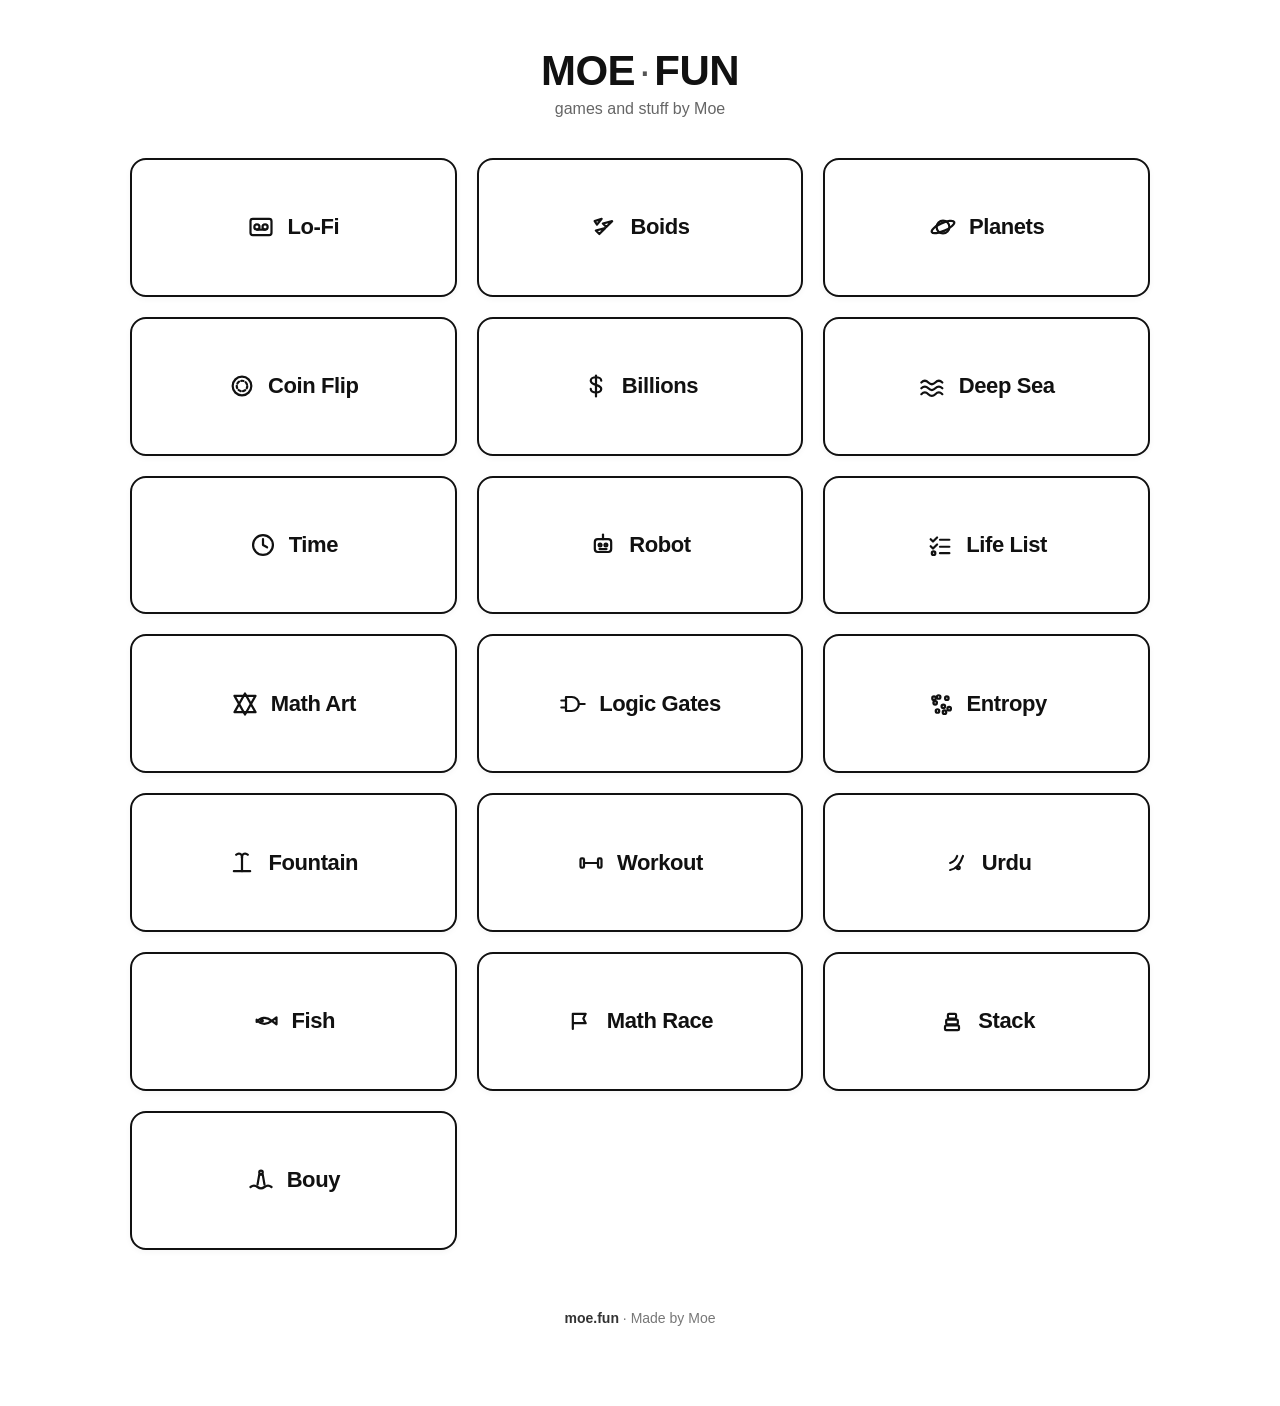
<file: index.html>
<!DOCTYPE html>
<html lang="en">
<head>
    <meta charset="UTF-8">
    <meta name="viewport" content="width=device-width, initial-scale=1.0">
    <title>moe.fun - games and stuff by Moe</title>
    <meta name="description" content="A collection of games, simulations, and interactive web experiments by Moe.">
    <link rel="icon" href="assets/logo.png" type="image/png">
    <link rel="stylesheet" href="styles.css">
</head>
<body>
    <div class="site-wrapper">
        <header class="site-header">
            <h1 class="brand-title">
                <a href="index.html">
                    <span class="brand-text">MOE</span>
                    <span class="brand-dot">·</span>
                    <span class="brand-fun">FUN</span>
                </a>
            </h1>
            <p class="brand-subtitle">games and stuff by Moe</p>
        </header>

        <main class="grid-container" id="cards-grid">
            <!-- Cards populated dynamically by script.js -->
        </main>

        <footer class="site-footer">
            <p><a href="index.html">moe.fun</a> · Made by Moe</p>
        </footer>
    </div>

    <script src="script.js"></script>
</body>
</html>
</file>
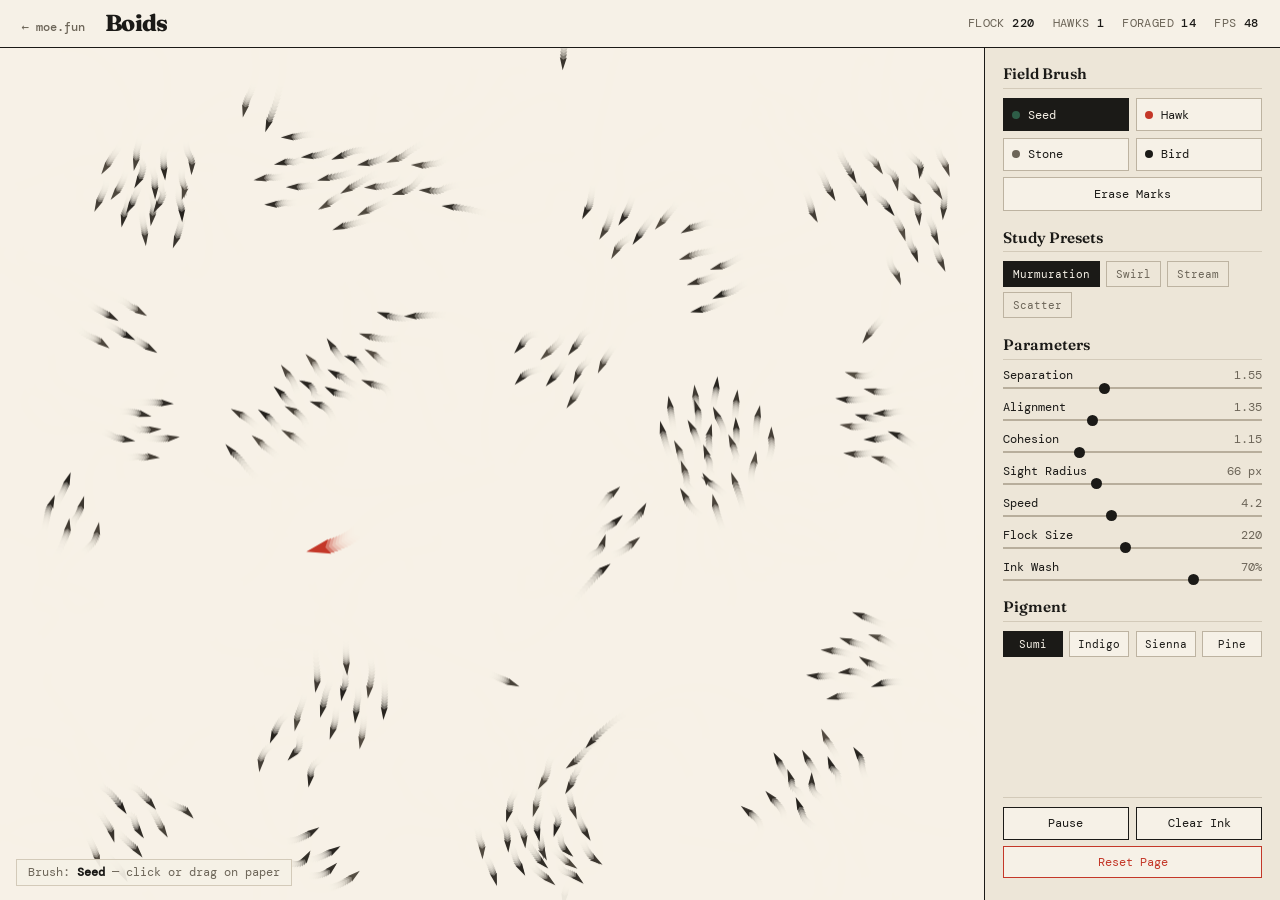
<file: demos/boids-lab/index.html>
<!DOCTYPE html>
<html lang="en">
<head>
    <meta charset="UTF-8">
    <meta name="viewport" content="width=device-width, initial-scale=1.0">
    <title>Boids | moe.fun</title>
    <link rel="icon" href="../../assets/logo.png" type="image/png">
    <link rel="preconnect" href="https://fonts.googleapis.com">
    <link rel="preconnect" href="https://fonts.gstatic.com" crossorigin>
    <link href="https://fonts.googleapis.com/css2?family=DM+Mono:wght@400;500&family=Fraunces:opsz,wght@9..144,600;9..144,800&display=swap" rel="stylesheet">
    <style>
        :root {
            --paper: #f6f1e7;
            --margin: #ede6d8;
            --ink: #1b1a17;
            --ink-muted: #6c6558;
            --rule: #d3cab9;
            --vermilion: #c43728;
            --pine: #2e5d47;
            --indigo: #23456b;
        }

        * { box-sizing: border-box; margin: 0; padding: 0; }

        body {
            font-family: 'DM Mono', monospace;
            background: var(--paper);
            color: var(--ink);
            height: 100vh;
            overflow: hidden;
            display: flex;
            flex-direction: column;
        }

        header {
            background: var(--paper);
            border-bottom: 1.5px solid var(--ink);
            padding: 0.7rem 1.35rem;
            display: flex;
            align-items: center;
            justify-content: space-between;
            gap: 1rem;
            flex-shrink: 0;
        }

        .header-left {
            display: flex;
            align-items: baseline;
            gap: 1.25rem;
        }

        .back-link {
            color: var(--ink-muted);
            text-decoration: none;
            font-size: 0.78rem;
            font-weight: 500;
            border-bottom: 1px solid transparent;
        }
        .back-link:hover { color: var(--ink); border-color: var(--ink); }

        .header-title {
            font-family: 'Fraunces', serif;
            font-size: 1.45rem;
            font-weight: 800;
            letter-spacing: -0.03em;
            line-height: 1;
        }

        .hud-stats {
            display: flex;
            align-items: center;
            gap: 1.15rem;
            font-size: 0.72rem;
            color: var(--ink-muted);
            letter-spacing: 0.03em;
        }
        .hud-stats strong { color: var(--ink); font-weight: 500; }

        .workspace {
            flex: 1;
            display: grid;
            grid-template-columns: 1fr 296px;
            min-height: 0;
        }

        .stage-wrap {
            position: relative;
            width: 100%;
            height: 100%;
            overflow: hidden;
            background: var(--paper);
        }

        #sim-canvas {
            width: 100%;
            height: 100%;
            display: block;
            cursor: crosshair;
            touch-action: none;
        }

        .stage-caption {
            position: absolute;
            bottom: 14px;
            left: 16px;
            background: rgba(246, 241, 231, 0.92);
            border: 1px solid var(--rule);
            padding: 0.32rem 0.7rem;
            font-size: 0.72rem;
            color: var(--ink-muted);
            pointer-events: none;
        }
        .stage-caption strong { color: var(--ink); }

        /* Field-Notebook Sidebar */
        .sidebar {
            background: var(--margin);
            border-left: 1.5px solid var(--ink);
            padding: 1rem 1.1rem 1.35rem;
            overflow-y: auto;
            display: flex;
            flex-direction: column;
            gap: 1.05rem;
        }

        .section-head {
            font-family: 'Fraunces', serif;
            font-size: 0.95rem;
            font-weight: 600;
            color: var(--ink);
            padding-bottom: 0.3rem;
            border-bottom: 1px solid var(--rule);
            margin-bottom: 0.55rem;
        }

        .tools-grid {
            display: grid;
            grid-template-columns: 1fr 1fr;
            gap: 0.4rem;
        }

        .tool-btn {
            font-family: 'DM Mono', monospace;
            font-size: 0.74rem;
            padding: 0.48rem 0.55rem;
            border: 1px solid #bdb3a1;
            background: var(--paper);
            color: var(--ink);
            cursor: pointer;
            text-align: left;
            display: flex;
            align-items: center;
            gap: 0.45rem;
            transition: background 0.12s, border-color 0.12s;
        }
        .tool-btn:hover { border-color: var(--ink); }
        .tool-btn.active {
            background: var(--ink);
            color: var(--paper);
            border-color: var(--ink);
        }
        .tool-btn.span-2 { grid-column: span 2; justify-content: center; }

        .swatch {
            width: 8px;
            height: 8px;
            border-radius: 50%;
            flex-shrink: 0;
        }

        .presets-wrap {
            display: flex;
            flex-wrap: wrap;
            gap: 0.35rem;
        }
        .chip-btn {
            font-family: 'DM Mono', monospace;
            font-size: 0.7rem;
            padding: 0.3rem 0.58rem;
            border: 1px solid #bdb3a1;
            background: transparent;
            color: var(--ink-muted);
            cursor: pointer;
        }
        .chip-btn:hover { color: var(--ink); border-color: var(--ink); }
        .chip-btn.active {
            background: var(--ink);
            border-color: var(--ink);
            color: var(--paper);
        }

        .slider-list {
            display: flex;
            flex-direction: column;
            gap: 0.68rem;
        }
        .slider-item {
            display: flex;
            flex-direction: column;
            gap: 0.25rem;
        }
        .slider-head {
            display: flex;
            justify-content: space-between;
            font-size: 0.72rem;
        }
        .slider-val { color: var(--ink-muted); }

        input[type="range"] {
            -webkit-appearance: none;
            appearance: none;
            width: 100%;
            height: 2px;
            background: #b8ae9c;
            outline: none;
            cursor: pointer;
        }
        input[type="range"]::-webkit-slider-thumb {
            -webkit-appearance: none;
            appearance: none;
            width: 11px;
            height: 11px;
            border-radius: 50%;
            background: var(--ink);
            cursor: pointer;
        }

        .ink-row {
            display: grid;
            grid-template-columns: repeat(4, 1fr);
            gap: 0.4rem;
        }
        .ink-btn {
            font-family: 'DM Mono', monospace;
            font-size: 0.66rem;
            padding: 0.36rem 0.2rem;
            border: 1px solid #bdb3a1;
            background: var(--paper);
            color: var(--ink);
            cursor: pointer;
            text-align: center;
        }
        .ink-btn.active {
            border-color: var(--ink);
            background: var(--ink);
            color: var(--paper);
        }

        .actions-row {
            display: grid;
            grid-template-columns: 1fr 1fr;
            gap: 0.4rem;
            margin-top: auto;
            padding-top: 0.6rem;
            border-top: 1px solid var(--rule);
        }
        .action-btn {
            font-family: 'DM Mono', monospace;
            font-size: 0.72rem;
            padding: 0.48rem 0.5rem;
            border: 1px solid var(--ink);
            background: var(--paper);
            color: var(--ink);
            cursor: pointer;
        }
        .action-btn:hover { background: var(--ink); color: var(--paper); }
        .action-btn.danger { color: var(--vermilion); border-color: var(--vermilion); }
        .action-btn.danger:hover { background: var(--vermilion); color: var(--paper); }

        @media (max-width: 860px) {
            body { height: auto; overflow: auto; }
            .workspace { grid-template-columns: 1fr; }
            .stage-wrap { height: 60vh; min-height: 360px; }
            .sidebar { border-left: none; border-top: 1.5px solid var(--ink); }
            .hud-stats { display: none; }
        }
    </style>
</head>
<body>
    <header>
        <div class="header-left">
            <a href="../../index.html" class="back-link">← moe.fun</a>
            <h1 class="header-title">Boids</h1>
        </div>
        <div class="hud-stats">
            <span>FLOCK <strong id="hud-boids">220</strong></span>
            <span>HAWKS <strong id="hud-preds">1</strong></span>
            <span>FORAGED <strong id="hud-eaten">0</strong></span>
            <span>FPS <strong id="hud-fps">60</strong></span>
        </div>
    </header>

    <div class="workspace">
        <div class="stage-wrap">
            <canvas id="sim-canvas"></canvas>
            <div class="stage-caption" id="stage-hint">Brush: <strong>Seed</strong> — click or drag on paper</div>
        </div>

        <aside class="sidebar">
            <div>
                <div class="section-head">Field Brush</div>
                <div class="tools-grid">
                    <button class="tool-btn active" data-tool="food"><span class="swatch" style="background:#2e5d47"></span>Seed</button>
                    <button class="tool-btn" data-tool="predator"><span class="swatch" style="background:#c43728"></span>Hawk</button>
                    <button class="tool-btn" data-tool="wall"><span class="swatch" style="background:#6c6558"></span>Stone</button>
                    <button class="tool-btn" data-tool="boid"><span class="swatch" style="background:#1b1a17"></span>Bird</button>
                    <button class="tool-btn span-2" data-tool="erase">Erase Marks</button>
                </div>
            </div>

            <div>
                <div class="section-head">Study Presets</div>
                <div class="presets-wrap">
                    <button class="chip-btn active" data-preset="murmuration">Murmuration</button>
                    <button class="chip-btn" data-preset="baitball">Swirl</button>
                    <button class="chip-btn" data-preset="river">Stream</button>
                    <button class="chip-btn" data-preset="chaos">Scatter</button>
                </div>
            </div>

            <div>
                <div class="section-head">Parameters</div>
                <div class="slider-list">
                    <div class="slider-item">
                        <div class="slider-head"><span>Separation</span><span class="slider-val" id="val-sep">1.55</span></div>
                        <input type="range" id="sl-sep" min="0" max="4" step="0.05" value="1.55">
                    </div>
                    <div class="slider-item">
                        <div class="slider-head"><span>Alignment</span><span class="slider-val" id="val-ali">1.35</span></div>
                        <input type="range" id="sl-ali" min="0" max="4" step="0.05" value="1.35">
                    </div>
                    <div class="slider-item">
                        <div class="slider-head"><span>Cohesion</span><span class="slider-val" id="val-coh">1.10</span></div>
                        <input type="range" id="sl-coh" min="0" max="4" step="0.05" value="1.10">
                    </div>
                    <div class="slider-item">
                        <div class="slider-head"><span>Sight Radius</span><span class="slider-val" id="val-rad">64 px</span></div>
                        <input type="range" id="sl-rad" min="25" max="140" step="1" value="64">
                    </div>
                    <div class="slider-item">
                        <div class="slider-head"><span>Speed</span><span class="slider-val" id="val-spd">4.2</span></div>
                        <input type="range" id="sl-spd" min="1.5" max="8" step="0.1" value="4.2">
                    </div>
                    <div class="slider-item">
                        <div class="slider-head"><span>Flock Size</span><span class="slider-val" id="val-cnt">220</span></div>
                        <input type="range" id="sl-cnt" min="40" max="420" step="10" value="220">
                    </div>
                    <div class="slider-item">
                        <div class="slider-head"><span>Ink Wash</span><span class="slider-val" id="val-trl">70%</span></div>
                        <input type="range" id="sl-trl" min="0" max="94" step="1" value="70">
                    </div>
                </div>
            </div>

            <div>
                <div class="section-head">Pigment</div>
                <div class="ink-row">
                    <button class="ink-btn active" data-palette="sumi">Sumi</button>
                    <button class="ink-btn" data-palette="indigo">Indigo</button>
                    <button class="ink-btn" data-palette="ochre">Sienna</button>
                    <button class="ink-btn" data-palette="pine">Pine</button>
                </div>
            </div>

            <div class="actions-row">
                <button class="action-btn" id="btn-pause">Pause</button>
                <button class="action-btn" id="btn-clear-objs">Clear Ink</button>
                <button class="action-btn danger" id="btn-reset" style="grid-column:span 2">Reset Page</button>
            </div>
        </aside>
    </div>

    <script>
    (() => {
        const canvas = document.getElementById('sim-canvas');
        const ctx = canvas.getContext('2d');

        const PALETTES = {
            sumi:   { h: 35,  s: 12, lMin: 12, lMax: 30 },
            indigo: { h: 212, s: 52, lMin: 20, lMax: 38 },
            ochre:  { h: 20,  s: 58, lMin: 28, lMax: 44 },
            pine:   { h: 152, s: 38, lMin: 20, lMax: 36 }
        };

        const TOOL_HINTS = {
            food:     'Brush: <strong>Seed</strong> — click or drag to scatter seeds',
            predator: 'Brush: <strong>Hawk</strong> — click to release a predator',
            wall:     'Brush: <strong>Stone</strong> — drag to place barrier stones',
            boid:     'Brush: <strong>Bird</strong> — click or drag to add birds',
            erase:    'Brush: <strong>Erase</strong> — drag over stones, seeds, or hawks'
        };

        const cfg = {
            sep: 1.55, ali: 1.35, coh: 1.10, radius: 64, maxSpeed: 4.2,
            targetCount: 220, trail: 70, palette: 'sumi', tool: 'food', paused: false
        };

        let W = 800, H = 600;
        let boids = [], foods = [], predators = [], walls = [], sparks = [];
        let foodEaten = 0;

        function resize() {
            const rect = canvas.parentElement.getBoundingClientRect();
            W = Math.max(300, Math.floor(rect.width));
            H = Math.max(300, Math.floor(rect.height));
            canvas.width = W;
            canvas.height = H;
            ctx.fillStyle = '#f6f1e7';
            ctx.fillRect(0, 0, W, H);
        }
        window.addEventListener('resize', resize);

        function createBoid(x, y) {
            const a = Math.random() * Math.PI * 2, s = 2 + Math.random() * 2;
            return { x: x ?? Math.random() * W, y: y ?? Math.random() * H, vx: Math.cos(a) * s, vy: Math.sin(a) * s, boost: 0, seed: Math.random() };
        }
        function createPredator(x, y) {
            const a = Math.random() * Math.PI * 2;
            return { x: x ?? W * 0.5, y: y ?? H * 0.5, vx: Math.cos(a) * 3.2, vy: Math.sin(a) * 3.2 };
        }
        function spawnSparks(x, y, color, count = 7) {
            for (let i = 0; i < count; i++) {
                const a = Math.random() * Math.PI * 2, s = 0.8 + Math.random() * 2.2;
                sparks.push({ x, y, vx: Math.cos(a) * s, vy: Math.sin(a) * s, life: 1, color });
            }
        }
        function syncBoidCount() {
            while (boids.length < cfg.targetCount) boids.push(createBoid());
            if (boids.length > cfg.targetCount) boids.length = cfg.targetCount;
        }

        function applyPreset(name) {
            document.querySelectorAll('.chip-btn').forEach(b => b.classList.toggle('active', b.dataset.preset === name));
            if (name === 'murmuration') {
                Object.assign(cfg, { sep: 1.55, ali: 1.35, coh: 1.15, radius: 66, maxSpeed: 4.2, targetCount: 220, trail: 70 });
                predators = [createPredator(W * 0.5, H * 0.5)];
            } else if (name === 'baitball') {
                Object.assign(cfg, { sep: 1.15, ali: 1.0, coh: 2.6, radius: 85, maxSpeed: 4.5, targetCount: 260, trail: 64 });
                predators = [createPredator(W * 0.35, H * 0.4), createPredator(W * 0.65, H * 0.6)];
            } else if (name === 'river') {
                Object.assign(cfg, { sep: 1.1, ali: 2.8, coh: 0.75, radius: 75, maxSpeed: 5.2, targetCount: 240, trail: 86 });
                predators = [];
            } else if (name === 'chaos') {
                Object.assign(cfg, { sep: 2.9, ali: 0.4, coh: 0.9, radius: 50, maxSpeed: 6.4, targetCount: 260, trail: 52 });
                predators = [createPredator(W * 0.5, H * 0.5)];
            }
            syncBoidCount();
            syncSlidersUI();
        }

        function syncSlidersUI() {
            const set = (id, vId, v, f) => { document.getElementById(id).value = v; document.getElementById(vId).textContent = f(v); };
            set('sl-sep', 'val-sep', cfg.sep, v => v.toFixed(2));
            set('sl-ali', 'val-ali', cfg.ali, v => v.toFixed(2));
            set('sl-coh', 'val-coh', cfg.coh, v => v.toFixed(2));
            set('sl-rad', 'val-rad', cfg.radius, v => `${v} px`);
            set('sl-spd', 'val-spd', cfg.maxSpeed, v => v.toFixed(1));
            set('sl-cnt', 'val-cnt', cfg.targetCount, v => String(v));
            set('sl-trl', 'val-trl', cfg.trail, v => `${v}%`);
        }

        const grid = new Map();
        function updateSimulation() {
            const cellSize = Math.max(30, cfg.radius);
            grid.clear();
            for (let i = 0; i < boids.length; i++) {
                const b = boids[i];
                const key = `${Math.floor(b.x / cellSize)},${Math.floor(b.y / cellSize)}`;
                let bucket = grid.get(key);
                if (!bucket) { bucket = []; grid.set(key, bucket); }
                bucket.push(b);
            }

            const radSq = cfg.radius * cfg.radius;
            const sepDistSq = (cfg.radius * 0.42) ** 2;
            const maxForce = 0.16;

            for (let i = 0; i < boids.length; i++) {
                const b = boids[i];
                const gx = Math.floor(b.x / cellSize), gy = Math.floor(b.y / cellSize);
                let sepX = 0, sepY = 0, sepN = 0, aliX = 0, aliY = 0, aliN = 0, cohX = 0, cohY = 0, cohN = 0;

                for (let dx = -1; dx <= 1; dx++) {
                    for (let dy = -1; dy <= 1; dy++) {
                        const bucket = grid.get(`${gx + dx},${gy + dy}`);
                        if (!bucket) continue;
                        for (let j = 0; j < bucket.length; j++) {
                            const o = bucket[j];
                            if (o === b) continue;
                            const ddx = o.x - b.x, ddy = o.y - b.y, d2 = ddx * ddx + ddy * ddy;
                            if (d2 > 0 && d2 < radSq) {
                                aliX += o.vx; aliY += o.vy; aliN++;
                                cohX += o.x;  cohY += o.y;  cohN++;
                                if (d2 < sepDistSq) {
                                    const inv = 1 / Math.sqrt(d2);
                                    sepX -= ddx * inv * inv; sepY -= ddy * inv * inv; sepN++;
                                }
                            }
                        }
                    }
                }

                let ax = 0, ay = 0;
                if (sepN > 0) { const m = Math.hypot(sepX, sepY) || 1; ax += ((sepX / m) * cfg.maxSpeed - b.vx) * 0.06 * cfg.sep; ay += ((sepY / m) * cfg.maxSpeed - b.vy) * 0.06 * cfg.sep; }
                if (aliN > 0) { aliX /= aliN; aliY /= aliN; const m = Math.hypot(aliX, aliY) || 1; ax += ((aliX / m) * cfg.maxSpeed - b.vx) * 0.05 * cfg.ali; ay += ((aliY / m) * cfg.maxSpeed - b.vy) * 0.05 * cfg.ali; }
                if (cohN > 0) { const tx = cohX / cohN - b.x, ty = cohY / cohN - b.y, m = Math.hypot(tx, ty) || 1; ax += ((tx / m) * cfg.maxSpeed - b.vx) * 0.045 * cfg.coh; ay += ((ty / m) * cfg.maxSpeed - b.vy) * 0.045 * cfg.coh; }

                for (let f = foods.length - 1; f >= 0; f--) {
                    const food = foods[f], ddx = food.x - b.x, ddy = food.y - b.y, d2 = ddx * ddx + ddy * ddy;
                    if (d2 < 190 * 190) {
                        const d = Math.sqrt(d2) || 1;
                        ax += (ddx / d) * 0.24; ay += (ddy / d) * 0.24;
                        if (d < 13) {
                            food.energy--; b.boost = 1; foodEaten++;
                            spawnSparks(food.x, food.y, '#2e5d47', 5);
                            if (food.energy <= 0) foods.splice(f, 1);
                        }
                    }
                }
                for (let p = 0; p < predators.length; p++) {
                    const pred = predators[p], ddx = b.x - pred.x, ddy = b.y - pred.y, d2 = ddx * ddx + ddy * ddy;
                    if (d2 < 145 * 145 && d2 > 0.01) {
                        const d = Math.sqrt(d2), str = (1 - d / 145) * 0.95;
                        ax += (ddx / d) * str; ay += (ddy / d) * str;
                    }
                }
                for (let w = 0; w < walls.length; w++) {
                    const wall = walls[w], ddx = b.x - wall.x, ddy = b.y - wall.y, d2 = ddx * ddx + ddy * ddy, ar = wall.r + 36;
                    if (d2 < ar * ar && d2 > 0.01) {
                        const d = Math.sqrt(d2), push = (1 - d / ar) * 1.15;
                        ax += (ddx / d) * push; ay += (ddy / d) * push;
                    }
                }

                const m = 42;
                if (b.x < m) ax += 0.28; else if (b.x > W - m) ax -= 0.28;
                if (b.y < m) ay += 0.28; else if (b.y > H - m) ay -= 0.28;

                const aMag = Math.hypot(ax, ay);
                if (aMag > maxForce * 5) { ax = (ax / aMag) * maxForce * 5; ay = (ay / aMag) * maxForce * 5; }

                b.vx += ax; b.vy += ay;
                b.boost = Math.max(0, b.boost - 0.025);

                const topSpd = cfg.maxSpeed * (1 + b.boost * 0.45);
                const spd = Math.hypot(b.vx, b.vy) || 1;
                const minSpd = cfg.maxSpeed * 0.48;
                if (spd > topSpd) { b.vx = (b.vx / spd) * topSpd; b.vy = (b.vy / spd) * topSpd; }
                else if (spd < minSpd) { b.vx = (b.vx / spd) * minSpd; b.vy = (b.vy / spd) * minSpd; }

                b.x += b.vx; b.y += b.vy;
                if (b.x < 0) b.x = W; else if (b.x > W) b.x = 0;
                if (b.y < 0) b.y = H; else if (b.y > H) b.y = 0;
            }

            for (let p = 0; p < predators.length; p++) {
                const pred = predators[p];
                let cx = 0, cy = 0, count = 0;
                for (let i = 0; i < boids.length; i++) {
                    const b = boids[i];
                    if ((b.x - pred.x) ** 2 + (b.y - pred.y) ** 2 < 240 * 240) { cx += b.x; cy += b.y; count++; }
                }
                if (count > 0) {
                    const tx = cx / count - pred.x, ty = cy / count - pred.y, d = Math.hypot(tx, ty) || 1;
                    pred.vx += (tx / d) * 0.14; pred.vy += (ty / d) * 0.14;
                }
                for (let w = 0; w < walls.length; w++) {
                    const wall = walls[w], ddx = pred.x - wall.x, ddy = pred.y - wall.y, d2 = ddx * ddx + ddy * ddy, ar = wall.r + 34;
                    if (d2 < ar * ar && d2 > 0.01) { const d = Math.sqrt(d2); pred.vx += (ddx / d) * 0.7; pred.vy += (ddy / d) * 0.7; }
                }
                const m = 55;
                if (pred.x < m) pred.vx += 0.25; else if (pred.x > W - m) pred.vx -= 0.25;
                if (pred.y < m) pred.vy += 0.25; else if (pred.y > H - m) pred.vy -= 0.25;
                const ps = Math.hypot(pred.vx, pred.vy) || 1, pm = cfg.maxSpeed * 0.88;
                pred.vx = (pred.vx / ps) * Math.min(ps, pm); pred.vy = (pred.vy / ps) * Math.min(ps, pm);
                pred.x = Math.max(10, Math.min(W - 10, pred.x + pred.vx));
                pred.y = Math.max(10, Math.min(H - 10, pred.y + pred.vy));
            }

            for (let i = sparks.length - 1; i >= 0; i--) {
                const s = sparks[i];
                s.x += s.vx; s.y += s.vy; s.vx *= 0.93; s.vy *= 0.93; s.life -= 0.04;
                if (s.life <= 0) sparks.splice(i, 1);
            }
        }

        function drawFrame() {
            // Archival paper wash fade
            const alpha = 1 - (cfg.trail / 100) * 0.91;
            ctx.fillStyle = `rgba(246, 241, 231, ${alpha.toFixed(3)})`;
            ctx.fillRect(0, 0, W, H);

            // Stones (walls)
            for (let i = 0; i < walls.length; i++) {
                const w = walls[i];
                ctx.fillStyle = '#d9d0be';
                ctx.strokeStyle = '#575044';
                ctx.lineWidth = 1.4;
                ctx.beginPath();
                ctx.arc(w.x, w.y, w.r, 0, Math.PI * 2);
                ctx.fill();
                ctx.stroke();
            }

            // Seeds (food)
            for (let i = 0; i < foods.length; i++) {
                const f = foods[i];
                const r = 3.5 + f.energy * 0.9;
                ctx.fillStyle = '#2e5d47';
                ctx.beginPath();
                ctx.arc(f.x, f.y, r, 0, Math.PI * 2);
                ctx.fill();
                ctx.strokeStyle = 'rgba(46, 93, 71, 0.32)';
                ctx.lineWidth = 1;
                ctx.beginPath();
                ctx.arc(f.x, f.y, r + 5, 0, Math.PI * 2);
                ctx.stroke();
            }

            // Ink Boids (swallow/sparrow silhouette)
            const pal = PALETTES[cfg.palette];
            for (let i = 0; i < boids.length; i++) {
                const b = boids[i];
                const angle = Math.atan2(b.vy, b.vx);
                const l = pal.lMin + (pal.lMax - pal.lMin) * b.seed;
                ctx.save();
                ctx.translate(b.x, b.y);
                ctx.rotate(angle);
                ctx.fillStyle = `hsl(${pal.h}, ${pal.s}%, ${l}%)`;
                ctx.beginPath();
                ctx.moveTo(8, 0);
                ctx.lineTo(-5, -3.5);
                ctx.lineTo(-2.5, 0);
                ctx.lineTo(-5, 3.5);
                ctx.closePath();
                ctx.fill();
                ctx.restore();
            }

            // Hawks (vermilion ink kites)
            for (let i = 0; i < predators.length; i++) {
                const p = predators[i];
                const angle = Math.atan2(p.vy, p.vx);
                ctx.save();
                ctx.translate(p.x, p.y);
                ctx.rotate(angle);
                ctx.fillStyle = '#c43728';
                ctx.beginPath();
                ctx.moveTo(15, 0);
                ctx.lineTo(-9, -7.5);
                ctx.lineTo(-4.5, 0);
                ctx.lineTo(-9, 7.5);
                ctx.closePath();
                ctx.fill();
                ctx.restore();
            }

            // Ink splatter sparks
            for (let i = 0; i < sparks.length; i++) {
                const s = sparks[i];
                ctx.globalAlpha = Math.max(0, s.life);
                ctx.fillStyle = s.color;
                ctx.beginPath();
                ctx.arc(s.x, s.y, 1.8, 0, Math.PI * 2);
                ctx.fill();
            }
            ctx.globalAlpha = 1;
        }

        let isDown = false, lastPlace = 0;
        function applyTool(x, y, isDrag) {
            const now = performance.now();
            if (cfg.tool === 'food') {
                if (isDrag && now - lastPlace < 90) return;
                if (foods.length < 40) foods.push({ x, y, energy: 6 });
                spawnSparks(x, y, '#2e5d47', 4);
                lastPlace = now;
            } else if (cfg.tool === 'predator') {
                if (isDrag) return;
                if (predators.length < 10) predators.push(createPredator(x, y));
                spawnSparks(x, y, '#c43728', 8);
            } else if (cfg.tool === 'wall') {
                if (walls.length < 220) {
                    const last = walls[walls.length - 1];
                    if (!last || Math.hypot(last.x - x, last.y - y) > 16) walls.push({ x, y, r: 12 });
                }
            } else if (cfg.tool === 'boid') {
                if (isDrag && now - lastPlace < 45) return;
                if (boids.length < 500) {
                    boids.push(createBoid(x, y));
                    cfg.targetCount = boids.length;
                    document.getElementById('val-cnt').textContent = boids.length;
                }
                lastPlace = now;
            } else if (cfg.tool === 'erase') {
                const er = 36;
                walls = walls.filter(w => Math.hypot(w.x - x, w.y - y) > er);
                foods = foods.filter(f => Math.hypot(f.x - x, f.y - y) > er);
                predators = predators.filter(p => Math.hypot(p.x - x, p.y - y) > er);
            }
        }
        function getPos(e) { const r = canvas.getBoundingClientRect(); return { x: e.clientX - r.left, y: e.clientY - r.top }; }
        canvas.addEventListener('pointerdown', e => { isDown = true; canvas.setPointerCapture(e.pointerId); const p = getPos(e); applyTool(p.x, p.y, false); });
        canvas.addEventListener('pointermove', e => { if (!isDown) return; const p = getPos(e); applyTool(p.x, p.y, true); });
        window.addEventListener('pointerup', () => { isDown = false; });

        document.querySelectorAll('.tool-btn').forEach(btn => btn.addEventListener('click', () => {
            cfg.tool = btn.dataset.tool;
            document.querySelectorAll('.tool-btn').forEach(b => b.classList.toggle('active', b === btn));
            document.getElementById('stage-hint').innerHTML = TOOL_HINTS[cfg.tool];
        }));
        document.querySelectorAll('.chip-btn').forEach(btn => btn.addEventListener('click', () => applyPreset(btn.dataset.preset)));
        document.querySelectorAll('.ink-btn').forEach(btn => btn.addEventListener('click', () => {
            cfg.palette = btn.dataset.palette;
            document.querySelectorAll('.ink-btn').forEach(b => b.classList.toggle('active', b === btn));
        }));

        const bindSlider = (id, vId, key, f, cb) => document.getElementById(id).addEventListener('input', e => {
            cfg[key] = Number(e.target.value);
            document.getElementById(vId).textContent = f(cfg[key]);
            if (cb) cb();
        });
        bindSlider('sl-sep', 'val-sep', 'sep', v => v.toFixed(2));
        bindSlider('sl-ali', 'val-ali', 'ali', v => v.toFixed(2));
        bindSlider('sl-coh', 'val-coh', 'coh', v => v.toFixed(2));
        bindSlider('sl-rad', 'val-rad', 'radius', v => `${v} px`);
        bindSlider('sl-spd', 'val-spd', 'maxSpeed', v => v.toFixed(1));
        bindSlider('sl-cnt', 'val-cnt', 'targetCount', v => String(v), syncBoidCount);
        bindSlider('sl-trl', 'val-trl', 'trail', v => `${v}%`);

        document.getElementById('btn-pause').addEventListener('click', () => {
            cfg.paused = !cfg.paused;
            document.getElementById('btn-pause').textContent = cfg.paused ? 'Resume' : 'Pause';
        });
        document.getElementById('btn-clear-objs').addEventListener('click', () => { foods = []; walls = []; predators = []; });
        document.getElementById('btn-reset').addEventListener('click', () => { foods = []; walls = []; foodEaten = 0; boids = []; applyPreset('murmuration'); });

        let frames = 0, lastFps = performance.now();
        function loop(now) {
            requestAnimationFrame(loop);
            if (!cfg.paused) updateSimulation();
            drawFrame();
            frames++;
            if (now - lastFps >= 500) {
                document.getElementById('hud-fps').textContent = Math.round((frames * 1000) / (now - lastFps));
                document.getElementById('hud-boids').textContent = boids.length;
                document.getElementById('hud-preds').textContent = predators.length;
                document.getElementById('hud-eaten').textContent = foodEaten;
                frames = 0; lastFps = now;
            }
        }

        resize();
        applyPreset('murmuration');
        foods.push({ x: W * 0.32, y: H * 0.48, energy: 7 }, { x: W * 0.68, y: H * 0.52, energy: 7 });
        requestAnimationFrame(loop);
    })();
    </script>
</body>
</html>
</file>
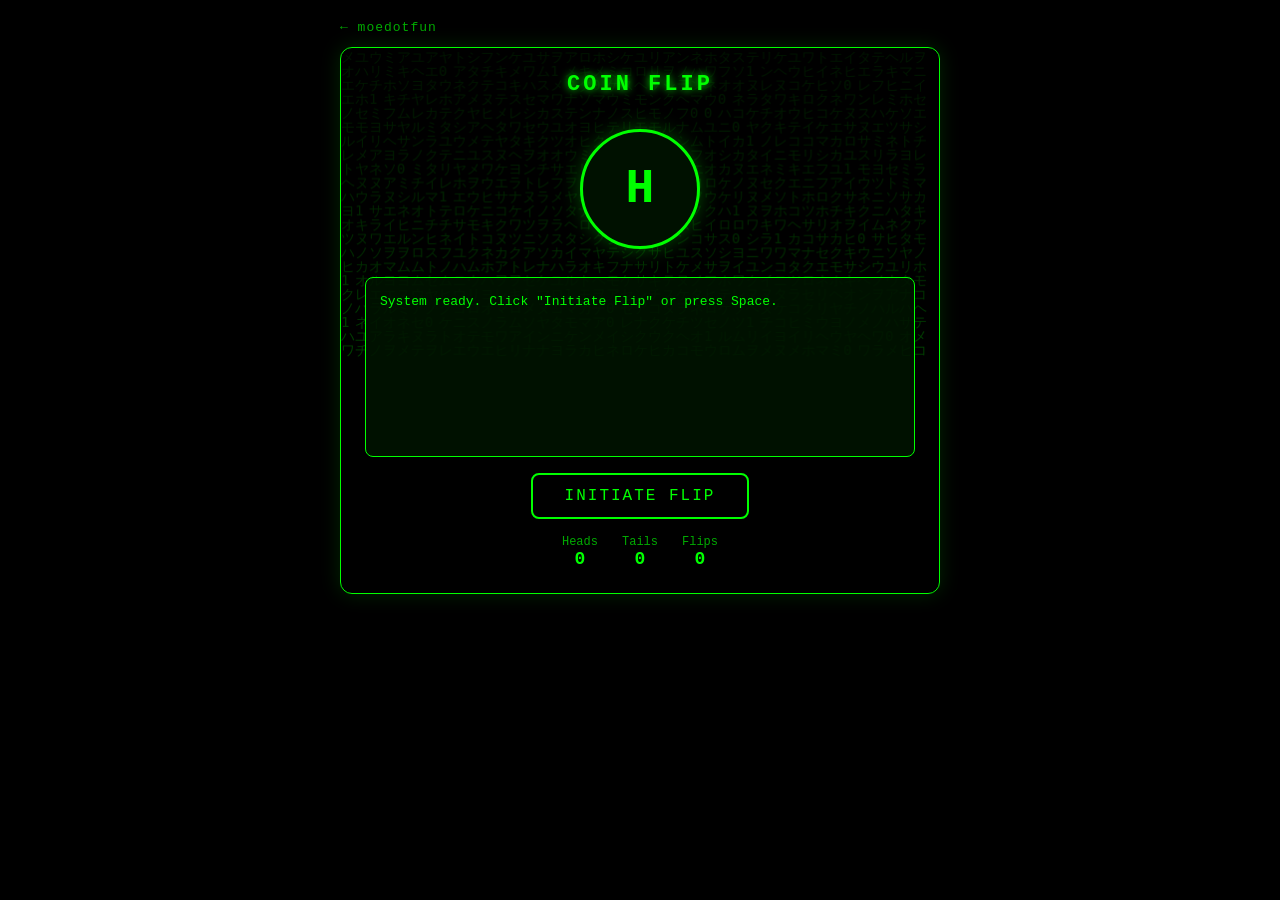
<file: demos/coinflip/index.html>
<!DOCTYPE html>
<html lang="en">

<head>
    <meta charset="UTF-8">
    <meta name="viewport" content="width=device-width, initial-scale=1.0">
    <title>Coin Flip | moedotfun</title>
    <style>
        * {
            margin: 0;
            padding: 0;
            box-sizing: border-box;
        }

        body {
            background: #000;
            color: #0f0;
            font-family: 'Courier New', Courier, monospace;
            display: flex;
            flex-direction: column;
            align-items: center;
            min-height: 100vh;
            padding: 20px;
        }

        .back-nav {
            width: 100%;
            max-width: 600px;
            margin-bottom: 12px;
            display: flex;
            justify-content: flex-start;
        }

        .back-nav a {
            color: #0a0;
            text-decoration: none;
            font-size: 13px;
            letter-spacing: 1px;
            transition: color 0.2s;
        }

        .back-nav a:hover {
            color: #0f0;
            text-shadow: 0 0 8px #0f0;
        }

        .container {
            width: 100%;
            max-width: 600px;
            position: relative;
            background: #000;
            border: 1px solid #0f0;
            border-radius: 12px;
            overflow: hidden;
            padding: 24px;
            box-shadow: 0 0 20px rgba(0, 255, 0, 0.15);
        }

        canvas {
            position: absolute;
            top: 0;
            left: 0;
            width: 100%;
            height: 100%;
            opacity: 0.25;
            pointer-events: none;
            z-index: 0;
        }

        .content {
            position: relative;
            z-index: 1;
            display: flex;
            flex-direction: column;
            align-items: center;
            gap: 16px;
        }

        h1 {
            font-size: 22px;
            font-weight: bold;
            color: #0f0;
            text-shadow: 0 0 8px #0f0;
            letter-spacing: 3px;
            margin-bottom: 4px;
            text-align: center;
        }

        .coin-scene {
            width: 120px;
            height: 120px;
            perspective: 600px;
            margin: 12px 0;
            cursor: pointer;
        }

        .coin {
            width: 100%;
            height: 100%;
            position: relative;
            transform-style: preserve-3d;
            transition: transform 0.1s;
        }

        .coin-face {
            position: absolute;
            width: 120px;
            height: 120px;
            border-radius: 50%;
            backface-visibility: hidden;
            display: flex;
            align-items: center;
            justify-content: center;
            font-size: 48px;
            font-weight: bold;
            border: 3px solid #0f0;
            box-shadow: 0 0 20px rgba(0, 255, 0, 0.3);
            background: #001100;
            color: #0f0;
            user-select: none;
        }

        .coin-back {
            transform: rotateY(180deg);
        }

        .terminal {
            width: 100%;
            background: rgba(0, 20, 0, 0.88);
            border: 1px solid #0f0;
            border-radius: 8px;
            padding: 14px;
            font-size: 13px;
            line-height: 1.6;
            min-height: 180px;
            max-height: 220px;
            overflow-y: auto;
        }

        .line {
            opacity: 0;
            animation: fadeIn 0.3s forwards;
            white-space: pre-wrap;
            word-break: break-all;
        }

        .line.source {
            color: #0f0;
        }

        .line.op {
            color: #0ff;
        }

        .line.destruct {
            color: #ff0;
        }

        .line.result {
            color: #f0f;
            font-weight: bold;
        }

        .line.final {
            color: #fff;
            font-size: 16px;
            text-shadow: 0 0 10px #0f0;
        }

        @keyframes fadeIn {
            to {
                opacity: 1;
            }
        }

        button {
            background: transparent;
            color: #0f0;
            border: 2px solid #0f0;
            padding: 12px 32px;
            font-size: 16px;
            font-family: inherit;
            cursor: pointer;
            border-radius: 8px;
            text-transform: uppercase;
            letter-spacing: 2px;
            transition: all 0.2s;
        }

        button:hover:not(:disabled) {
            background: #0f0;
            color: #000;
            box-shadow: 0 0 20px #0f0;
        }

        button:disabled {
            opacity: 0.4;
            cursor: not-allowed;
        }

        .stats {
            display: flex;
            gap: 24px;
            font-size: 12px;
            color: #0a0;
        }

        .stat {
            display: flex;
            flex-direction: column;
            align-items: center;
        }

        .stat-val {
            font-size: 18px;
            color: #0f0;
            font-weight: bold;
        }
    </style>
</head>

<body>

    <div class="back-nav">
        <a href="../../">&larr; moedotfun</a>
    </div>

    <div class="container" id="root">
        <canvas id="matrixCanvas"></canvas>
        <div class="content">
            <h1>COIN FLIP</h1>

            <div class="coin-scene" id="coinScene" title="Click to flip">
                <div class="coin" id="coin">
                    <div class="coin-face">H</div>
                    <div class="coin-face coin-back">T</div>
                </div>
            </div>

            <div class="terminal" id="terminal">
                <div class="line source">System ready. Click "Initiate Flip" or press Space.</div>
            </div>

            <button id="flipBtn" onclick="startFlip()">Initiate Flip</button>

            <div class="stats">
                <div class="stat"><span>Heads</span><span class="stat-val" id="headsCount">0</span></div>
                <div class="stat"><span>Tails</span><span class="stat-val" id="tailsCount">0</span></div>
                <div class="stat"><span>Flips</span><span class="stat-val" id="flipCount">0</span></div>
            </div>
        </div>
    </div>

    <script>
        (function () {
            const canvas = document.getElementById('matrixCanvas');
            const ctx = canvas.getContext('2d');
            const terminal = document.getElementById('terminal');
            const coin = document.getElementById('coin');
            const coinScene = document.getElementById('coinScene');
            const flipBtn = document.getElementById('flipBtn');
            const headsCount = document.getElementById('headsCount');
            const tailsCount = document.getElementById('tailsCount');
            const flipCount = document.getElementById('flipCount');

            const headsAudio = new Audio('heads.mp3');
            const tailsAudio = new Audio('tails.mp3');

            let stats = { heads: 0, tails: 0, total: 0 };
            let isFlipping = false;
            let mouseX = 0, mouseY = 0;

            function resizeCanvas() {
                const rect = document.getElementById('root').getBoundingClientRect();
                canvas.width = rect.width;
                canvas.height = rect.height;
            }
            resizeCanvas();
            window.addEventListener('resize', resizeCanvas);

            const chars = '01アイウエオカキクケコサシスセソタチツテトナニヌネノハヒフヘホマミムメモヤユヨラリルレロワヲン';
            const fontSize = 14;
            let columns = Math.floor(canvas.width / fontSize);
            let drops = Array(columns).fill(1);

            window.addEventListener('resize', () => { resizeCanvas(); initMatrix(); });
            function initMatrix() {
                columns = Math.floor(canvas.width / fontSize);
                drops = Array(columns).fill(1);
            }

            function drawMatrix() {
                ctx.fillStyle = 'rgba(0, 0, 0, 0.05)';
                ctx.fillRect(0, 0, canvas.width, canvas.height);
                ctx.fillStyle = '#0f0';
                ctx.font = fontSize + 'px monospace';
                for (let i = 0; i < drops.length; i++) {
                    const text = chars[Math.floor(Math.random() * chars.length)];
                    ctx.fillText(text, i * fontSize, drops[i] * fontSize);
                    if (drops[i] * fontSize > canvas.height && Math.random() > 0.975) drops[i] = 0;
                    drops[i]++;
                }
            }
            setInterval(drawMatrix, 50);

            document.addEventListener('mousemove', (e) => {
                mouseX = e.clientX;
                mouseY = e.clientY;
            });

            document.addEventListener('keydown', (e) => {
                if ((e.code === 'Space' || e.code === 'Enter') && !isFlipping) {
                    e.preventDefault();
                    startFlip();
                }
            });

            coinScene.addEventListener('click', () => {
                if (!isFlipping) startFlip();
            });

            function log(text, cls = 'source', delay = 0) {
                return new Promise(resolve => {
                    setTimeout(() => {
                        const div = document.createElement('div');
                        div.className = 'line ' + cls;
                        div.textContent = text;
                        terminal.appendChild(div);
                        terminal.scrollTop = terminal.scrollHeight;
                        resolve();
                    }, delay);
                });
            }

            function clearTerminal() { terminal.innerHTML = ''; }

            function djb2(str) {
                let hash = 5381;
                for (let i = 0; i < str.length; i++) {
                    hash = ((hash << 5) + hash) + str.charCodeAt(i);
                    hash = hash & 0xFFFFFFFF;
                }
                return hash >>> 0;
            }

            function rotl(n, b) {
                return ((n << b) | (n >>> (32 - b))) >>> 0;
            }

            function toHex(n) {
                return '0x' + (n >>> 0).toString(16).padStart(8, '0');
            }

            async function startFlip() {
                if (isFlipping) return;
                isFlipping = true;
                flipBtn.disabled = true;
                clearTerminal();

                const s1 = Math.random();
                const s2 = Date.now();
                const s3 = performance.now();
                const s4 = mouseX || Math.random() * 1920;
                const s5 = mouseY || Math.random() * 1080;
                const s6 = (window.screen.width * window.screen.height) + (window.devicePixelRatio * 1000);
                const s7 = (() => {
                    try {
                        const arr = new Uint32Array(1);
                        crypto.getRandomValues(arr);
                        return arr[0];
                    } catch (e) { return Math.floor(Math.random() * 4294967296); }
                })();

                await log('>>> ENTROPY HARVESTING INITIATED <<<', 'source', 100);
                await log(`SRC[1] Math.random()      = ${s1.toFixed(16)}`, 'source', 150);
                await log(`SRC[2] Date.now()          = ${s2}`, 'source', 150);
                await log(`SRC[3] performance.now()   = ${s3.toFixed(6)}`, 'source', 150);
                await log(`SRC[4] Mouse X coordinate  = ${s4.toFixed(2)}`, 'source', 150);
                await log(`SRC[5] Mouse Y coordinate  = ${s5.toFixed(2)}`, 'source', 150);
                await log(`SRC[6] Screen fingerprint  = ${s6}`, 'source', 150);
                await log(`SRC[7] crypto.getRandom()  = ${s7} (${toHex(s7)})`, 'source', 150);

                await log('', 'source', 200);
                await log('>>> DESTRUCTIVE MIXING <<<', 'destruct', 200);

                const step1 = (s1 * s2 * s3 * s4 * s5 * s6 * s7);
                await log(`MUL(ALL) = ${step1.toExponential(6)}`, 'op', 180);

                const step2 = step1 % 4294967296;
                await log(`MOD(2^32) = ${toHex(step2)}`, 'op', 180);

                const step3 = (step2 ^ s2) >>> 0;
                await log(`XOR(Date) = ${toHex(step3)}`, 'op', 180);

                const step4 = rotl(step3, 17);
                await log(`ROTL(17)  = ${toHex(step4)}`, 'op', 180);

                const step5 = djb2(toHex(step4));
                await log(`DJB2(hex) = ${toHex(step5)}`, 'op', 180);

                const step6 = (((step5 ^ s7) ^ (s6 >>> 0)) ^ (s3 >>> 0)) >>> 0;
                await log(`XOR_CASCADE = ${toHex(step6)}`, 'op', 180);

                const final = step6 % 2;
                await log(`MOD(2)    = ${final}`, 'result', 250);
                await log('', 'source', 150);

                const result = final === 0 ? 'heads' : 'tails';
                let angle = 0;
                let speed = 30;
                const decel = 0.985;

                function animateCoin() {
                    angle += speed;
                    speed *= decel;
                    coin.style.transform = `rotateY(${angle}deg)`;
                    if (speed > 0.5) {
                        requestAnimationFrame(animateCoin);
                    } else {
                        coin.style.transform = `rotateY(${result === 'heads' ? 0 : 180}deg)`;
                        finishFlip(result);
                    }
                }
                animateCoin();
            }

            function playAudio(result) {
                const audio = result === 'heads' ? headsAudio : tailsAudio;
                audio.currentTime = 0;
                audio.play().catch(err => console.warn('Audio playback notice:', err));
            }

            async function finishFlip(result) {
                playAudio(result);
                await log(`>>> RESULT: ${result.toUpperCase()} <<<`, 'final', 200);
                stats.total++;
                if (result === 'heads') stats.heads++;
                else stats.tails++;
                headsCount.textContent = stats.heads;
                tailsCount.textContent = stats.tails;
                flipCount.textContent = stats.total;
                isFlipping = false;
                flipBtn.disabled = false;
            }

            window.startFlip = startFlip;
        })();
    </script>

</body>

</html>
</file>
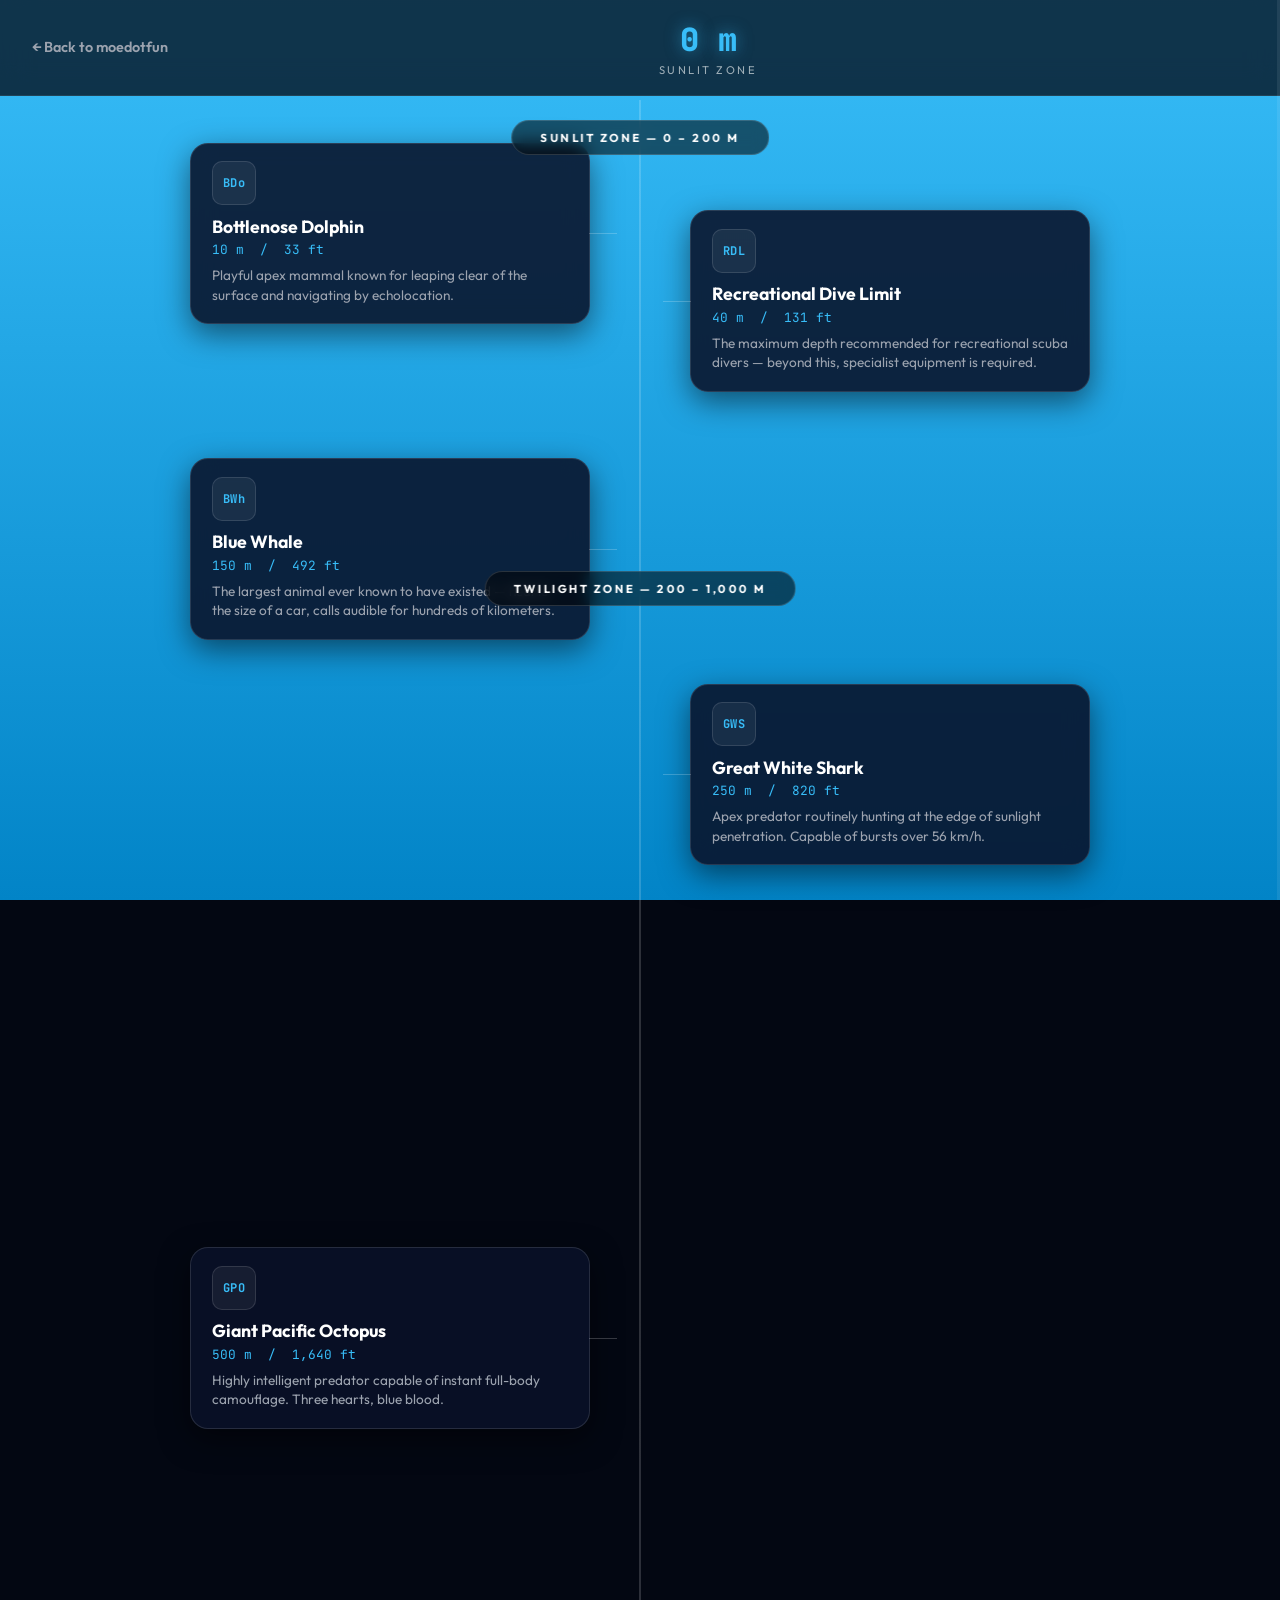
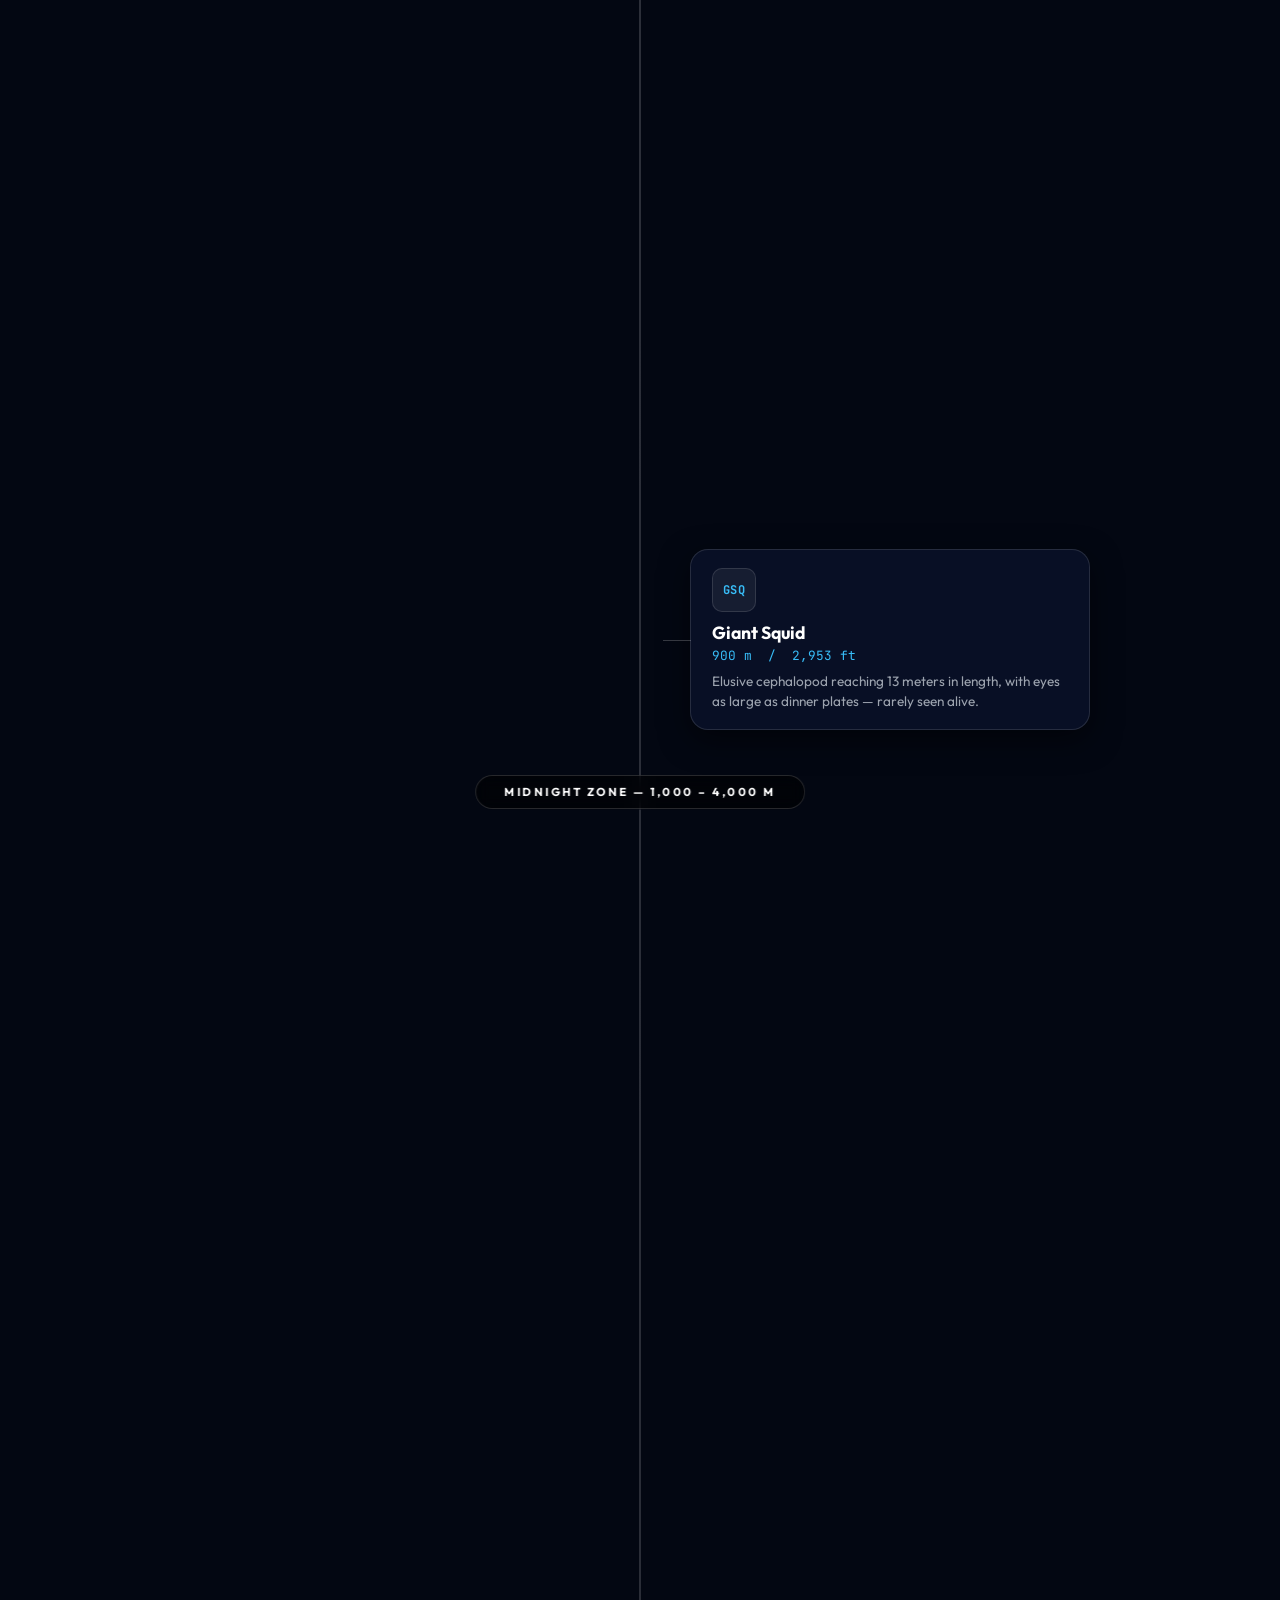
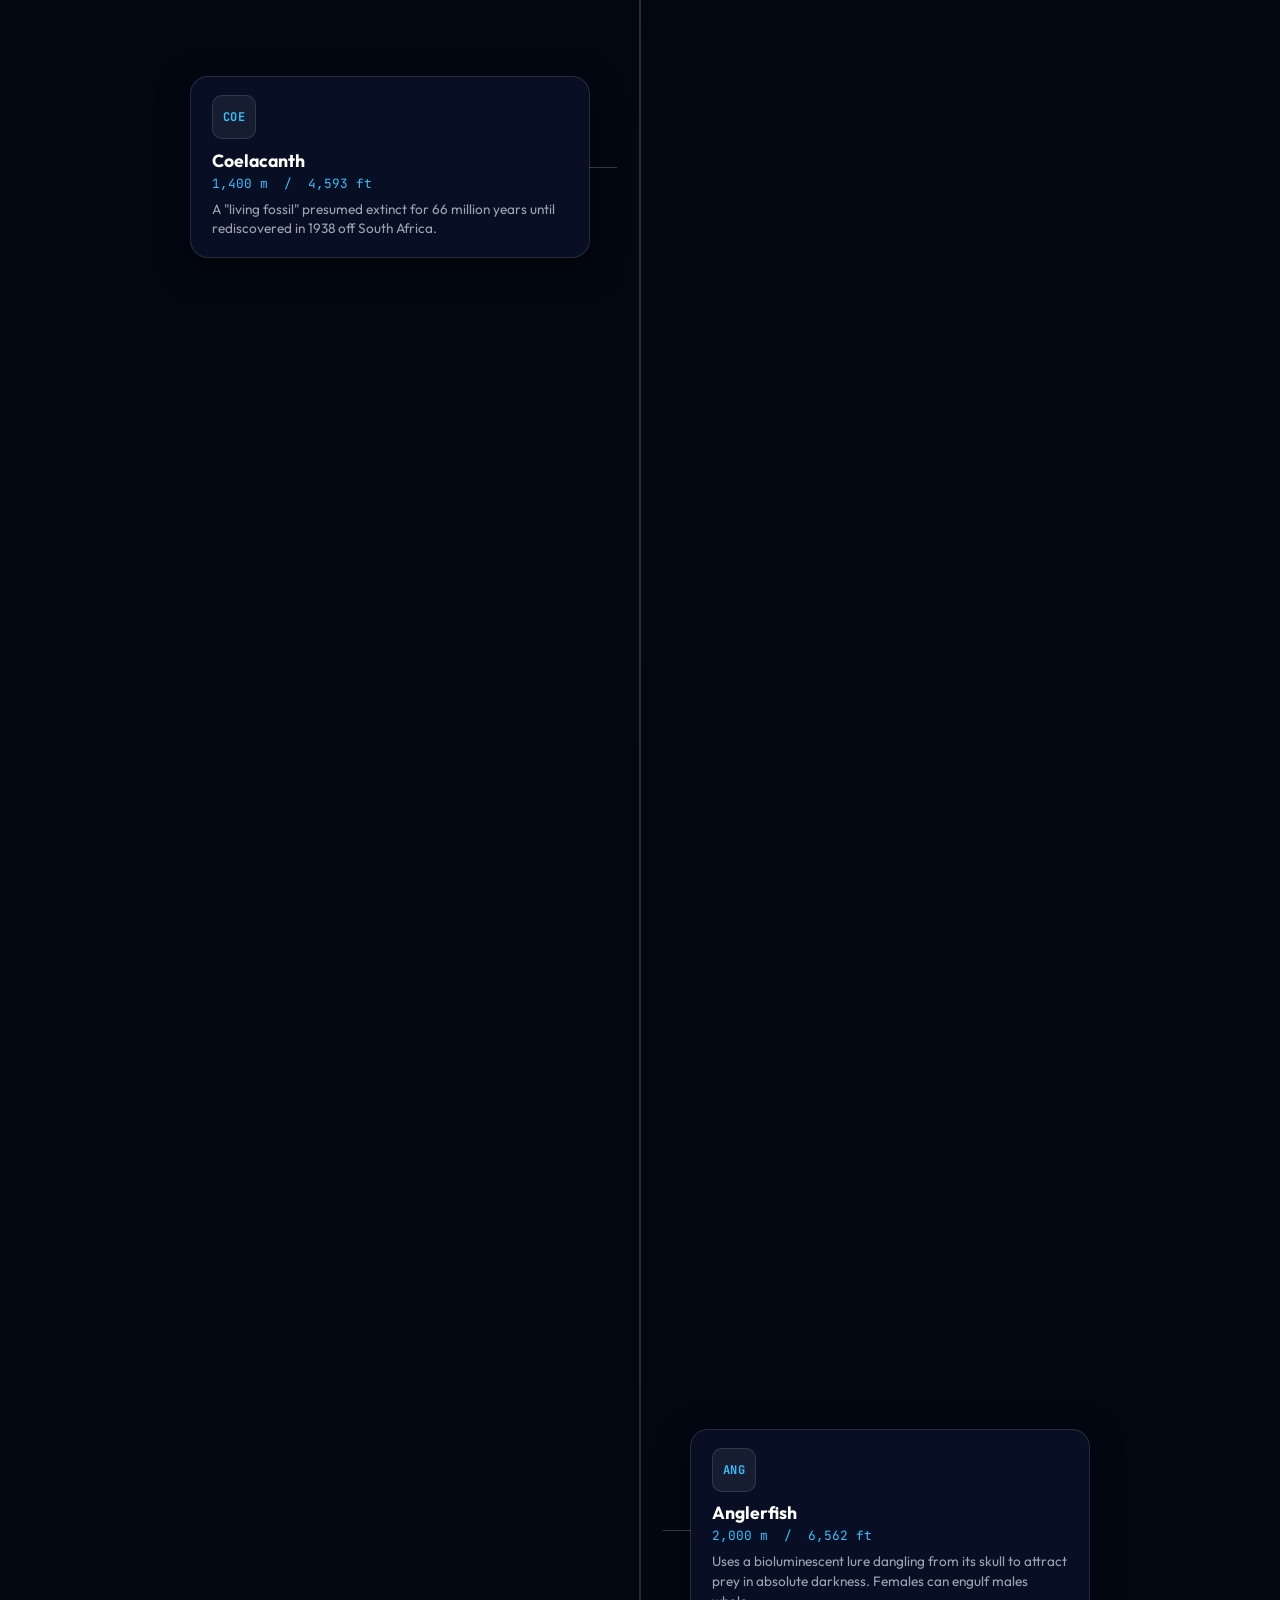
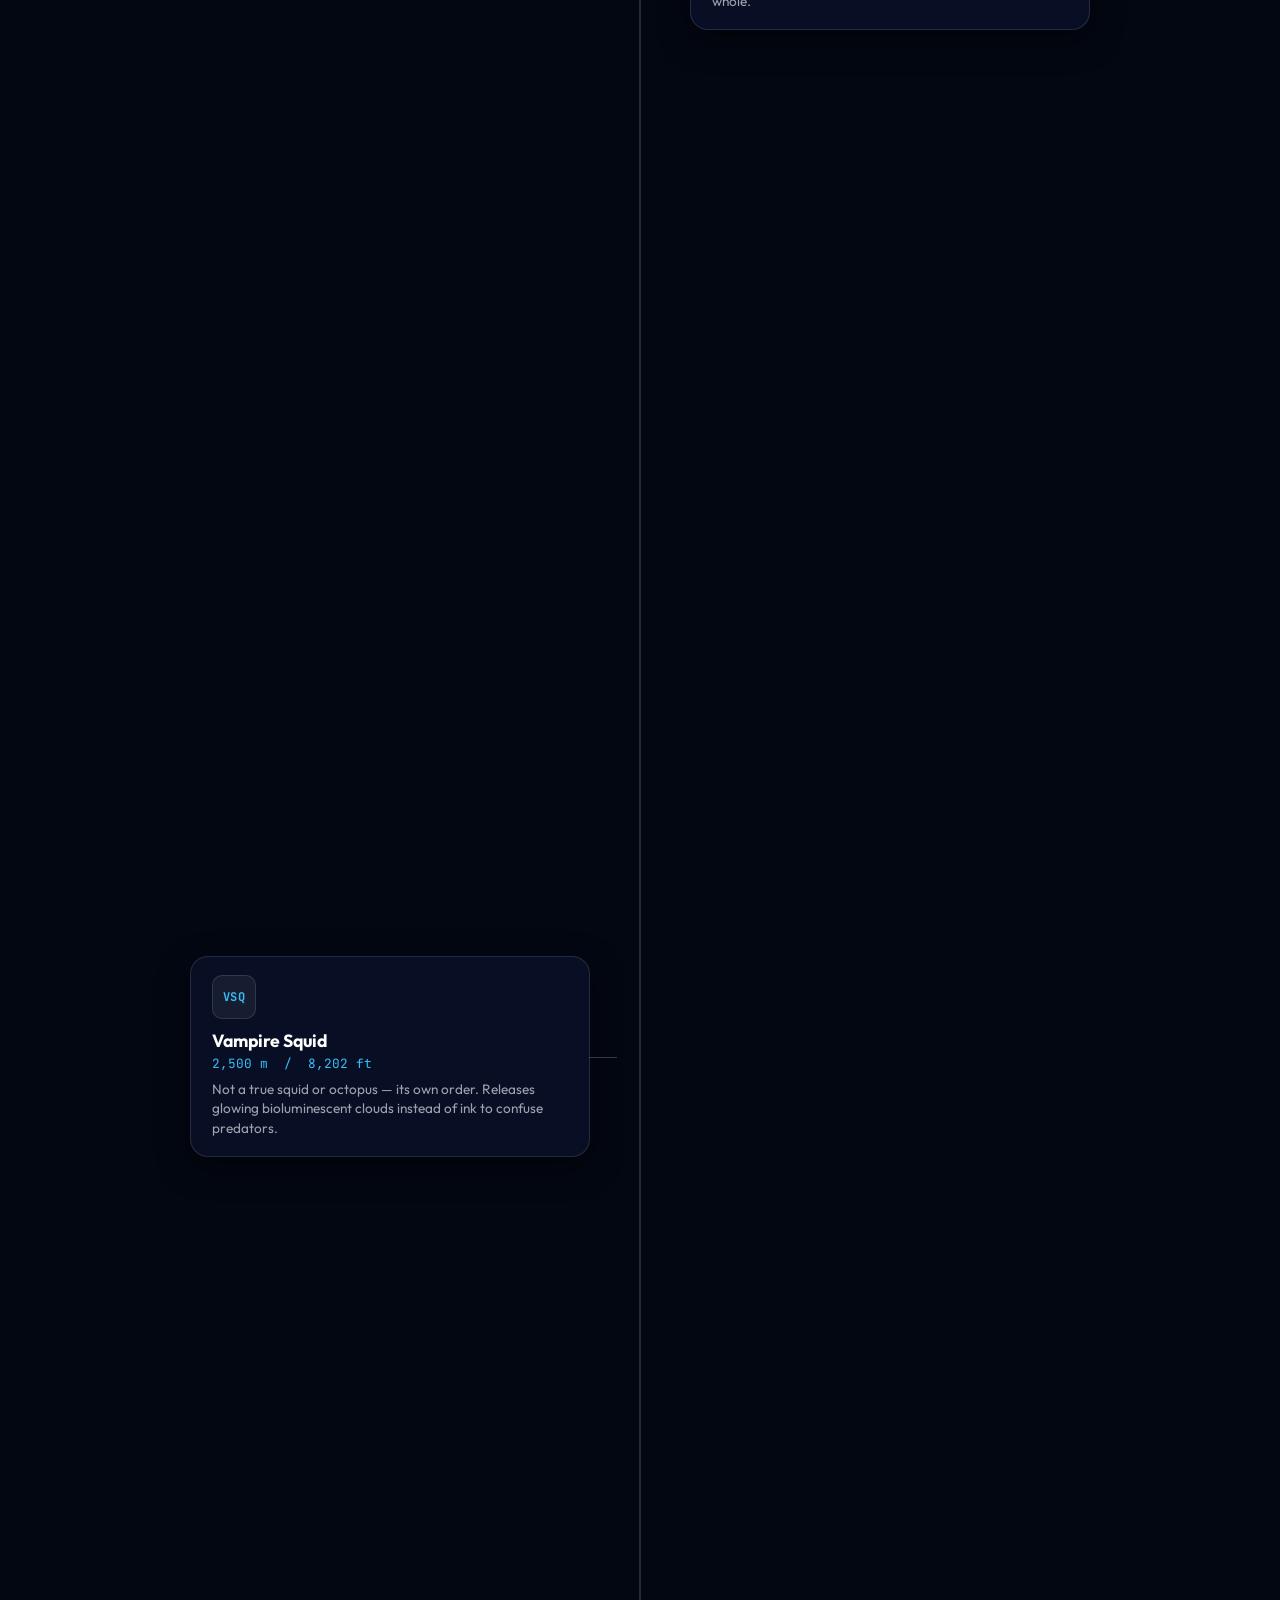
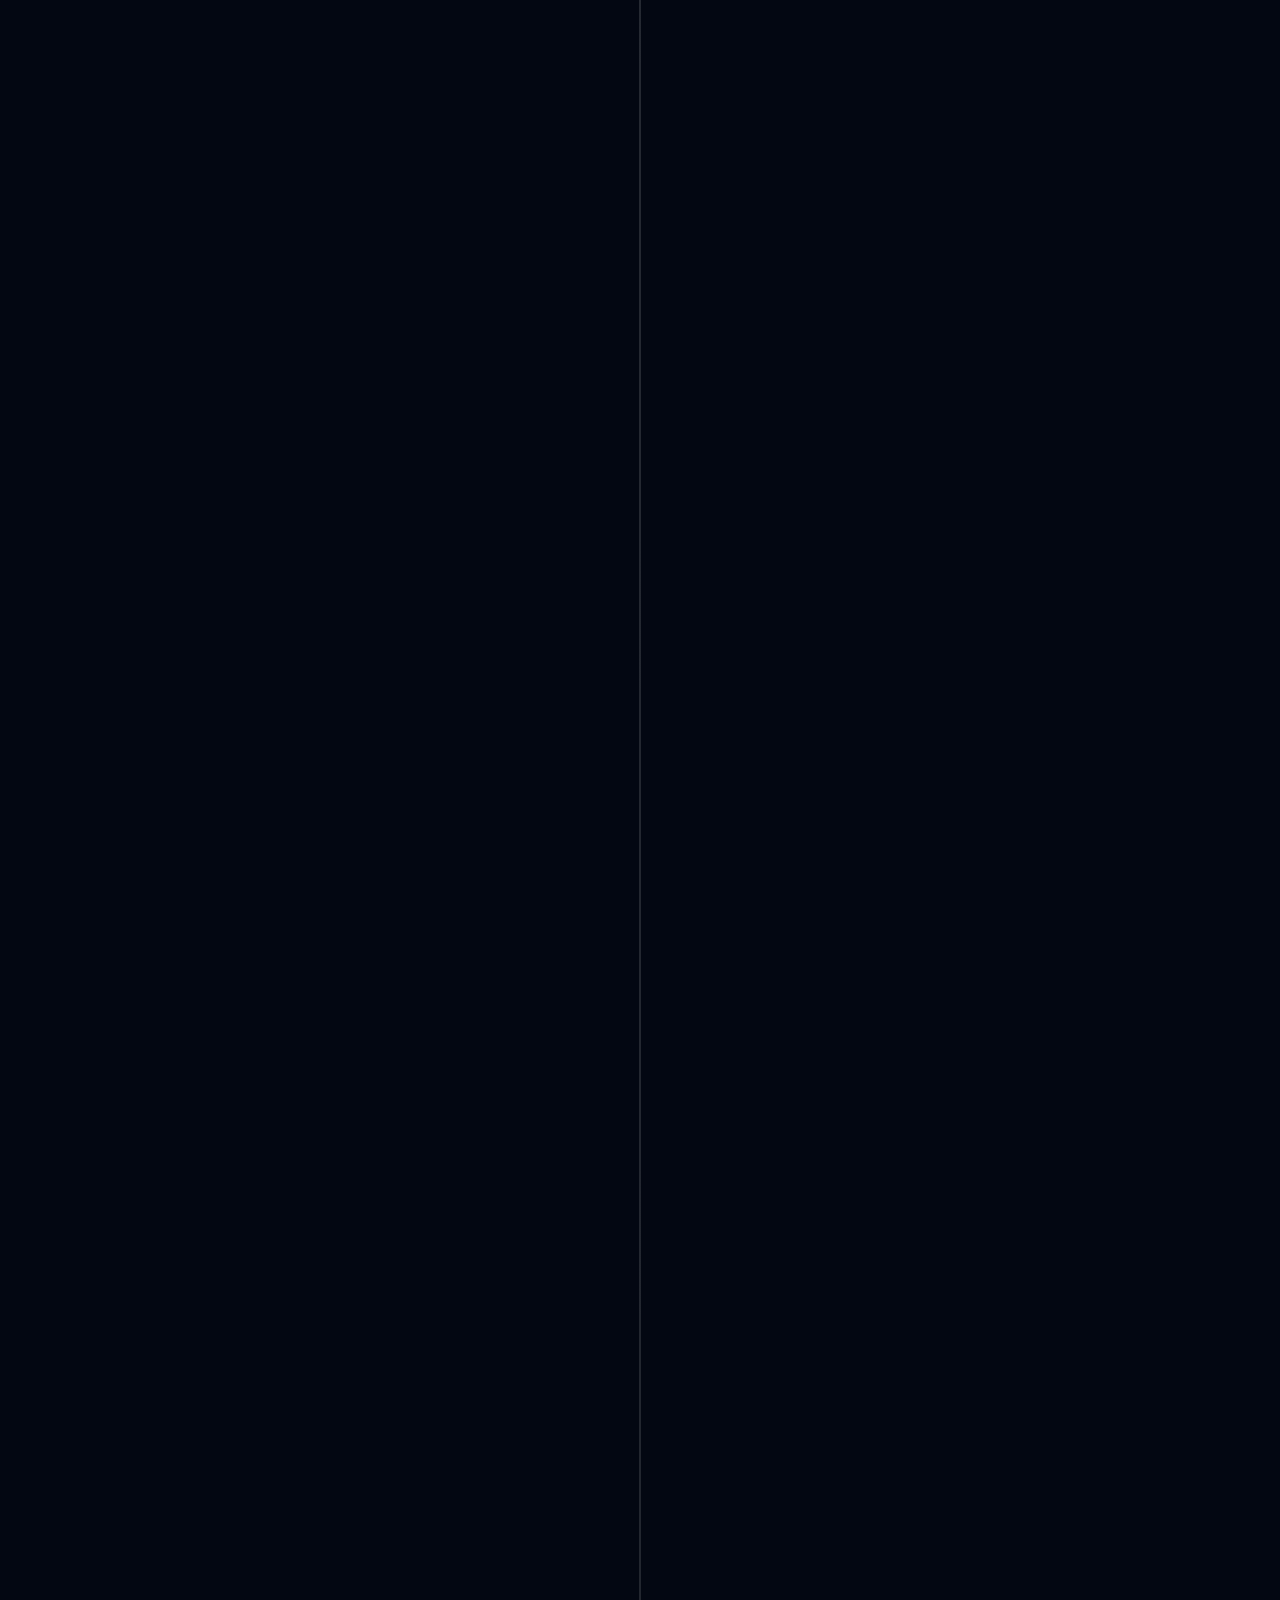
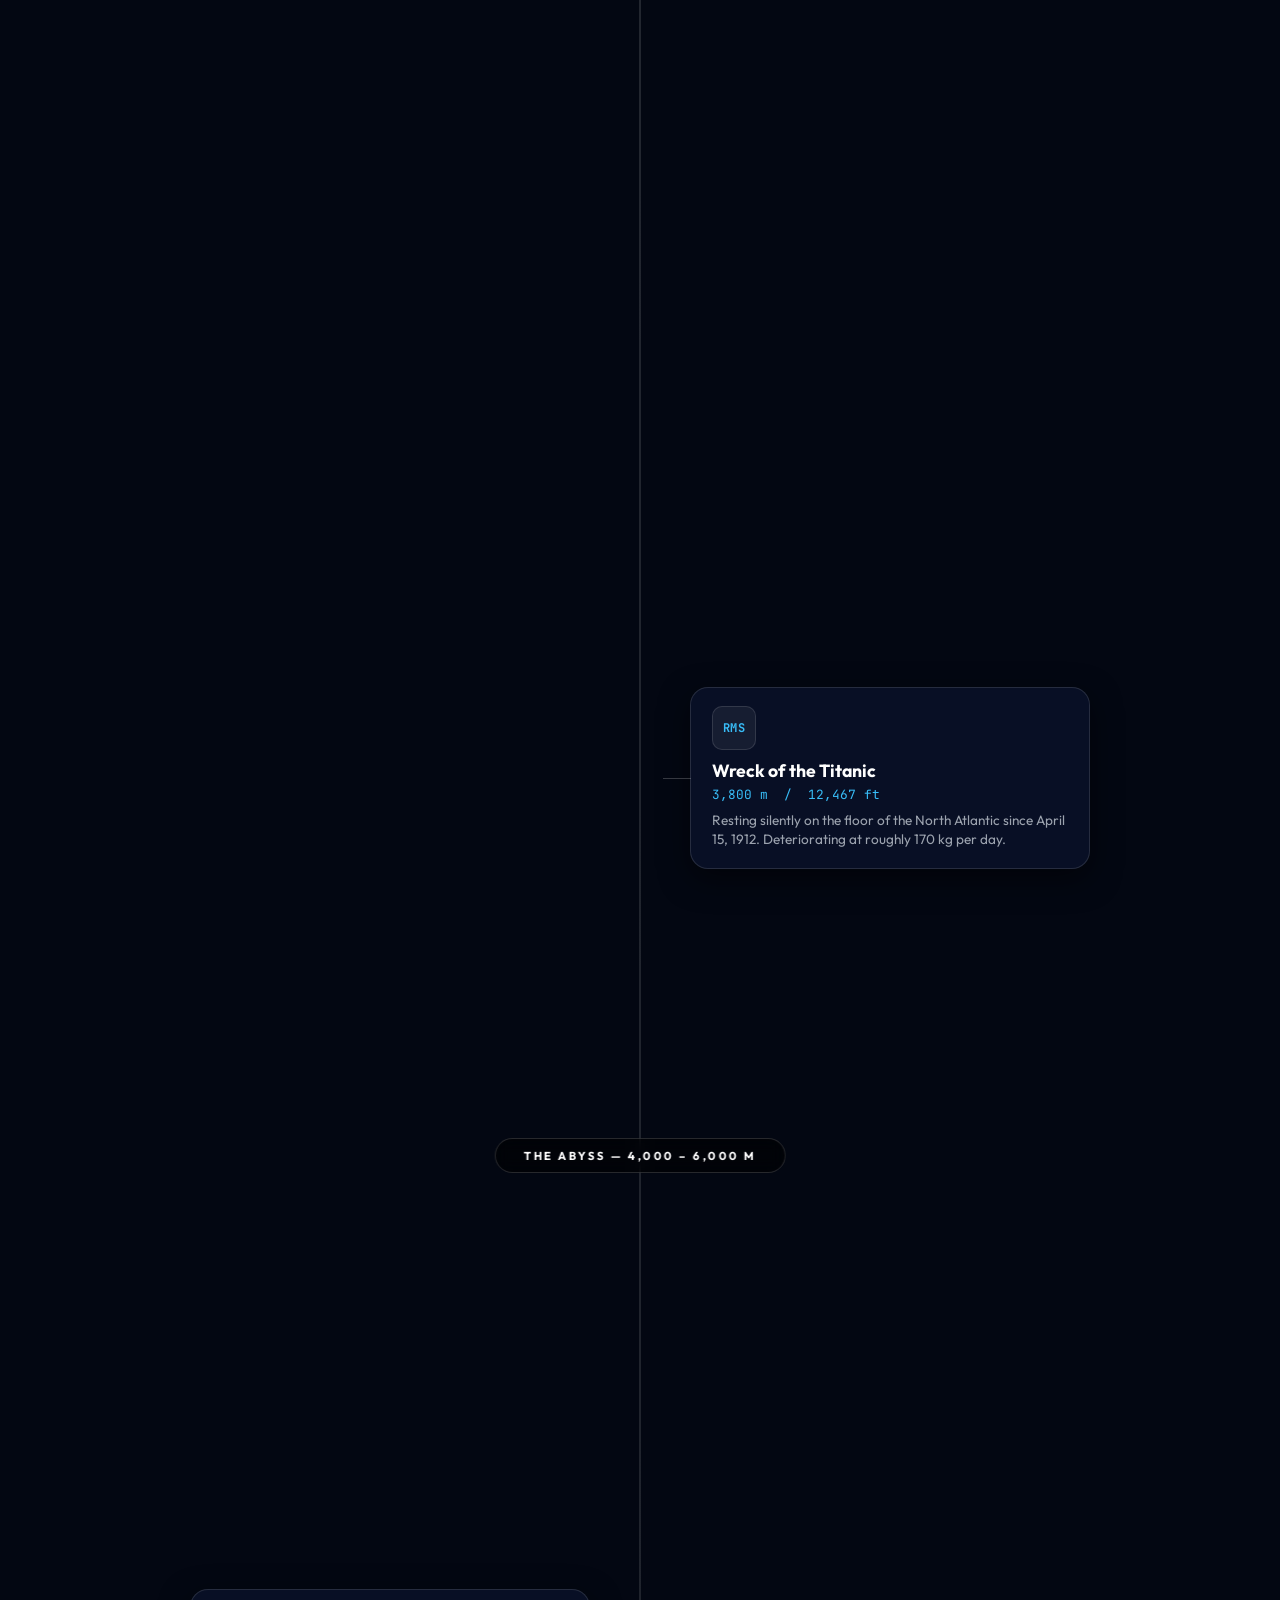
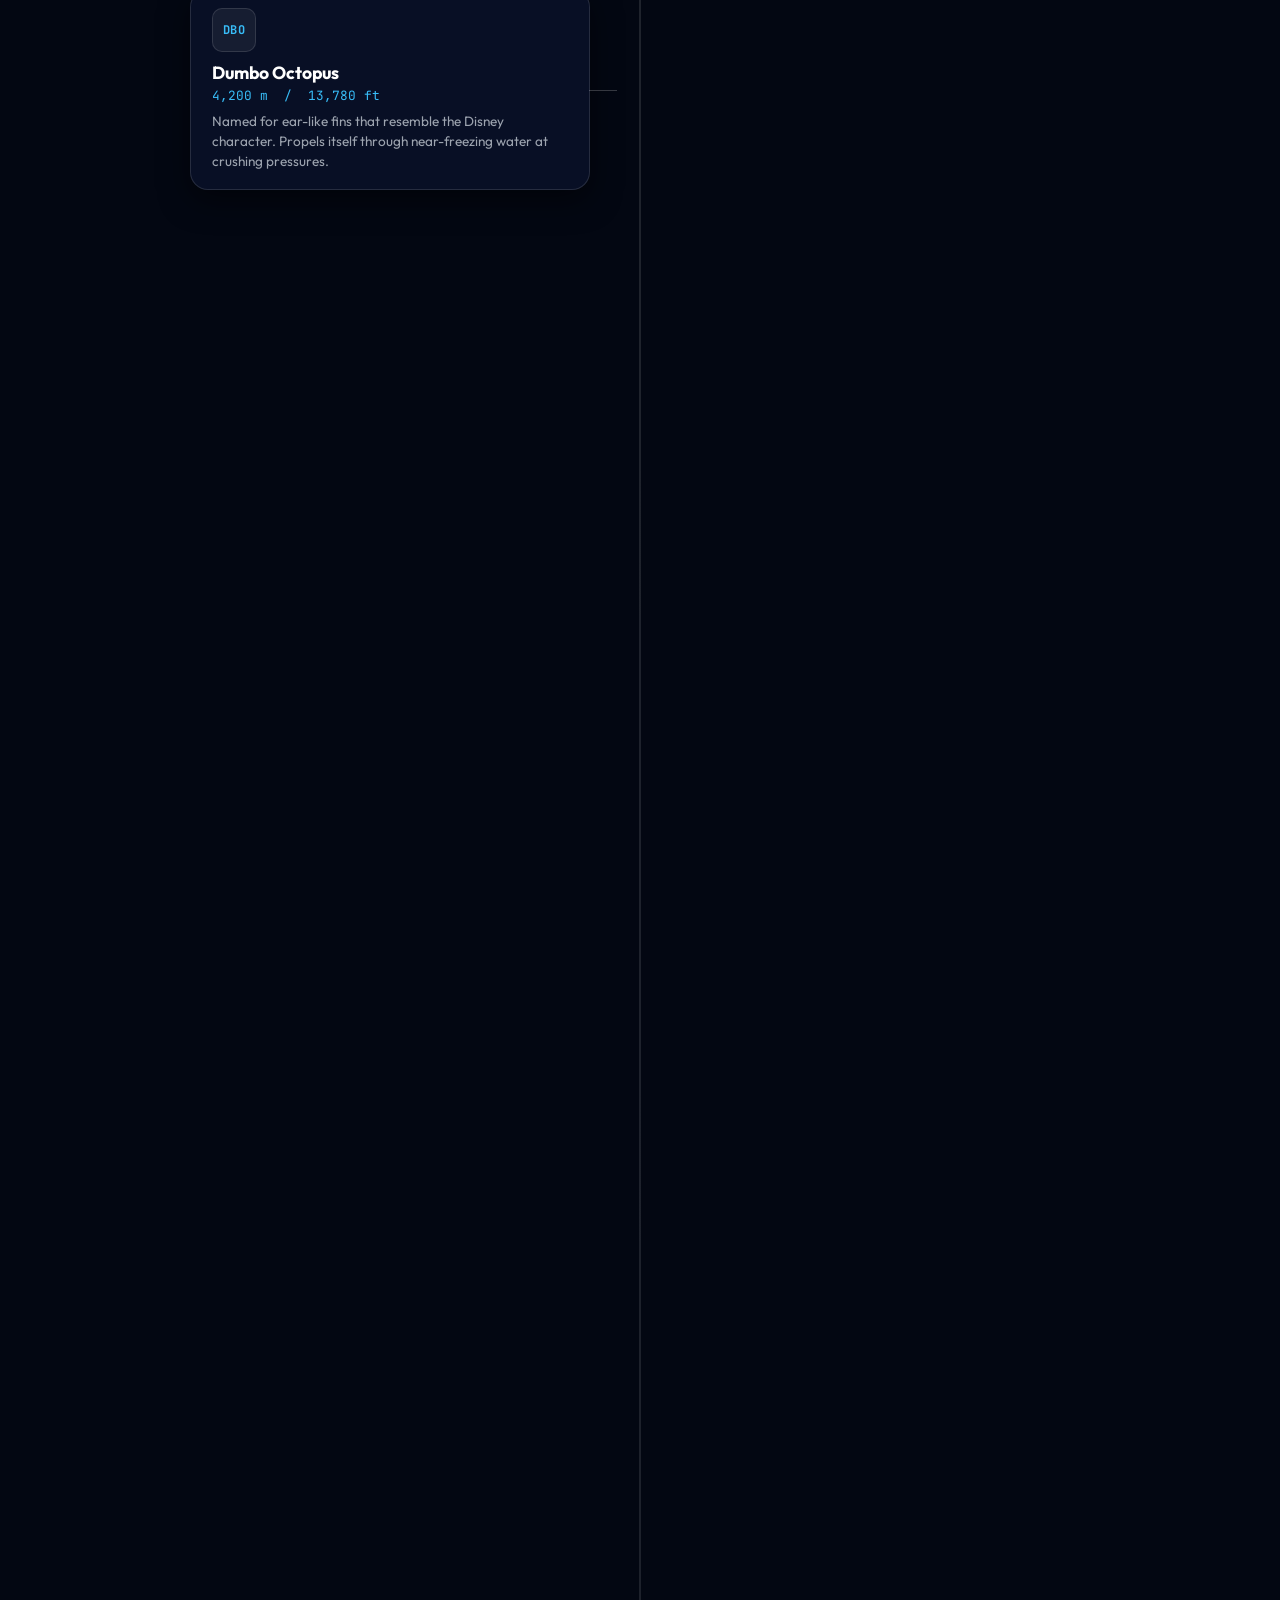
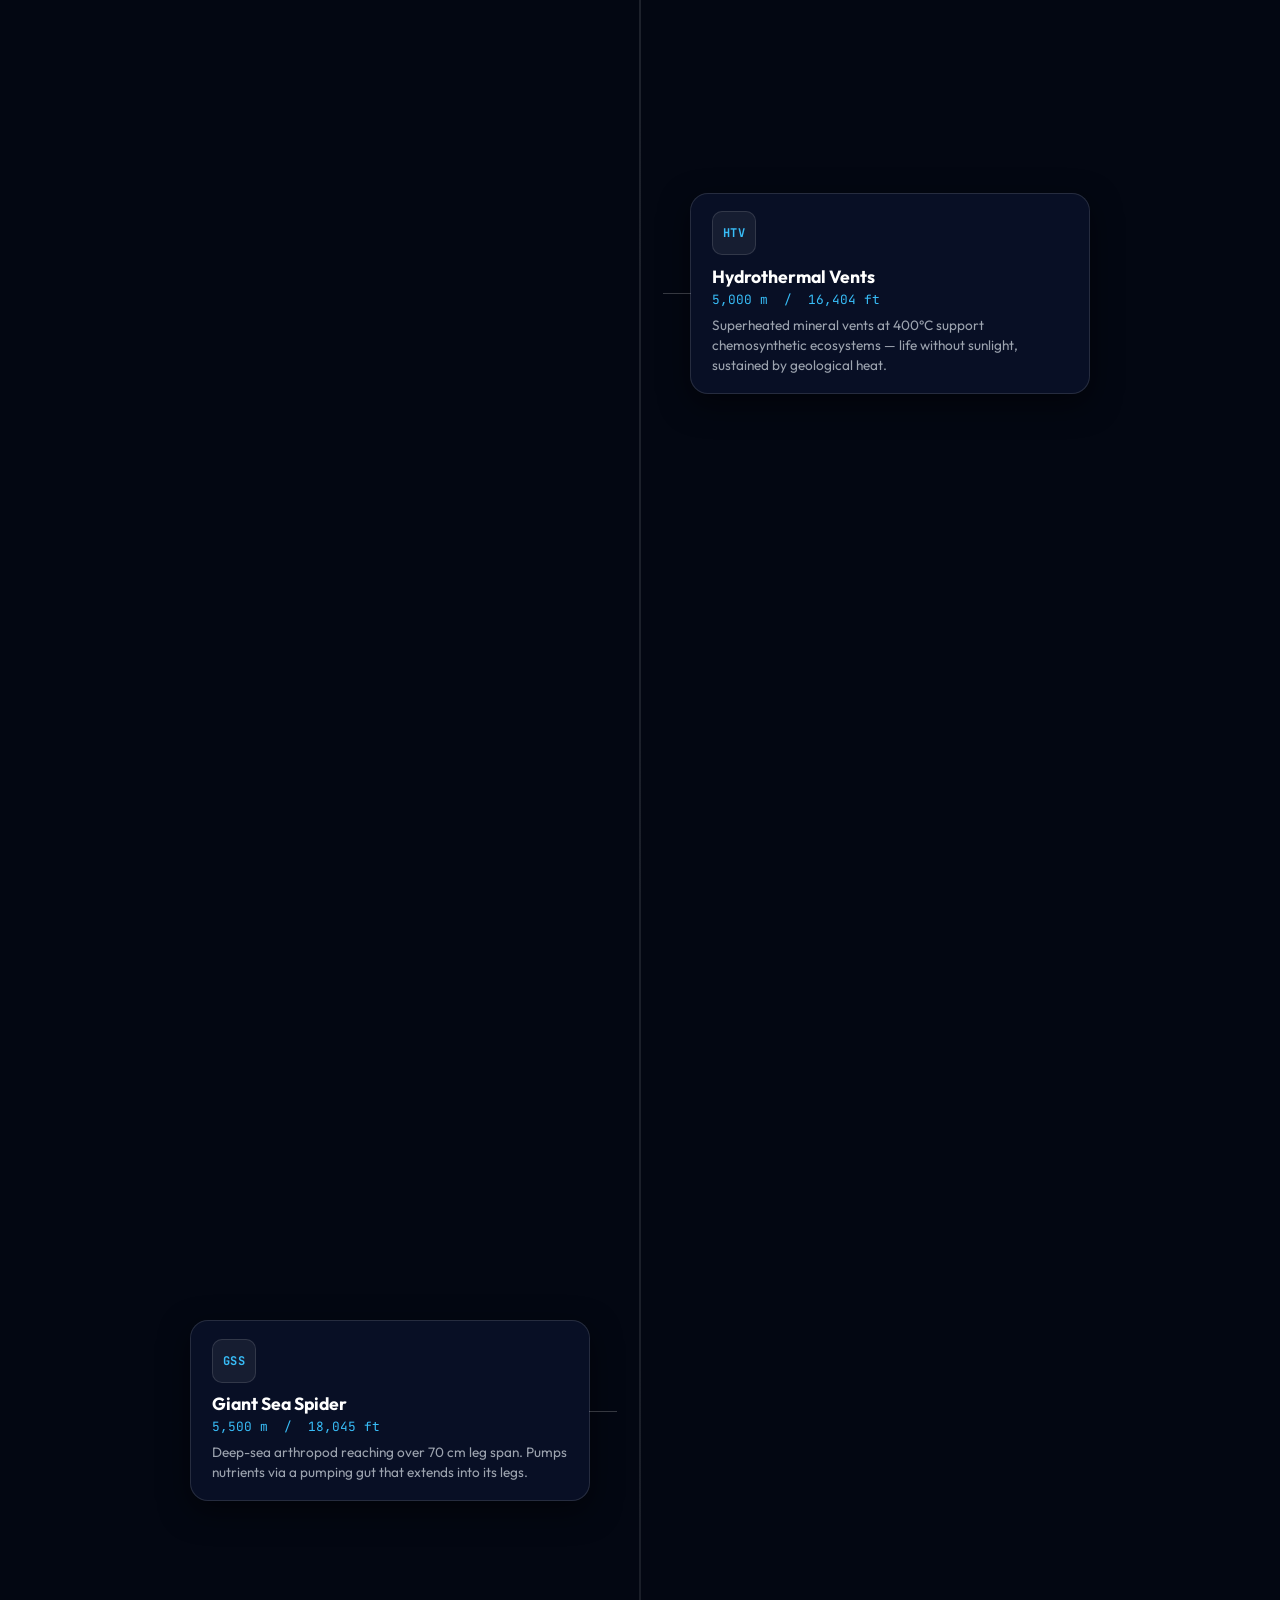
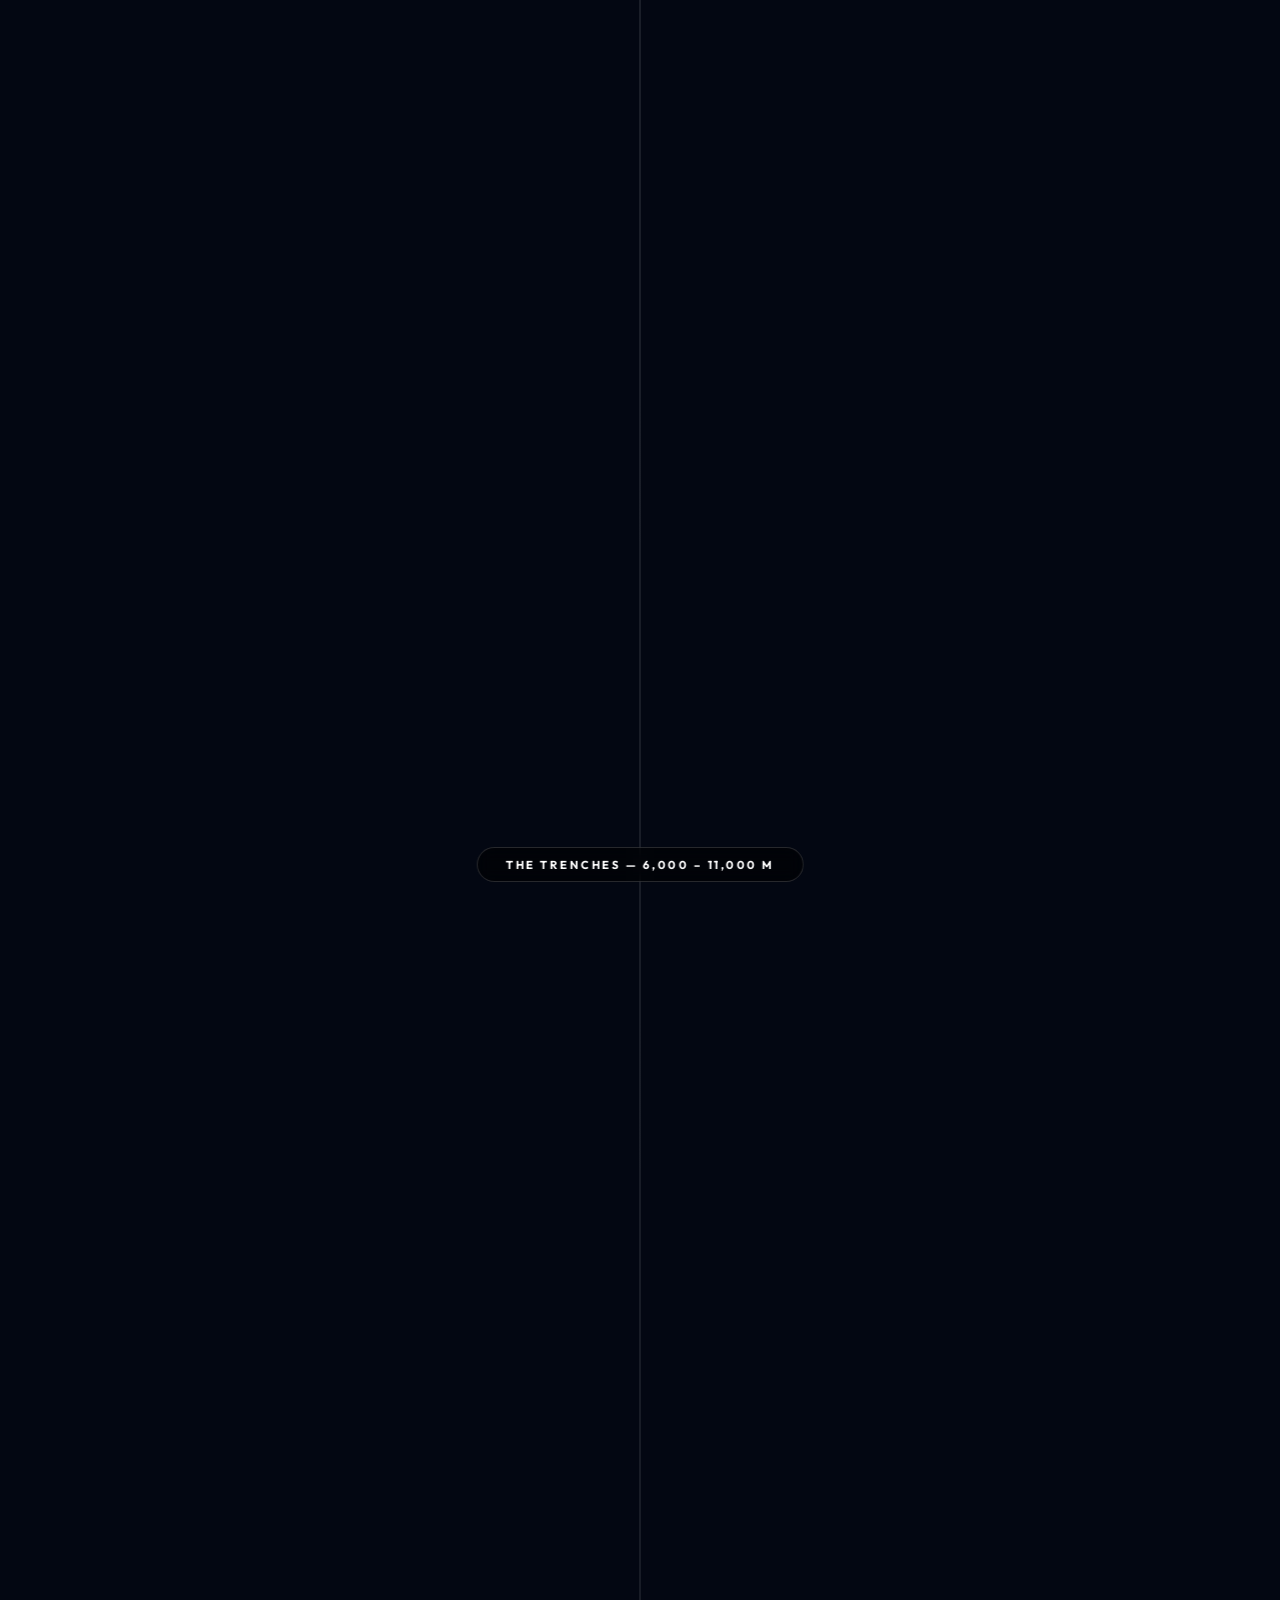
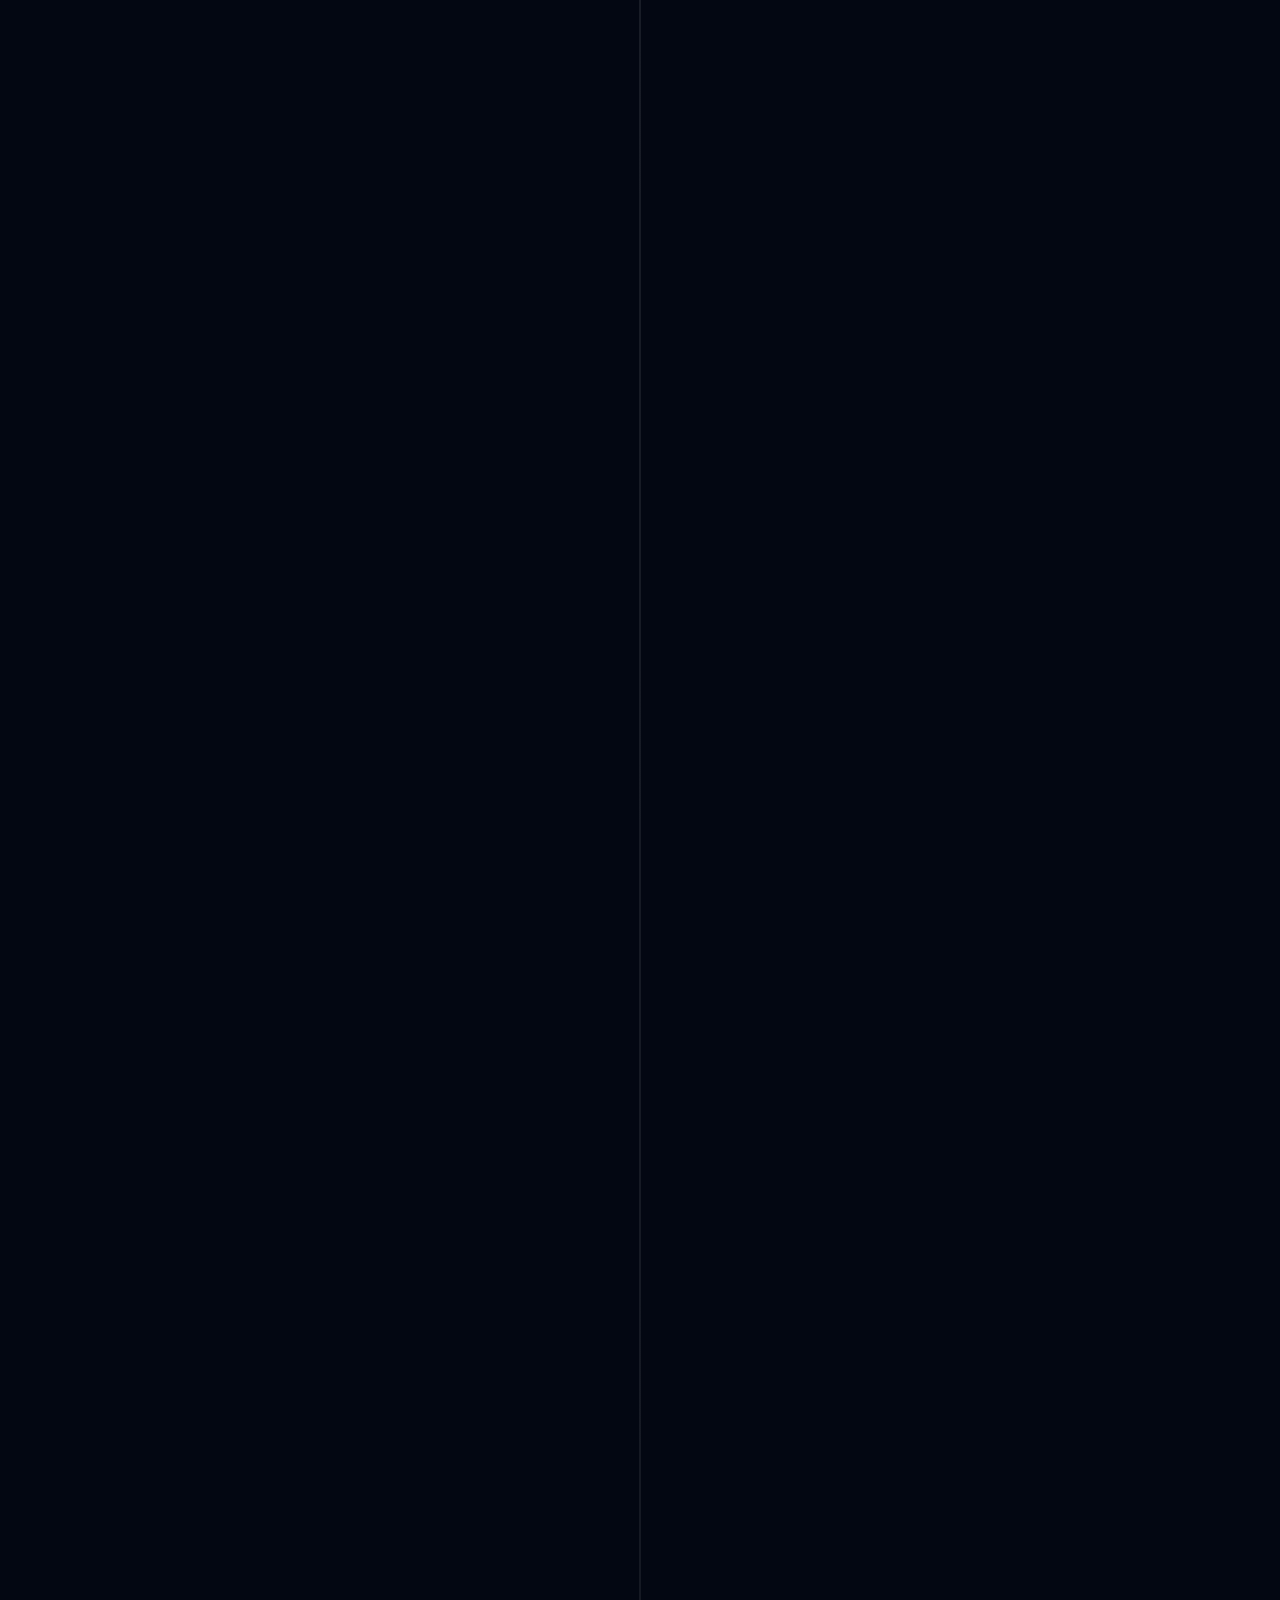
<file: demos/deep-sea/index.html>
<!DOCTYPE html>
<html lang="en">
<head>
    <meta charset="UTF-8">
    <meta name="viewport" content="width=device-width, initial-scale=1.0">
    <title>The Deep Sea Explorer | moedotfun</title>
    <meta name="description" content="Scroll down 11,000 meters to discover deep ocean creatures and mysteries.">
    <link rel="preconnect" href="https://fonts.googleapis.com">
    <link rel="preconnect" href="https://fonts.gstatic.com" crossorigin>
    <link href="https://fonts.googleapis.com/css2?family=Outfit:wght@400;600;700;800&family=JetBrains+Mono:wght@700&display=swap" rel="stylesheet">
    <style>
        :root { --depth-color: #38bdf8; }

        * { box-sizing: border-box; margin: 0; padding: 0; }

        body {
            font-family: 'Outfit', sans-serif;
            color: #ffffff;
            background-color: #030712;
            overflow-x: hidden;
        }

        /* Scrollable background */
        #depth-background {
            position: fixed;
            inset: 0;
            z-index: -1;
            background: linear-gradient(180deg, #38bdf8 0%, #0284c7 100%);
            transition: background 0.6s ease;
        }

        /* Depth scroll progress bar (right edge) */
        #depth-gauge {
            position: fixed;
            top: 0;
            right: 0;
            width: 3px;
            height: 100vh;
            background: rgba(255,255,255,0.08);
            z-index: 200;
        }
        #depth-gauge-fill {
            width: 100%;
            background: var(--depth-color);
            height: 0%;
            transition: height 0.1s linear, background 0.4s ease;
            box-shadow: 0 0 6px var(--depth-color);
        }

        /* HUD header */
        .hud-header {
            position: fixed;
            top: 0;
            left: 0;
            right: 0;
            z-index: 100;
            padding: 1.1rem 2rem;
            display: flex;
            justify-content: space-between;
            align-items: center;
            background: rgba(3, 7, 18, 0.75);
            backdrop-filter: blur(14px);
            border-bottom: 1px solid rgba(255,255,255,0.08);
        }

        .back-link {
            color: #9ca3af;
            text-decoration: none;
            font-weight: 600;
            font-size: 0.9rem;
            transition: color 0.2s;
        }
        .back-link:hover { color: var(--depth-color); }

        .depth-hud { text-align: center; }

        .depth-value {
            font-family: 'JetBrains Mono', monospace;
            font-size: 2rem;
            font-weight: 800;
            color: var(--depth-color);
            text-shadow: 0 0 16px rgba(56,189,248,0.5);
            transition: color 0.4s, text-shadow 0.4s;
        }

        .zone-name {
            font-size: 0.7rem;
            text-transform: uppercase;
            letter-spacing: 2.5px;
            color: rgba(255,255,255,0.6);
            margin-top: 0.15rem;
        }

        /* Ocean column */
        .ocean-column {
            position: relative;
            width: 100%;
            height: 25000px;
            max-width: 900px;
            margin: 0 auto;
            padding: 120px 20px 100px;
        }

        /* Ruler */
        .ruler {
            position: absolute;
            left: 50%;
            top: 100px;
            bottom: 100px;
            width: 1px;
            background: linear-gradient(180deg, rgba(255,255,255,0.35) 0%, rgba(255,255,255,0.04) 100%);
            transform: translateX(-50%);
        }

        /* Zone banners */
        .zone-banner {
            position: absolute;
            left: 50%;
            transform: translateX(-50%);
            background: rgba(0,0,0,0.55);
            border: 1px solid rgba(255,255,255,0.15);
            padding: 0.55rem 1.75rem;
            border-radius: 999px;
            font-size: 0.72rem;
            font-weight: 700;
            letter-spacing: 2.5px;
            text-transform: uppercase;
            backdrop-filter: blur(8px);
            z-index: 10;
            white-space: nowrap;
        }

        /* Creature cards */
        .creature-card {
            position: absolute;
            width: calc(50% - 50px);
            background: rgba(10, 18, 40, 0.88);
            border: 1px solid rgba(255,255,255,0.12);
            border-radius: 18px;
            padding: 1.1rem 1.3rem;
            backdrop-filter: blur(12px);
            box-shadow: 0 10px 30px rgba(0,0,0,0.5);
            cursor: pointer;
            transition: transform 0.2s, border-color 0.2s;

            /* Entrance animation state */
            opacity: 0;
            transform: translateX(0) translateY(12px);
        }

        .creature-card.visible {
            animation: cardIn 0.5s cubic-bezier(0.2, 0, 0, 1) forwards;
        }

        .creature-card.left  { left: 0;  --slide-x: -18px; }
        .creature-card.right { right: 0; --slide-x:  18px; }

        @keyframes cardIn {
            from { opacity: 0; transform: translateX(var(--slide-x, 0)) translateY(10px); }
            to   { opacity: 1; transform: translateX(0) translateY(0); }
        }

        .creature-card:hover {
            transform: scale(1.025) translateY(-2px);
            border-color: var(--depth-color);
        }

        /* Connector line to ruler */
        .creature-card.left::after,
        .creature-card.right::after {
            content: '';
            position: absolute;
            top: 50%;
            width: 28px;
            height: 1px;
            background: rgba(255,255,255,0.2);
        }
        .creature-card.left::after  { right: -28px; }
        .creature-card.right::after { left: -28px; }

        /* Creature glyph (replaces emoji) */
        .creature-glyph {
            display: inline-flex;
            align-items: center;
            justify-content: center;
            width: 44px;
            height: 44px;
            border-radius: 10px;
            background: rgba(255,255,255,0.06);
            border: 1px solid rgba(255,255,255,0.12);
            font-family: 'JetBrains Mono', monospace;
            font-size: 0.75rem;
            font-weight: 700;
            letter-spacing: 0.5px;
            margin-bottom: 0.6rem;
            color: var(--depth-color);
        }

        .creature-name {
            font-size: 1.1rem;
            font-weight: 700;
            margin-bottom: 0.2rem;
        }

        .creature-depth-tag {
            font-family: 'JetBrains Mono', monospace;
            font-size: 0.8rem;
            color: var(--depth-color);
            margin-bottom: 0.5rem;
            transition: color 0.4s;
        }

        .creature-desc {
            font-size: 0.85rem;
            color: #9ca3af;
            line-height: 1.45;
        }

        /* Modal */
        .modal-overlay {
            position: fixed;
            inset: 0;
            background: rgba(0,0,0,0.82);
            backdrop-filter: blur(10px);
            z-index: 300;
            display: flex;
            align-items: center;
            justify-content: center;
            opacity: 0;
            pointer-events: none;
            transition: opacity 0.25s ease;
        }
        .modal-overlay.active {
            opacity: 1;
            pointer-events: auto;
        }

        .modal-box {
            background: #0a1220;
            border: 1px solid rgba(255,255,255,0.15);
            border-radius: 22px;
            max-width: 460px;
            width: 90%;
            padding: 2rem 2.25rem;
            text-align: center;
            position: relative;
            transform: scale(0.92);
            transition: transform 0.3s cubic-bezier(0.175, 0.885, 0.32, 1.275);
        }
        .modal-overlay.active .modal-box { transform: scale(1); }

        .modal-glyph {
            display: inline-flex;
            align-items: center;
            justify-content: center;
            width: 56px;
            height: 56px;
            border-radius: 14px;
            background: rgba(255,255,255,0.06);
            border: 1px solid rgba(255,255,255,0.12);
            font-family: 'JetBrains Mono', monospace;
            font-size: 0.9rem;
            font-weight: 700;
            letter-spacing: 0.5px;
            color: var(--depth-color);
            margin-bottom: 1rem;
        }

        .modal-close {
            position: absolute;
            top: 1rem;
            right: 1.1rem;
            background: none;
            border: none;
            color: rgba(255,255,255,0.4);
            font-size: 1.3rem;
            cursor: pointer;
            transition: color 0.2s;
            line-height: 1;
        }
        .modal-close:hover { color: #fff; }

        .modal-name {
            font-size: 1.4rem;
            font-weight: 800;
            margin-bottom: 0.4rem;
        }

        .modal-depth {
            font-family: 'JetBrains Mono', monospace;
            font-size: 0.9rem;
            color: var(--depth-color);
            margin-bottom: 1rem;
        }

        .modal-desc {
            color: #d1d5db;
            font-size: 0.95rem;
            line-height: 1.6;
        }
    </style>
</head>
<body>
    <div id="depth-background"></div>
    <div id="depth-gauge"><div id="depth-gauge-fill"></div></div>

    <header class="hud-header">
        <a href="../../index.html" class="back-link">← Back to moedotfun</a>
        <div class="depth-hud">
            <div class="depth-value" id="hud-depth">0 m</div>
            <div class="zone-name" id="hud-zone">Sunlit Zone</div>
        </div>
        <div></div>
    </header>

    <main class="ocean-column" id="ocean-column">
        <div class="ruler"></div>
    </main>

    <div class="modal-overlay" id="modal-overlay">
        <div class="modal-box">
            <button class="modal-close" id="modal-close">&#x2715;</button>
            <div class="modal-glyph" id="m-glyph"></div>
            <h2 class="modal-name" id="m-name"></h2>
            <div class="modal-depth" id="m-depth"></div>
            <p class="modal-desc" id="m-desc"></p>
        </div>
    </div>

    <script>
        const OCEAN_MAX    = 11000;
        const COLUMN_HEIGHT = 25000;

        const zones = [
            { depth:     0, name: 'Sunlit Zone',   range: '0 – 200 m' },
            { depth:   200, name: 'Twilight Zone',  range: '200 – 1,000 m' },
            { depth:  1000, name: 'Midnight Zone',  range: '1,000 – 4,000 m' },
            { depth:  4000, name: 'The Abyss',      range: '4,000 – 6,000 m' },
            { depth:  6000, name: 'The Trenches',   range: '6,000 – 11,000 m' },
        ];

        const creatures = [
            { depth:    10, name: 'Bottlenose Dolphin',     code: 'BDo', zone: 'Sunlit',    desc: 'Playful apex mammal known for leaping clear of the surface and navigating by echolocation.' },
            { depth:    40, name: 'Recreational Dive Limit',code: 'RDL', zone: 'Sunlit',    desc: 'The maximum depth recommended for recreational scuba divers — beyond this, specialist equipment is required.' },
            { depth:   150, name: 'Blue Whale',             code: 'BWh', zone: 'Sunlit',    desc: 'The largest animal ever known to have existed — hearts the size of a car, calls audible for hundreds of kilometers.' },
            { depth:   250, name: 'Great White Shark',      code: 'GWS', zone: 'Twilight',  desc: 'Apex predator routinely hunting at the edge of sunlight penetration. Capable of bursts over 56 km/h.' },
            { depth:   500, name: 'Giant Pacific Octopus',  code: 'GPO', zone: 'Twilight',  desc: 'Highly intelligent predator capable of instant full-body camouflage. Three hearts, blue blood.' },
            { depth:   900, name: 'Giant Squid',            code: 'GSQ', zone: 'Twilight',  desc: 'Elusive cephalopod reaching 13 meters in length, with eyes as large as dinner plates — rarely seen alive.' },
            { depth:  1400, name: 'Coelacanth',             code: 'COE', zone: 'Midnight',  desc: 'A "living fossil" presumed extinct for 66 million years until rediscovered in 1938 off South Africa.' },
            { depth:  2000, name: 'Anglerfish',             code: 'ANG', zone: 'Midnight',  desc: 'Uses a bioluminescent lure dangling from its skull to attract prey in absolute darkness. Females can engulf males whole.' },
            { depth:  2500, name: 'Vampire Squid',         code: 'VSQ', zone: 'Midnight',  desc: 'Not a true squid or octopus — its own order. Releases glowing bioluminescent clouds instead of ink to confuse predators.' },
            { depth:  3800, name: 'Wreck of the Titanic',  code: 'RMS', zone: 'Midnight',  desc: 'Resting silently on the floor of the North Atlantic since April 15, 1912. Deteriorating at roughly 170 kg per day.' },
            { depth:  4200, name: 'Dumbo Octopus',         code: 'DBO', zone: 'Abyss',     desc: 'Named for ear-like fins that resemble the Disney character. Propels itself through near-freezing water at crushing pressures.' },
            { depth:  5000, name: 'Hydrothermal Vents',    code: 'HTV', zone: 'Abyss',     desc: 'Superheated mineral vents at 400°C support chemosynthetic ecosystems — life without sunlight, sustained by geological heat.' },
            { depth:  5500, name: 'Giant Sea Spider',      code: 'GSS', zone: 'Abyss',     desc: 'Deep-sea arthropod reaching over 70 cm leg span. Pumps nutrients via a pumping gut that extends into its legs.' },
            { depth:  7500, name: 'Barreleye Fish',        code: 'BEF', zone: 'Trenches',  desc: 'Transparent fluid-filled head exposing green tubular eyes that rotate to spot bioluminescent prey from below.' },
            { depth:  8178, name: 'Mariana Snailfish',     code: 'MSF', zone: 'Trenches',  desc: 'Deepest living fish ever recorded — survives pressures over 800 atmospheres by saturating its tissues with TMAO.' },
            { depth: 10928, name: 'Challenger Deep',        code: 'CHD', zone: 'Trenches',  desc: 'The deepest known point in any ocean. Located in the Mariana Trench, 36,000 feet below sea level.' },
        ];

        const oceanColumn = document.getElementById('ocean-column');
        const depthBg     = document.getElementById('depth-background');
        const hudDepth    = document.getElementById('hud-depth');
        const hudZone     = document.getElementById('hud-zone');
        const gaugeFill   = document.getElementById('depth-gauge-fill');

        function depthToY(depth) {
            return (depth / OCEAN_MAX) * (COLUMN_HEIGHT - 200) + 120;
        }

        // Render zone banners
        zones.forEach(z => {
            const el = document.createElement('div');
            el.className = 'zone-banner';
            el.style.top = depthToY(z.depth) + 'px';
            el.textContent = `${z.name} — ${z.range}`;
            oceanColumn.appendChild(el);
        });

        // Render creature cards
        creatures.forEach((c, idx) => {
            const card = document.createElement('div');
            card.className = `creature-card ${idx % 2 === 0 ? 'left' : 'right'}`;
            card.style.top = depthToY(c.depth) + 'px';
            card.innerHTML = `
                <div class="creature-glyph">${c.code}</div>
                <div class="creature-name">${c.name}</div>
                <div class="creature-depth-tag">${c.depth.toLocaleString()} m &nbsp;/&nbsp; ${Math.round(c.depth * 3.28084).toLocaleString()} ft</div>
                <div class="creature-desc">${c.desc}</div>
            `;
            card.addEventListener('click', () => openModal(c));
            oceanColumn.appendChild(card);
        });

        // IntersectionObserver — fade+slide cards in
        const observer = new IntersectionObserver(entries => {
            entries.forEach(e => {
                if (e.isIntersecting) {
                    e.target.classList.add('visible');
                    observer.unobserve(e.target);
                }
            });
        }, { threshold: 0.15 });

        document.querySelectorAll('.creature-card').forEach(c => observer.observe(c));

        // Scroll handler
        const zoneColors = {
            Sunlit:   { accent: '#38bdf8', bg: 'linear-gradient(180deg, #38bdf8 0%, #0284c7 100%)', name: 'Sunlit Zone' },
            Twilight: { accent: '#818cf8', bg: 'linear-gradient(180deg, #0284c7 0%, #1e1b4b 100%)', name: 'Twilight Zone' },
            Midnight: { accent: '#c084fc', bg: 'linear-gradient(180deg, #1e1b4b 0%, #090d16 100%)', name: 'Midnight Zone' },
            Abyss:    { accent: '#f43f5e', bg: 'linear-gradient(180deg, #090d16 0%, #030712 100%)', name: 'The Abyss' },
            Trenches: { accent: '#22c55e', bg: 'radial-gradient(circle at center, #0a0f1d 0%, #000000 100%)', name: 'The Trenches' },
        };

        function getZoneKey(depth) {
            if (depth < 200)  return 'Sunlit';
            if (depth < 1000) return 'Twilight';
            if (depth < 4000) return 'Midnight';
            if (depth < 6000) return 'Abyss';
            return 'Trenches';
        }

        window.addEventListener('scroll', () => {
            const scrollTop = window.scrollY;
            const maxScroll = document.body.scrollHeight - window.innerHeight;
            const progress  = Math.min(1, Math.max(0, scrollTop / maxScroll));
            const depth     = Math.round(progress * OCEAN_MAX);

            hudDepth.textContent = depth.toLocaleString() + ' m';
            gaugeFill.style.height = (progress * 100) + '%';

            const zoneKey = getZoneKey(depth);
            const zone    = zoneColors[zoneKey];

            depthBg.style.background = zone.bg;
            hudZone.textContent       = zone.name;
            gaugeFill.style.boxShadow = `0 0 6px ${zone.accent}`;
            gaugeFill.style.background = zone.accent;
            document.documentElement.style.setProperty('--depth-color', zone.accent);
        }, { passive: true });

        // Modal
        function openModal(c) {
            document.getElementById('m-glyph').textContent = c.code;
            document.getElementById('m-name').textContent  = c.name;
            document.getElementById('m-depth').textContent = `${c.depth.toLocaleString()} meters depth`;
            document.getElementById('m-desc').textContent  = c.desc;
            document.getElementById('modal-overlay').classList.add('active');
        }

        function closeModal() {
            document.getElementById('modal-overlay').classList.remove('active');
        }

        document.getElementById('modal-close').addEventListener('click', closeModal);
        document.getElementById('modal-overlay').addEventListener('click', e => {
            if (e.target === document.getElementById('modal-overlay')) closeModal();
        });
    </script>
</body>
</html>
</file>
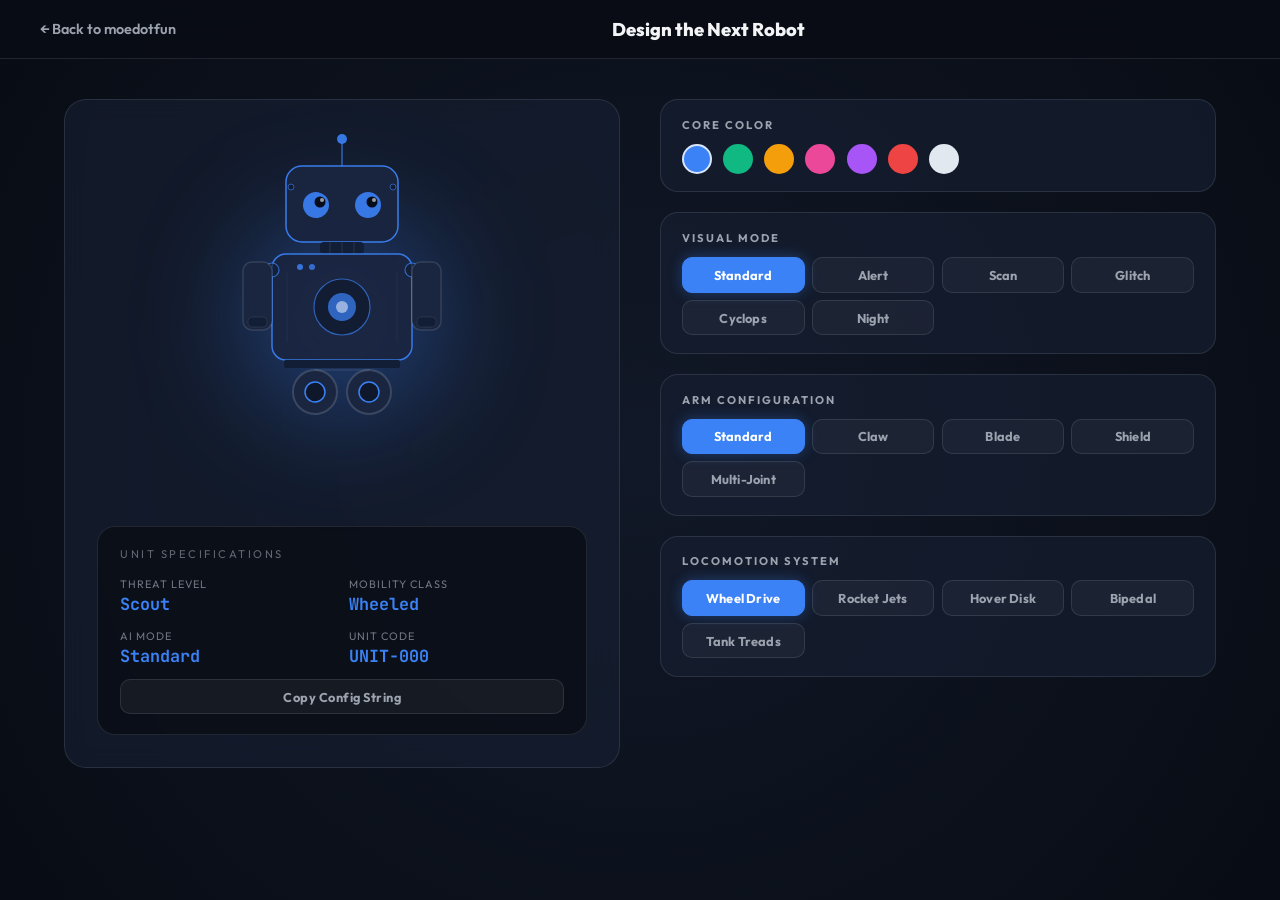
<file: demos/design-robot/index.html>
<!DOCTYPE html>
<html lang="en">
<head>
    <meta charset="UTF-8">
    <meta name="viewport" content="width=device-width, initial-scale=1.0">
    <title>Design the Next Robot | moedotfun</title>
    <meta name="description" content="Customize a geometric sci-fi robot with modular components and generate its spec sheet.">
    <link rel="preconnect" href="https://fonts.googleapis.com">
    <link rel="preconnect" href="https://fonts.gstatic.com" crossorigin>
    <link href="https://fonts.googleapis.com/css2?family=Outfit:wght@400;600;700;800&family=JetBrains+Mono:wght@700&display=swap" rel="stylesheet">
    <style>
        :root {
            --accent: #3b82f6;
            --accent-glow: rgba(59, 130, 246, 0.35);
            --bg: #090d16;
            --card-bg: rgba(22, 31, 49, 0.7);
            --border: rgba(255, 255, 255, 0.1);
            --text-main: #f3f4f6;
            --text-muted: #9ca3af;
        }

        * { box-sizing: border-box; margin: 0; padding: 0; }

        body {
            font-family: 'Outfit', sans-serif;
            background: radial-gradient(circle at center, #111827 0%, #080c14 100%);
            color: var(--text-main);
            min-height: 100vh;
            padding-bottom: 5rem;
        }

        header {
            background: rgba(9, 13, 22, 0.9);
            backdrop-filter: blur(16px);
            border-bottom: 1px solid var(--border);
            padding: 1.1rem 2rem;
            position: sticky;
            top: 0;
            z-index: 100;
        }

        .header-content {
            max-width: 1200px;
            margin: 0 auto;
            display: flex;
            justify-content: space-between;
            align-items: center;
        }

        .back-link {
            color: var(--text-muted);
            text-decoration: none;
            font-weight: 600;
            font-size: 0.9rem;
            transition: color 0.2s;
        }
        .back-link:hover { color: var(--accent); }

        .header-title {
            font-size: 1.15rem;
            font-weight: 800;
        }

        main {
            max-width: 1200px;
            margin: 2.5rem auto;
            padding: 0 1.5rem;
            display: grid;
            grid-template-columns: 1fr 1fr;
            gap: 2.5rem;
        }

        @media (max-width: 860px) {
            main { grid-template-columns: 1fr; }
        }

        /* Preview panel */
        .preview-panel {
            background: var(--card-bg);
            border: 1px solid var(--border);
            border-radius: 22px;
            padding: 2rem;
            display: flex;
            flex-direction: column;
            align-items: center;
            backdrop-filter: blur(12px);
            position: relative;
            min-height: 520px;
            gap: 1.5rem;
        }

        /* Robot SVG stage */
        .robot-stage {
            position: relative;
            display: flex;
            align-items: center;
            justify-content: center;
        }

        .robot-aura {
            position: absolute;
            width: 200px;
            height: 200px;
            border-radius: 50%;
            background: var(--accent-glow);
            filter: blur(55px);
            pointer-events: none;
            transition: background 0.4s ease;
        }

        #robot-svg {
            position: relative;
            z-index: 2;
            overflow: visible;
            transition: filter 0.3s;
        }

        /* Breathing animation */
        @keyframes breathe {
            0%, 100% { transform: translateY(0); }
            50%       { transform: translateY(3px); }
        }
        #robot-main-group {
            animation: breathe 4s ease-in-out infinite;
        }

        /* Combat pulse for weapon arms */
        @keyframes combatBreath {
            0%, 100% { transform: translateY(0); }
            50%       { transform: translateY(2px); }
        }
        #robot-main-group.combat {
            animation: combatBreath 1.8s ease-in-out infinite;
        }

        /* Spec box */
        .spec-box {
            background: rgba(9, 13, 22, 0.8);
            border: 1px solid var(--border);
            border-radius: 18px;
            padding: 1.25rem 1.4rem;
            width: 100%;
        }

        .spec-title {
            font-size: 0.7rem;
            text-transform: uppercase;
            letter-spacing: 2.5px;
            color: var(--text-muted);
            margin-bottom: 1rem;
            opacity: 0.6;
        }

        .spec-grid {
            display: grid;
            grid-template-columns: 1fr 1fr;
            gap: 0.9rem;
        }

        .spec-item {}

        .spec-label {
            font-size: 0.68rem;
            color: var(--text-muted);
            text-transform: uppercase;
            letter-spacing: 1px;
            opacity: 0.7;
        }

        .spec-val {
            font-family: 'JetBrains Mono', monospace;
            font-size: 1.05rem;
            font-weight: 700;
            color: var(--accent);
            margin-top: 0.1rem;
            transition: color 0.3s;
        }

        .btn-copy-code {
            width: 100%;
            background: rgba(255,255,255,0.05);
            border: 1px solid var(--border);
            color: var(--text-muted);
            padding: 0.55rem;
            border-radius: 10px;
            font-family: inherit;
            font-size: 0.8rem;
            font-weight: 700;
            cursor: pointer;
            transition: all 0.2s;
            letter-spacing: 0.5px;
            margin-top: 0.75rem;
        }
        .btn-copy-code:hover {
            background: rgba(255,255,255,0.1);
            color: var(--text-main);
            border-color: rgba(255,255,255,0.2);
        }
        .btn-copy-code.copied {
            border-color: rgba(16,185,129,0.5);
            color: #6ee7b7;
        }

        /* Controls panel */
        .controls-panel {
            display: flex;
            flex-direction: column;
            gap: 1.25rem;
        }

        .control-group {
            background: var(--card-bg);
            border: 1px solid var(--border);
            border-radius: 18px;
            padding: 1.1rem 1.3rem;
        }

        .group-title {
            font-size: 0.7rem;
            font-weight: 700;
            margin-bottom: 0.75rem;
            color: var(--text-muted);
            text-transform: uppercase;
            letter-spacing: 2px;
        }

        .options-grid {
            display: grid;
            grid-template-columns: repeat(auto-fit, minmax(110px, 1fr));
            gap: 0.45rem;
        }

        .opt-btn {
            background: rgba(255,255,255,0.04);
            border: 1px solid var(--border);
            color: var(--text-muted);
            padding: 0.55rem 0.7rem;
            border-radius: 10px;
            font-family: inherit;
            font-weight: 700;
            font-size: 0.8rem;
            cursor: pointer;
            transition: all 0.18s;
            text-align: center;
            letter-spacing: 0.2px;
        }
        .opt-btn:hover { background: rgba(255,255,255,0.09); color: var(--text-main); }
        .opt-btn.active {
            background: var(--accent);
            border-color: var(--accent);
            color: #fff;
            box-shadow: 0 0 14px var(--accent-glow);
        }

        .color-picker {
            display: flex;
            gap: 0.7rem;
            flex-wrap: wrap;
        }

        .color-dot {
            width: 30px;
            height: 30px;
            border-radius: 50%;
            cursor: pointer;
            border: 2px solid transparent;
            transition: transform 0.18s, border-color 0.18s;
        }
        .color-dot:hover  { transform: scale(1.15); }
        .color-dot.active { border-color: rgba(255,255,255,0.8); }
    </style>
</head>
<body>
    <header>
        <div class="header-content">
            <a href="../../index.html" class="back-link">← Back to moedotfun</a>
            <h1 class="header-title">Design the Next Robot</h1>
            <div></div>
        </div>
    </header>

    <main>
        <!-- Preview -->
        <section class="preview-panel">
            <div class="robot-stage">
                <div class="robot-aura" id="r-aura"></div>
                <svg id="robot-svg" viewBox="0 0 220 370" width="220" height="370">
                    <!-- Antenna (static, not in breathe group) -->
                    <line x1="110" y1="10" x2="110" y2="34" stroke="var(--accent)" stroke-width="1.5" opacity="0.7"/>
                    <circle cx="110" cy="7" r="5" fill="var(--accent)" opacity="0.9"/>

                    <!-- Main robot group (breathing) -->
                    <g id="robot-main-group">
                        <!-- Head -->
                        <rect x="54" y="34" width="112" height="76" rx="16"
                              fill="#1a2540" stroke="var(--accent)" stroke-width="1.5" opacity="0.95"/>
                        <!-- Head details: side bolts -->
                        <circle cx="59"  cy="55" r="3" fill="#0f172a" stroke="var(--accent)" stroke-width="1" opacity="0.6"/>
                        <circle cx="161" cy="55" r="3" fill="#0f172a" stroke="var(--accent)" stroke-width="1" opacity="0.6"/>

                        <!-- Face -->
                        <g id="face-group"></g>

                        <!-- Neck -->
                        <rect x="88" y="110" width="44" height="12" rx="4" fill="#111e35"/>
                        <line x1="98" y1="110" x2="98" y2="122" stroke="rgba(255,255,255,0.1)" stroke-width="1"/>
                        <line x1="110" y1="110" x2="110" y2="122" stroke="rgba(255,255,255,0.1)" stroke-width="1"/>
                        <line x1="122" y1="110" x2="122" y2="122" stroke="rgba(255,255,255,0.1)" stroke-width="1"/>

                        <!-- Body -->
                        <rect x="40" y="122" width="140" height="106" rx="14"
                              fill="#1a2540" stroke="var(--accent)" stroke-width="1.5" opacity="0.9"/>
                        <!-- Body panel lines -->
                        <line x1="55" y1="140" x2="55" y2="210" stroke="rgba(255,255,255,0.05)" stroke-width="1"/>
                        <line x1="165" y1="140" x2="165" y2="210" stroke="rgba(255,255,255,0.05)" stroke-width="1"/>
                        <!-- Shoulder joints -->
                        <circle cx="40"  cy="138" r="7" fill="#111e35" stroke="var(--accent)" stroke-width="1.2" opacity="0.7"/>
                        <circle cx="180" cy="138" r="7" fill="#111e35" stroke="var(--accent)" stroke-width="1.2" opacity="0.7"/>
                        <!-- Chest ring -->
                        <circle cx="110" cy="175" r="28" fill="#0f172a" stroke="var(--accent)" stroke-width="1.2" opacity="0.65"/>
                        <!-- Core -->
                        <circle cx="110" cy="175" r="14" fill="var(--accent)" opacity="0.7">
                            <animate attributeName="opacity" values="0.5;0.8;0.5" dur="3s" repeatCount="indefinite"/>
                        </circle>
                        <circle cx="110" cy="175" r="6" fill="#fff" opacity="0.5"/>
                        <!-- Status lights -->
                        <circle cx="68" cy="135" r="3" fill="var(--accent)" opacity="0.8">
                            <animate attributeName="opacity" values="0.4;1;0.4" dur="1.8s" repeatCount="indefinite"/>
                        </circle>
                        <circle cx="80" cy="135" r="3" fill="var(--accent)" opacity="0.5">
                            <animate attributeName="opacity" values="0.3;0.8;0.3" dur="2.4s" repeatCount="indefinite"/>
                        </circle>

                        <!-- Arms -->
                        <g id="arm-group"></g>

                        <!-- Base -->
                        <g id="base-group"></g>
                    </g>
                </svg>
            </div>

            <!-- Spec sheet -->
            <div class="spec-box">
                <div class="spec-title">Unit Specifications</div>
                <div class="spec-grid">
                    <div class="spec-item">
                        <div class="spec-label">Threat Level</div>
                        <div class="spec-val" id="spec-threat">Scout</div>
                    </div>
                    <div class="spec-item">
                        <div class="spec-label">Mobility Class</div>
                        <div class="spec-val" id="spec-mobility">Wheeled</div>
                    </div>
                    <div class="spec-item">
                        <div class="spec-label">AI Mode</div>
                        <div class="spec-val" id="spec-ai">Standard</div>
                    </div>
                    <div class="spec-item">
                        <div class="spec-label">Unit Code</div>
                        <div class="spec-val" id="spec-code">UNIT-000</div>
                    </div>
                </div>
                <button class="btn-copy-code" id="btn-copy">Copy Config String</button>
            </div>
        </section>

        <!-- Controls -->
        <section class="controls-panel">
            <div class="control-group">
                <div class="group-title">Core Color</div>
                <div class="color-picker" id="color-picker">
                    <div class="color-dot active" style="background:#3b82f6" data-color="#3b82f6" data-glow="rgba(59,130,246,0.35)"></div>
                    <div class="color-dot" style="background:#10b981" data-color="#10b981" data-glow="rgba(16,185,129,0.35)"></div>
                    <div class="color-dot" style="background:#f59e0b" data-color="#f59e0b" data-glow="rgba(245,158,11,0.35)"></div>
                    <div class="color-dot" style="background:#ec4899" data-color="#ec4899" data-glow="rgba(236,72,153,0.35)"></div>
                    <div class="color-dot" style="background:#a855f7" data-color="#a855f7" data-glow="rgba(168,85,247,0.35)"></div>
                    <div class="color-dot" style="background:#ef4444" data-color="#ef4444" data-glow="rgba(239,68,68,0.35)"></div>
                    <div class="color-dot" style="background:#e2e8f0" data-color="#e2e8f0" data-glow="rgba(226,232,240,0.25)"></div>
                </div>
            </div>

            <div class="control-group">
                <div class="group-title">Visual Mode</div>
                <div class="options-grid" id="face-grid"></div>
            </div>

            <div class="control-group">
                <div class="group-title">Arm Configuration</div>
                <div class="options-grid" id="arm-grid"></div>
            </div>

            <div class="control-group">
                <div class="group-title">Locomotion System</div>
                <div class="options-grid" id="base-grid"></div>
            </div>
        </section>
    </main>

    <script>
        // ─── SVG Part Definitions ────────────────────────────────────────────

        const faces = [
            {
                name: 'Standard',
                aiMode: 'Standard',
                svg: `
                    <circle cx="84" cy="73" r="13" fill="var(--accent)" opacity="0.9"/>
                    <circle cx="136" cy="73" r="13" fill="var(--accent)" opacity="0.9"/>
                    <circle cx="88" cy="70" r="5.5" fill="#050c1a"/>
                    <circle cx="140" cy="70" r="5.5" fill="#050c1a"/>
                    <circle cx="90" cy="68" r="2" fill="rgba(255,255,255,0.6)"/>
                    <circle cx="142" cy="68" r="2" fill="rgba(255,255,255,0.6)"/>
                `
            },
            {
                name: 'Alert',
                aiMode: 'Combat',
                svg: `
                    <polygon points="84,60 97,73 84,86 71,73" fill="var(--accent)" opacity="0.9"/>
                    <polygon points="136,60 149,73 136,86 123,73" fill="var(--accent)" opacity="0.9"/>
                    <circle cx="84"  cy="73" r="4.5" fill="#050c1a"/>
                    <circle cx="136" cy="73" r="4.5" fill="#050c1a"/>
                `
            },
            {
                name: 'Scan',
                aiMode: 'Recon',
                svg: `
                    <rect x="64" y="67" width="92" height="12" rx="3" fill="var(--accent)" opacity="0.15"/>
                    <rect x="64" y="67" width="92" height="12" rx="3" fill="none" stroke="var(--accent)" stroke-width="1" opacity="0.5"/>
                    <rect id="scan-beam" x="64" y="67" width="20" height="12" rx="2" fill="var(--accent)" opacity="0.8">
                        <animate attributeName="x" values="64;136;64" dur="2s" repeatCount="indefinite" calcMode="spline" keySplines="0.4 0 0.6 1;0.4 0 0.6 1"/>
                    </rect>
                    <line x1="64" y1="73" x2="156" y2="73" stroke="var(--accent)" stroke-width="0.5" opacity="0.3"/>
                `
            },
            {
                name: 'Glitch',
                aiMode: 'Corrupted',
                svg: `
                    <rect x="70" y="65" width="22" height="14" rx="2" fill="var(--accent)" opacity="0.9"/>
                    <rect x="73" y="77" width="15" height="5"  rx="1" fill="var(--accent)" opacity="0.4"/>
                    <rect x="126" y="68" width="24" height="10" rx="2" fill="var(--accent)" opacity="0.9"/>
                    <rect x="128" y="62" width="16" height="6"  rx="1" fill="var(--accent)" opacity="0.35"/>
                    <rect x="130" y="76" width="18" height="5"  rx="1" fill="var(--accent)" opacity="0.5"/>
                    <line x1="92" y1="69" x2="124" y2="72" stroke="var(--accent)" stroke-width="0.5" opacity="0.25"/>
                `
            },
            {
                name: 'Cyclops',
                aiMode: 'Singular',
                svg: `
                    <circle cx="110" cy="72" r="22" fill="var(--accent)" opacity="0.85"/>
                    <circle cx="110" cy="72" r="12" fill="#050c1a"/>
                    <circle cx="115" cy="68" r="5"  fill="var(--accent)" opacity="0.7"/>
                    <circle cx="116" cy="67" r="2"  fill="rgba(255,255,255,0.7)"/>
                `
            },
            {
                name: 'Night',
                aiMode: 'Stealth',
                svg: `
                    <circle cx="84"  cy="73" r="14" fill="none" stroke="var(--accent)" stroke-width="1.5" opacity="0.7"/>
                    <circle cx="84"  cy="73" r="9"  fill="var(--accent)" opacity="0.6"/>
                    <circle cx="84"  cy="73" r="4.5" fill="#050c1a"/>
                    <circle cx="136" cy="73" r="14" fill="none" stroke="var(--accent)" stroke-width="1.5" opacity="0.7"/>
                    <circle cx="136" cy="73" r="9"  fill="var(--accent)" opacity="0.6"/>
                    <circle cx="136" cy="73" r="4.5" fill="#050c1a"/>
                `
            }
        ];

        const arms = [
            {
                name: 'Standard',
                threat: 20,
                combat: false,
                svg: `
                    <rect x="11" y="130" width="29" height="68" rx="9" fill="#1a2540" stroke="rgba(255,255,255,0.12)" stroke-width="1.5"/>
                    <rect x="180" y="130" width="29" height="68" rx="9" fill="#1a2540" stroke="rgba(255,255,255,0.12)" stroke-width="1.5"/>
                    <rect x="16" y="185" width="19" height="10" rx="4" fill="#111e35" stroke="rgba(255,255,255,0.08)" stroke-width="1"/>
                    <rect x="185" y="185" width="19" height="10" rx="4" fill="#111e35" stroke="rgba(255,255,255,0.08)" stroke-width="1"/>
                `
            },
            {
                name: 'Claw',
                threat: 70,
                combat: true,
                svg: `
                    <rect x="13" y="130" width="26" height="56" rx="7" fill="#1a2540" stroke="rgba(255,255,255,0.12)" stroke-width="1.5"/>
                    <line x1="17" y1="186" x2="11" y2="204" stroke="var(--accent)" stroke-width="2.5" stroke-linecap="round"/>
                    <line x1="26" y1="186" x2="26" y2="206" stroke="var(--accent)" stroke-width="2.5" stroke-linecap="round"/>
                    <line x1="35" y1="186" x2="41" y2="204" stroke="var(--accent)" stroke-width="2.5" stroke-linecap="round"/>
                    <rect x="181" y="130" width="26" height="56" rx="7" fill="#1a2540" stroke="rgba(255,255,255,0.12)" stroke-width="1.5"/>
                    <line x1="185" y1="186" x2="179" y2="204" stroke="var(--accent)" stroke-width="2.5" stroke-linecap="round"/>
                    <line x1="194" y1="186" x2="194" y2="206" stroke="var(--accent)" stroke-width="2.5" stroke-linecap="round"/>
                    <line x1="203" y1="186" x2="209" y2="204" stroke="var(--accent)" stroke-width="2.5" stroke-linecap="round"/>
                `
            },
            {
                name: 'Blade',
                threat: 90,
                combat: true,
                svg: `
                    <polygon points="11,130 39,130 34,195 16,195" fill="#1a2540" stroke="var(--accent)" stroke-width="1.5"/>
                    <line x1="25" y1="195" x2="22" y2="215" stroke="var(--accent)" stroke-width="2.5" stroke-linecap="round"/>
                    <polygon points="181,130 209,130 204,195 186,195" fill="#1a2540" stroke="var(--accent)" stroke-width="1.5"/>
                    <line x1="195" y1="195" x2="192" y2="215" stroke="var(--accent)" stroke-width="2.5" stroke-linecap="round"/>
                `
            },
            {
                name: 'Shield',
                threat: 45,
                combat: false,
                svg: `
                    <rect x="5" y="128" width="35" height="62" rx="11" fill="#1a2540" stroke="rgba(255,255,255,0.15)" stroke-width="1.5"/>
                    <rect x="9" y="134" width="27" height="50" rx="7" fill="#0f172a" stroke="var(--accent)" stroke-width="1" opacity="0.6"/>
                    <line x1="22" y1="140" x2="22" y2="178" stroke="var(--accent)" stroke-width="0.8" opacity="0.3"/>
                    <rect x="180" y="128" width="35" height="62" rx="11" fill="#1a2540" stroke="rgba(255,255,255,0.15)" stroke-width="1.5"/>
                    <rect x="184" y="134" width="27" height="50" rx="7" fill="#0f172a" stroke="var(--accent)" stroke-width="1" opacity="0.6"/>
                    <line x1="197" y1="140" x2="197" y2="178" stroke="var(--accent)" stroke-width="0.8" opacity="0.3"/>
                `
            },
            {
                name: 'Multi-Joint',
                threat: 80,
                combat: true,
                svg: `
                    <rect x="14" y="128" width="24" height="34" rx="7" fill="#1a2540" stroke="rgba(255,255,255,0.12)" stroke-width="1.5"/>
                    <circle cx="26" cy="165" r="7" fill="#1a2540" stroke="var(--accent)" stroke-width="1.5"/>
                    <rect x="10" y="168" width="30" height="28" rx="7" fill="#1a2540" stroke="rgba(255,255,255,0.12)" stroke-width="1.5" transform="rotate(-8, 25, 182)"/>
                    <rect x="182" y="128" width="24" height="34" rx="7" fill="#1a2540" stroke="rgba(255,255,255,0.12)" stroke-width="1.5"/>
                    <circle cx="194" cy="165" r="7" fill="#1a2540" stroke="var(--accent)" stroke-width="1.5"/>
                    <rect x="180" y="168" width="30" height="28" rx="7" fill="#1a2540" stroke="rgba(255,255,255,0.12)" stroke-width="1.5" transform="rotate(8, 195, 182)"/>
                `
            }
        ];

        const bases = [
            {
                name: 'Wheel Drive',
                mobility: 'Wheeled',
                speed: 45,
                svg: `
                    <rect x="52" y="228" width="116" height="8" rx="2" fill="#111e35"/>
                    <circle cx="83"  cy="260" r="22" fill="#1a2540" stroke="rgba(255,255,255,0.15)" stroke-width="2"/>
                    <circle cx="83"  cy="260" r="10" fill="#0f172a" stroke="var(--accent)" stroke-width="1.5"/>
                    <circle cx="137" cy="260" r="22" fill="#1a2540" stroke="rgba(255,255,255,0.15)" stroke-width="2"/>
                    <circle cx="137" cy="260" r="10" fill="#0f172a" stroke="var(--accent)" stroke-width="1.5"/>
                    <line x1="83" y1="238" x2="137" y2="238" stroke="rgba(255,255,255,0.06)" stroke-width="2"/>
                `
            },
            {
                name: 'Rocket Jets',
                mobility: 'Airborne',
                speed: 90,
                svg: `
                    <rect x="64" y="230" width="32" height="26" rx="4" fill="#1a2540" stroke="rgba(255,255,255,0.12)" stroke-width="1.5"/>
                    <polygon points="64,256 96,256 90,282 70,282" fill="#1a2540" stroke="var(--accent)" stroke-width="1.5"/>
                    <rect x="71" y="276" width="18" height="8" rx="2" fill="var(--accent)" opacity="0.7">
                        <animate attributeName="opacity" values="0.3;0.9;0.3" dur="0.5s" repeatCount="indefinite"/>
                    </rect>
                    <rect x="124" y="230" width="32" height="26" rx="4" fill="#1a2540" stroke="rgba(255,255,255,0.12)" stroke-width="1.5"/>
                    <polygon points="124,256 156,256 150,282 130,282" fill="#1a2540" stroke="var(--accent)" stroke-width="1.5"/>
                    <rect x="131" y="276" width="18" height="8" rx="2" fill="var(--accent)" opacity="0.7">
                        <animate attributeName="opacity" values="0.9;0.3;0.9" dur="0.5s" repeatCount="indefinite"/>
                    </rect>
                `
            },
            {
                name: 'Hover Disk',
                mobility: 'Hover',
                speed: 70,
                svg: `
                    <ellipse cx="110" cy="248" rx="70" ry="20" fill="#1a2540" stroke="var(--accent)" stroke-width="1.5"/>
                    <ellipse cx="110" cy="248" rx="52" ry="12" fill="#0f172a" stroke="rgba(255,255,255,0.08)" stroke-width="1"/>
                    <ellipse cx="110" cy="248" rx="30" ry="6" fill="var(--accent)" opacity="0.35">
                        <animate attributeName="opacity" values="0.2;0.5;0.2" dur="2s" repeatCount="indefinite"/>
                    </ellipse>
                `
            },
            {
                name: 'Bipedal',
                mobility: 'Bipedal',
                speed: 55,
                svg: `
                    <rect x="80" y="228" width="20" height="58" rx="6" fill="#1a2540" stroke="rgba(255,255,255,0.12)" stroke-width="1.5"/>
                    <rect x="70" y="280" width="36" height="10" rx="4" fill="#1a2540" stroke="rgba(255,255,255,0.1)" stroke-width="1"/>
                    <rect x="120" y="228" width="20" height="58" rx="6" fill="#1a2540" stroke="rgba(255,255,255,0.12)" stroke-width="1.5"/>
                    <rect x="114" y="280" width="36" height="10" rx="4" fill="#1a2540" stroke="rgba(255,255,255,0.1)" stroke-width="1"/>
                `
            },
            {
                name: 'Tank Treads',
                mobility: 'All-Terrain',
                speed: 65,
                svg: `
                    <rect x="44" y="230" width="50" height="30" rx="11" fill="#1a2540" stroke="rgba(255,255,255,0.12)" stroke-width="1.5"/>
                    <circle cx="55" cy="245" r="8" fill="#0f172a" stroke="var(--accent)" stroke-width="1"/>
                    <circle cx="69" cy="245" r="8" fill="#0f172a" stroke="var(--accent)" stroke-width="1"/>
                    <circle cx="83" cy="245" r="8" fill="#0f172a" stroke="var(--accent)" stroke-width="1"/>
                    <rect x="126" y="230" width="50" height="30" rx="11" fill="#1a2540" stroke="rgba(255,255,255,0.12)" stroke-width="1.5"/>
                    <circle cx="137" cy="245" r="8" fill="#0f172a" stroke="var(--accent)" stroke-width="1"/>
                    <circle cx="151" cy="245" r="8" fill="#0f172a" stroke="var(--accent)" stroke-width="1"/>
                    <circle cx="165" cy="245" r="8" fill="#0f172a" stroke="var(--accent)" stroke-width="1"/>
                `
            }
        ];

        // ─── State ───────────────────────────────────────────────────────────

        let selectedFace  = 0;
        let selectedArm   = 0;
        let selectedBase  = 0;
        let selectedColor = '#3b82f6';
        let selectedGlow  = 'rgba(59,130,246,0.35)';

        const faceGroup  = document.getElementById('face-group');
        const armGroup   = document.getElementById('arm-group');
        const baseGroup  = document.getElementById('base-group');
        const mainGroup  = document.getElementById('robot-main-group');
        const auraEl     = document.getElementById('r-aura');

        function updateRobot() {
            faceGroup.innerHTML = faces[selectedFace].svg;
            armGroup.innerHTML  = arms[selectedArm].svg;
            baseGroup.innerHTML = bases[selectedBase].svg;

            mainGroup.classList.toggle('combat', arms[selectedArm].combat);
            updateSpecs();
        }

        function updateSpecs() {
            const arm   = arms[selectedArm];
            const base  = bases[selectedBase];
            const face  = faces[selectedFace];

            const threatLabel = arm.threat >= 85 ? 'Assault' :
                                arm.threat >= 70 ? 'Hunter'  :
                                arm.threat >= 45 ? 'Guardian':
                                                   'Scout';

            document.getElementById('spec-threat').textContent   = threatLabel;
            document.getElementById('spec-mobility').textContent = base.mobility;
            document.getElementById('spec-ai').textContent       = face.aiMode;
            document.getElementById('spec-code').textContent     = `UNIT-${selectedFace}${selectedArm}${selectedBase}`;
        }

        function buildOptions(container, items, key, onChange) {
            items.forEach((item, idx) => {
                const btn = document.createElement('button');
                btn.className = `opt-btn${idx === 0 ? ' active' : ''}`;
                btn.textContent = item.name;
                btn.addEventListener('click', () => {
                    container.querySelectorAll('.opt-btn').forEach(b => b.classList.remove('active'));
                    btn.classList.add('active');
                    onChange(idx);
                    updateRobot();
                });
                container.appendChild(btn);
            });
        }

        buildOptions(document.getElementById('face-grid'), faces, 'face', i => selectedFace = i);
        buildOptions(document.getElementById('arm-grid'),  arms,  'arm',  i => selectedArm  = i);
        buildOptions(document.getElementById('base-grid'), bases, 'base', i => selectedBase = i);

        // Color picker
        document.getElementById('color-picker').addEventListener('click', e => {
            const dot = e.target.closest('.color-dot');
            if (!dot) return;
            document.querySelectorAll('.color-dot').forEach(d => d.classList.remove('active'));
            dot.classList.add('active');
            selectedColor = dot.dataset.color;
            selectedGlow  = dot.dataset.glow;
            document.documentElement.style.setProperty('--accent', selectedColor);
            document.documentElement.style.setProperty('--accent-glow', selectedGlow);
            auraEl.style.background = selectedGlow;
            updateSpecs();
        });

        // Copy config
        document.getElementById('btn-copy').addEventListener('click', function () {
            const cfg = `FACE:${selectedFace}|ARM:${selectedArm}|BASE:${selectedBase}|COLOR:${selectedColor}`;
            navigator.clipboard.writeText(cfg).then(() => {
                this.textContent = 'Copied';
                this.classList.add('copied');
                setTimeout(() => {
                    this.textContent = 'Copy Config String';
                    this.classList.remove('copied');
                }, 2000);
            }).catch(() => {
                this.textContent = `${cfg}`;
                setTimeout(() => { this.textContent = 'Copy Config String'; }, 3000);
            });
        });

        // Init
        updateRobot();
    </script>
</body>
</html>
</file>
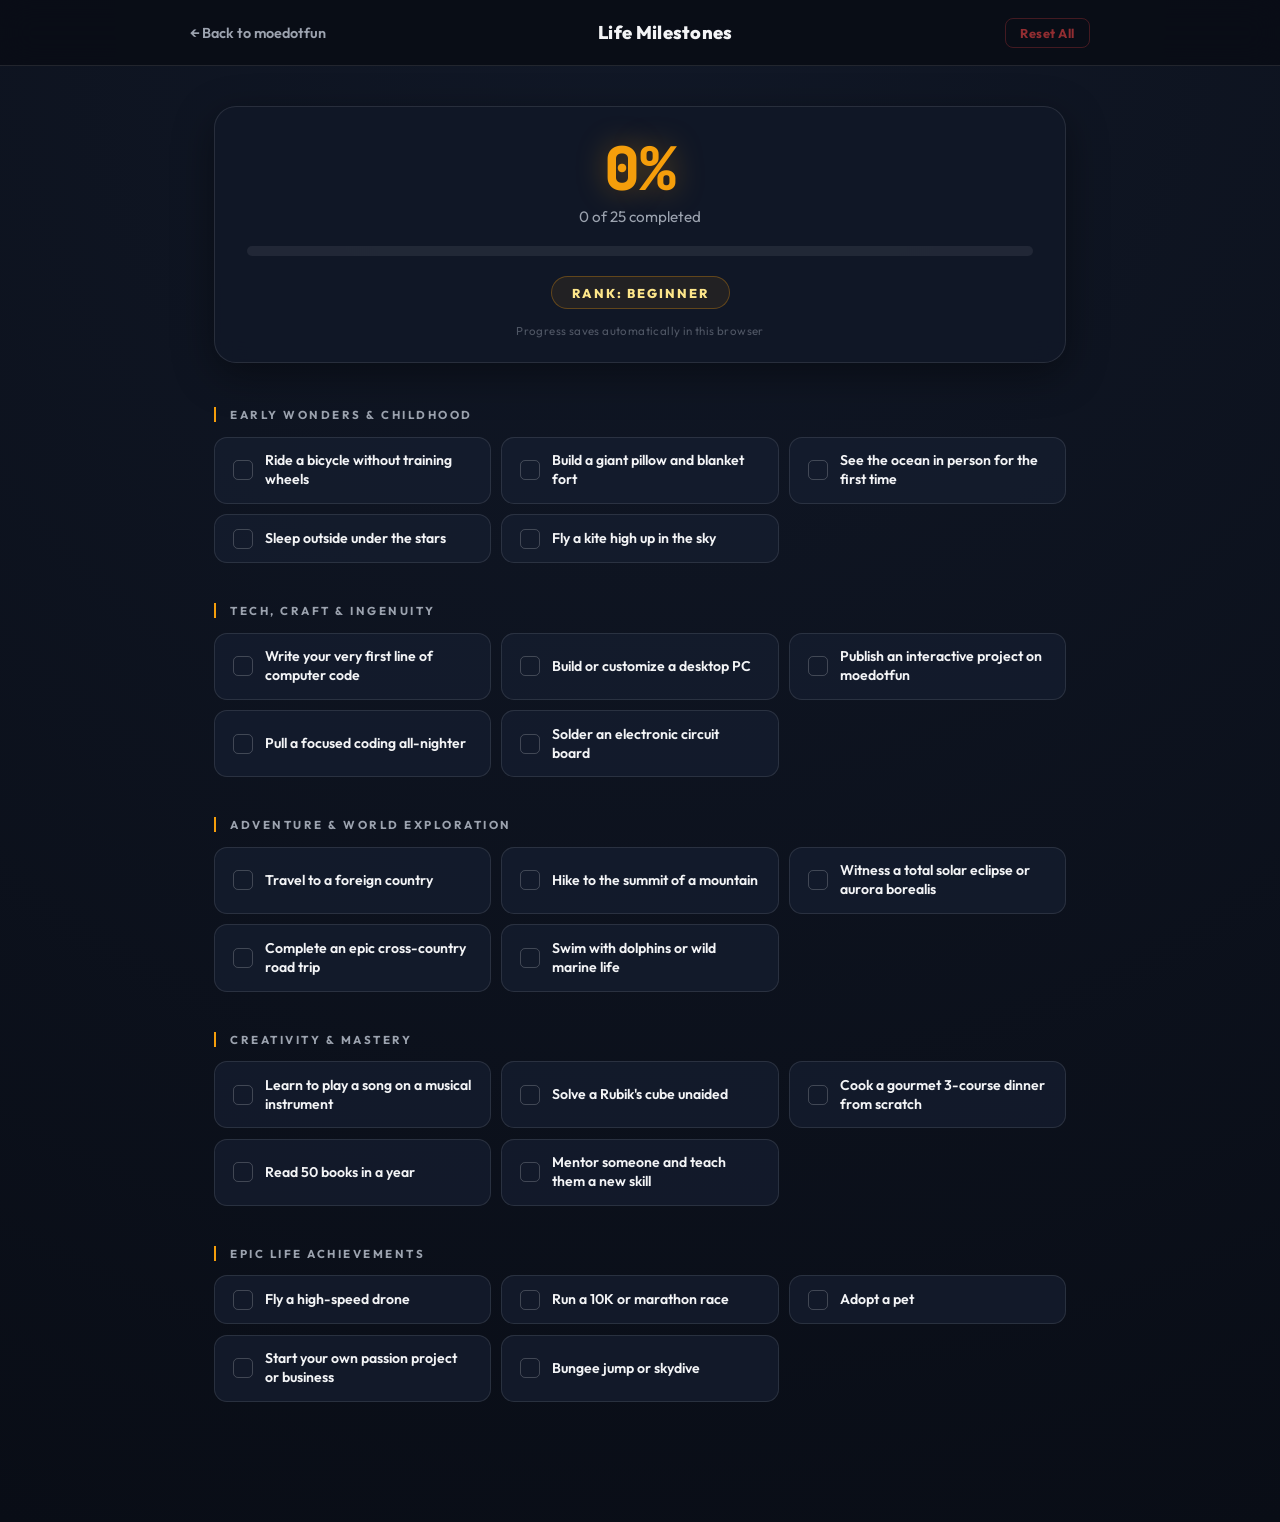
<file: demos/life-checklist/index.html>
<!DOCTYPE html>
<html lang="en">
<head>
    <meta charset="UTF-8">
    <meta name="viewport" content="width=device-width, initial-scale=1.0">
    <title>Life Milestones Checklist | moedotfun</title>
    <meta name="description" content="An interactive checklist of life's iconic moments. Track, unlock, and earn ranks.">
    <link rel="preconnect" href="https://fonts.googleapis.com">
    <link rel="preconnect" href="https://fonts.gstatic.com" crossorigin>
    <link href="https://fonts.googleapis.com/css2?family=Outfit:wght@400;600;700;800&family=JetBrains+Mono:wght@700&display=swap" rel="stylesheet">
    <style>
        :root {
            --bg: #090d16;
            --card-bg: rgba(22, 31, 49, 0.7);
            --border: rgba(255, 255, 255, 0.1);
            --accent: #f59e0b;
            --accent-dim: rgba(245, 158, 11, 0.08);
            --accent-border: rgba(245, 158, 11, 0.4);
            --text-main: #f3f4f6;
            --text-muted: #9ca3af;
        }

        * { box-sizing: border-box; margin: 0; padding: 0; }

        body {
            font-family: 'Outfit', sans-serif;
            background: radial-gradient(circle at top center, #111827 0%, #090d16 100%);
            color: var(--text-main);
            min-height: 100vh;
            padding-bottom: 5rem;
        }

        header {
            position: sticky;
            top: 0;
            z-index: 100;
            background: rgba(9, 13, 22, 0.9);
            backdrop-filter: blur(16px);
            border-bottom: 1px solid var(--border);
            padding: 1.1rem 2rem;
        }

        .header-content {
            max-width: 900px;
            margin: 0 auto;
            display: flex;
            justify-content: space-between;
            align-items: center;
            gap: 1rem;
        }

        .back-link {
            color: var(--text-muted);
            text-decoration: none;
            font-weight: 600;
            font-size: 0.9rem;
            transition: color 0.2s;
        }
        .back-link:hover { color: var(--accent); }

        .header-title {
            font-size: 1.15rem;
            font-weight: 800;
            letter-spacing: 0.3px;
        }

        .btn-reset-all {
            background: none;
            border: 1px solid rgba(239, 68, 68, 0.25);
            color: rgba(239, 68, 68, 0.6);
            padding: 0.38rem 0.9rem;
            border-radius: 8px;
            font-family: inherit;
            font-size: 0.8rem;
            font-weight: 700;
            cursor: pointer;
            transition: all 0.2s;
            letter-spacing: 0.5px;
        }
        .btn-reset-all:hover {
            background: rgba(239, 68, 68, 0.08);
            border-color: rgba(239, 68, 68, 0.5);
            color: #fca5a5;
        }

        main {
            max-width: 900px;
            margin: 2.5rem auto;
            padding: 0 1.5rem;
        }

        /* HUD */
        .hud-card {
            background: rgba(17, 24, 39, 0.9);
            border: 1px solid var(--border);
            border-radius: 22px;
            padding: 2rem 2rem 1.5rem;
            margin-bottom: 2.75rem;
            text-align: center;
            backdrop-filter: blur(12px);
            box-shadow: 0 12px 40px rgba(0,0,0,0.4);
        }

        .hud-pct {
            font-family: 'JetBrains Mono', monospace;
            font-size: 3.75rem;
            font-weight: 800;
            color: var(--accent);
            text-shadow: 0 0 30px rgba(245, 158, 11, 0.35);
            line-height: 1;
            margin-bottom: 0.5rem;
            transition: text-shadow 0.3s;
        }

        .hud-subtitle {
            font-size: 0.95rem;
            color: var(--text-muted);
            margin-bottom: 1.25rem;
        }

        .progress-outer {
            width: 100%;
            height: 10px;
            background: rgba(255, 255, 255, 0.07);
            border-radius: 999px;
            overflow: hidden;
            margin-bottom: 1.25rem;
        }

        .progress-inner {
            height: 100%;
            background: linear-gradient(90deg, #f59e0b, #ef4444);
            width: 0%;
            border-radius: 999px;
            transition: width 0.45s cubic-bezier(0.4, 0, 0.2, 1);
        }

        .badge-box {
            display: inline-flex;
            align-items: center;
            background: rgba(245, 158, 11, 0.08);
            border: 1px solid rgba(245, 158, 11, 0.3);
            padding: 0.45rem 1.25rem;
            border-radius: 999px;
            font-weight: 800;
            font-size: 0.8rem;
            color: #fde68a;
            letter-spacing: 2px;
            text-transform: uppercase;
            transition: all 0.4s;
        }

        .save-note {
            font-size: 0.72rem;
            color: var(--text-muted);
            margin-top: 0.9rem;
            opacity: 0.45;
            letter-spacing: 0.4px;
        }

        /* Categories */
        .category-block {
            margin-bottom: 2.5rem;
        }

        .category-title {
            font-size: 0.72rem;
            font-weight: 700;
            margin-bottom: 0.9rem;
            color: var(--text-muted);
            text-transform: uppercase;
            letter-spacing: 2.5px;
            padding-left: 0.9rem;
            border-left: 2px solid var(--accent);
        }

        .checklist-grid {
            display: grid;
            grid-template-columns: repeat(auto-fill, minmax(260px, 1fr));
            gap: 0.65rem;
        }

        .check-item {
            background: var(--card-bg);
            border: 1px solid var(--border);
            border-radius: 13px;
            padding: 0.85rem 1.1rem;
            display: flex;
            align-items: center;
            gap: 0.75rem;
            cursor: pointer;
            user-select: none;
            transition: border-color 0.2s, background 0.2s, transform 0.15s;
        }

        .check-item:hover {
            border-color: var(--accent-border);
            transform: translateY(-1px);
        }

        .check-item.checked {
            background: var(--accent-dim);
            border-color: var(--accent-border);
        }

        .checkbox-custom {
            width: 20px;
            height: 20px;
            min-width: 20px;
            border-radius: 5px;
            border: 1.5px solid rgba(255,255,255,0.2);
            display: flex;
            align-items: center;
            justify-content: center;
            font-size: 0.75rem;
            font-weight: 900;
            transition: all 0.18s;
            color: #000;
        }

        .check-item.checked .checkbox-custom {
            background: var(--accent);
            border-color: var(--accent);
        }

        .item-label {
            font-size: 0.88rem;
            font-weight: 600;
            line-height: 1.35;
            color: var(--text-main);
            transition: opacity 0.2s;
        }

        .check-item.checked .item-label {
            opacity: 0.5;
            text-decoration: line-through;
            text-decoration-color: rgba(245, 158, 11, 0.5);
        }

        /* Confetti */
        .confetti-layer {
            position: fixed;
            inset: 0;
            pointer-events: none;
            z-index: 9999;
            overflow: hidden;
        }

        .confetti-piece {
            position: absolute;
            top: -12px;
            border-radius: 2px;
            animation: confettiFall linear forwards;
        }

        @keyframes confettiFall {
            0%   { transform: translateY(0) rotate(0deg) scale(1); opacity: 1; }
            80%  { opacity: 1; }
            100% { transform: translateY(105vh) rotate(800deg) scale(0.7); opacity: 0; }
        }
    </style>
</head>
<body>
    <header>
        <div class="header-content">
            <a href="../../index.html" class="back-link">← Back to moedotfun</a>
            <h1 class="header-title">Life Milestones</h1>
            <button class="btn-reset-all" id="btn-reset-all">Reset All</button>
        </div>
    </header>

    <main>
        <div class="hud-card">
            <div class="hud-pct" id="total-pct">0%</div>
            <div class="hud-subtitle" id="total-counts">0 of 25 completed</div>
            <div class="progress-outer">
                <div class="progress-inner" id="progress-bar"></div>
            </div>
            <div class="badge-box" id="badge-display">Rank: Beginner</div>
            <div class="save-note">Progress saves automatically in this browser</div>
        </div>

        <div id="checklist-categories"></div>
    </main>

    <div class="confetti-layer" id="confetti-layer"></div>

    <script>
        const categories = [
            {
                title: "Early Wonders & Childhood",
                items: [
                    "Ride a bicycle without training wheels",
                    "Build a giant pillow and blanket fort",
                    "See the ocean in person for the first time",
                    "Sleep outside under the stars",
                    "Fly a kite high up in the sky"
                ]
            },
            {
                title: "Tech, Craft & Ingenuity",
                items: [
                    "Write your very first line of computer code",
                    "Build or customize a desktop PC",
                    "Publish an interactive project on moedotfun",
                    "Pull a focused coding all-nighter",
                    "Solder an electronic circuit board"
                ]
            },
            {
                title: "Adventure & World Exploration",
                items: [
                    "Travel to a foreign country",
                    "Hike to the summit of a mountain",
                    "Witness a total solar eclipse or aurora borealis",
                    "Complete an epic cross-country road trip",
                    "Swim with dolphins or wild marine life"
                ]
            },
            {
                title: "Creativity & Mastery",
                items: [
                    "Learn to play a song on a musical instrument",
                    "Solve a Rubik's cube unaided",
                    "Cook a gourmet 3-course dinner from scratch",
                    "Read 50 books in a year",
                    "Mentor someone and teach them a new skill"
                ]
            },
            {
                title: "Epic Life Achievements",
                items: [
                    "Fly a high-speed drone",
                    "Run a 10K or marathon race",
                    "Adopt a pet",
                    "Start your own passion project or business",
                    "Bungee jump or skydive"
                ]
            }
        ];

        let checkedMap = JSON.parse(localStorage.getItem('moe_life_checklist') || '{}');
        let confettiShown = false;

        const totalItemCount = categories.reduce((sum, c) => sum + c.items.length, 0);

        const totalPctElem  = document.getElementById('total-pct');
        const totalCountsElem = document.getElementById('total-counts');
        const progressBar   = document.getElementById('progress-bar');
        const badgeDisplay  = document.getElementById('badge-display');
        const categoriesContainer = document.getElementById('checklist-categories');

        function updateStats() {
            const checkedCount = Object.values(checkedMap).filter(Boolean).length;
            const pct = Math.round((checkedCount / totalItemCount) * 100);

            totalPctElem.textContent = `${pct}%`;
            totalCountsElem.textContent = `${checkedCount} of ${totalItemCount} completed`;
            progressBar.style.width = `${pct}%`;

            let rank = 'Beginner';
            if      (pct >= 80) rank = 'Legend';
            else if (pct >= 50) rank = 'Master';
            else if (pct >= 25) rank = 'Veteran';
            else if (pct >= 10) rank = 'Explorer';

            badgeDisplay.textContent = `Rank: ${rank}`;

            if (pct === 100 && !confettiShown) {
                confettiShown = true;
                launchConfetti();
            } else if (pct < 100) {
                confettiShown = false;
            }
        }

        function launchConfetti() {
            const layer  = document.getElementById('confetti-layer');
            const colors = ['#f59e0b', '#06b6d4', '#10b981', '#e2e8f0', '#a855f7', '#f43f5e'];
            for (let i = 0; i < 90; i++) {
                const p = document.createElement('div');
                p.className = 'confetti-piece';
                const size = Math.random() * 7 + 4;
                p.style.cssText = `
                    left: ${Math.random() * 100}%;
                    width: ${size}px;
                    height: ${size}px;
                    background: ${colors[Math.floor(Math.random() * colors.length)]};
                    animation-duration: ${Math.random() * 1.8 + 1.4}s;
                    animation-delay: ${Math.random() * 0.6}s;
                `;
                layer.appendChild(p);
                p.addEventListener('animationend', () => p.remove());
            }
        }

        function renderChecklist() {
            categoriesContainer.innerHTML = '';

            categories.forEach((cat, catIdx) => {
                const block = document.createElement('div');
                block.className = 'category-block';

                const titleEl = document.createElement('div');
                titleEl.className = 'category-title';
                titleEl.textContent = cat.title;
                block.appendChild(titleEl);

                const grid = document.createElement('div');
                grid.className = 'checklist-grid';

                cat.items.forEach((itemText, itemIdx) => {
                    const key       = `${catIdx}-${itemIdx}`;
                    const isChecked = !!checkedMap[key];

                    const card = document.createElement('div');
                    card.className = `check-item${isChecked ? ' checked' : ''}`;

                    const box = document.createElement('div');
                    box.className = 'checkbox-custom';
                    box.textContent = isChecked ? '✓' : '';

                    const label = document.createElement('div');
                    label.className = 'item-label';
                    label.textContent = itemText;

                    card.appendChild(box);
                    card.appendChild(label);

                    card.addEventListener('click', () => {
                        const next = !checkedMap[key];
                        checkedMap[key] = next;
                        localStorage.setItem('moe_life_checklist', JSON.stringify(checkedMap));

                        if (next) {
                            card.classList.add('checked');
                            box.textContent = '✓';
                        } else {
                            card.classList.remove('checked');
                            box.textContent = '';
                        }

                        updateStats();
                    });

                    grid.appendChild(card);
                });

                block.appendChild(grid);
                categoriesContainer.appendChild(block);
            });
        }

        document.getElementById('btn-reset-all').addEventListener('click', () => {
            if (confirm('Reset all milestones? This cannot be undone.')) {
                checkedMap     = {};
                confettiShown  = false;
                localStorage.setItem('moe_life_checklist', JSON.stringify(checkedMap));
                renderChecklist();
                updateStats();
            }
        });

        renderChecklist();
        updateStats();
    </script>
</body>
</html>
</file>
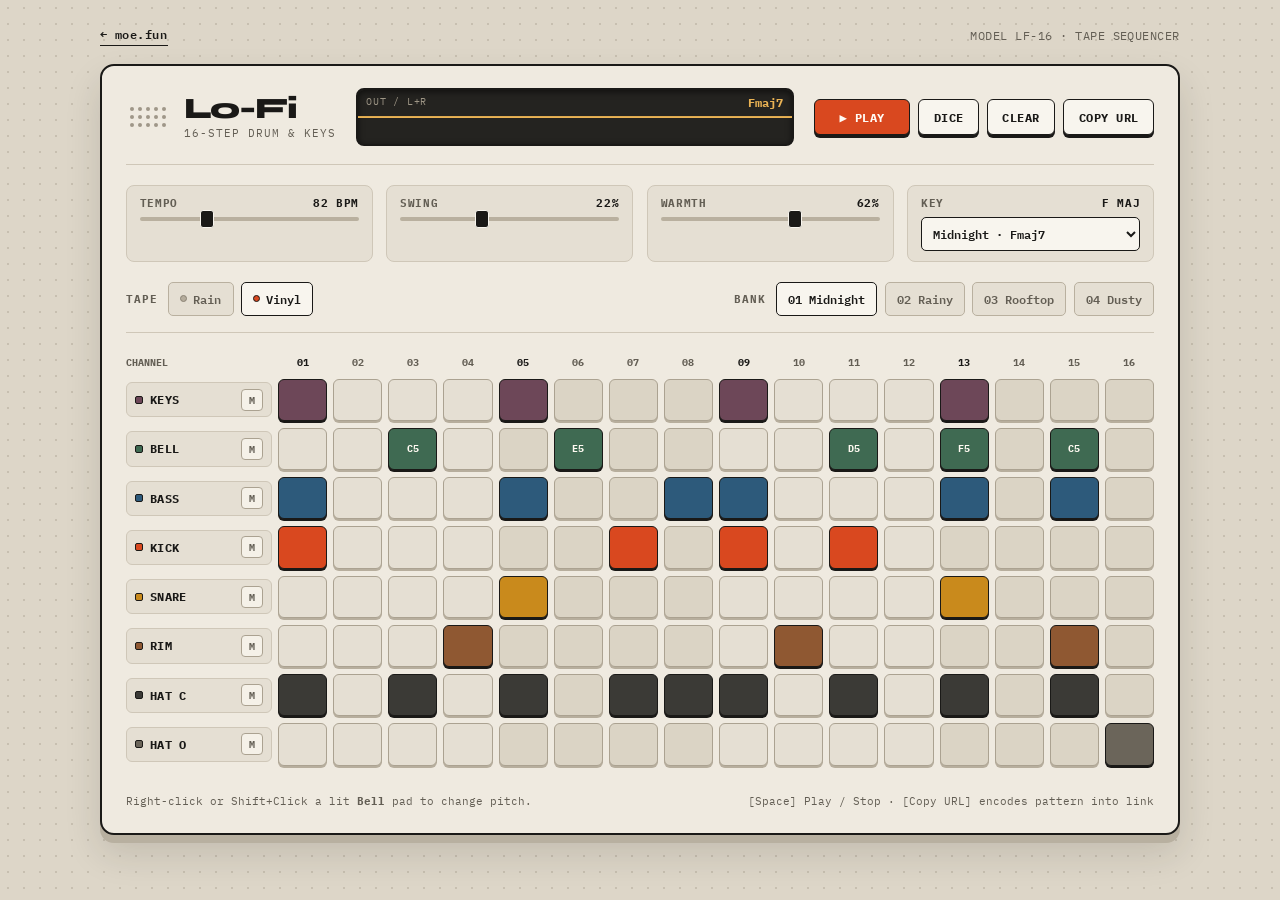
<file: demos/lofi-beat-maker/index.html>
<!DOCTYPE html>
<html lang="en">
<head>
    <meta charset="UTF-8">
    <meta name="viewport" content="width=device-width, initial-scale=1.0">
    <title>Lo-Fi | moe.fun</title>
    <link rel="icon" href="../../assets/logo.png" type="image/png">
    <link rel="preconnect" href="https://fonts.googleapis.com">
    <link rel="preconnect" href="https://fonts.gstatic.com" crossorigin>
    <link href="https://fonts.googleapis.com/css2?family=IBM+Plex+Mono:wght@400;500;600;700&family=Syne:wght@700;800&display=swap" rel="stylesheet">
    <style>
        :root {
            --desk: #ddd6c8;
            --chassis: #efeae0;
            --chassis-edge: #c7bfb0;
            --recess: #242320;
            --ink: #1a1917;
            --ink-soft: #635e54;
            --rule: #cfc7b8;
            --vermilion: #d9481f;
            --ochre: #c98a1c;
            --sage: #3f6a52;
            --cobalt: #2d5a7b;
            --plum: #6d4758;
            --key-off: #e5dfd3;
            --key-off-alt: #dbd4c5;
            --key-shadow: #b7ae9d;
        }

        * { box-sizing: border-box; margin: 0; padding: 0; }

        body {
            font-family: 'IBM Plex Mono', monospace;
            background-color: var(--desk);
            background-image: radial-gradient(#c7bfb0 0.8px, transparent 0.8px);
            background-size: 16px 16px;
            color: var(--ink);
            min-height: 100vh;
            padding: 1.5rem 1rem 3rem;
        }

        .top-strip {
            max-width: 1080px;
            margin: 0 auto 1.1rem;
            display: flex;
            align-items: center;
            justify-content: space-between;
            font-size: 0.78rem;
            letter-spacing: 0.04em;
        }

        .back-link {
            color: var(--ink);
            text-decoration: none;
            font-weight: 600;
            border-bottom: 1.5px solid var(--ink);
            padding-bottom: 1px;
        }
        .back-link:hover { color: var(--vermilion); border-color: var(--vermilion); }

        .model-code {
            color: var(--ink-soft);
            text-transform: uppercase;
        }

        /* Physical Hardware Chassis */
        .chassis {
            max-width: 1080px;
            margin: 0 auto;
            background: var(--chassis);
            border: 2px solid var(--ink);
            border-radius: 14px;
            box-shadow: 0 8px 0 #b8b0a0, 0 18px 36px rgba(26, 25, 23, 0.14);
            padding: 1.4rem 1.5rem 1.6rem;
            display: flex;
            flex-direction: column;
            gap: 1.25rem;
        }

        /* Faceplate Header */
        .faceplate {
            display: grid;
            grid-template-columns: auto 1fr auto;
            align-items: center;
            gap: 1.25rem;
            padding-bottom: 1.1rem;
            border-bottom: 1.5px solid var(--rule);
        }

        .brand-plate {
            display: flex;
            align-items: center;
            gap: 0.9rem;
        }

        .speaker-grille {
            display: grid;
            grid-template-columns: repeat(5, 4px);
            gap: 4px;
            padding: 4px;
        }
        .speaker-grille span {
            width: 4px;
            height: 4px;
            border-radius: 50%;
            background: #9f9788;
        }

        .unit-title {
            font-family: 'Syne', sans-serif;
            font-size: 1.85rem;
            font-weight: 800;
            letter-spacing: -0.04em;
            line-height: 1;
        }
        .unit-sub {
            font-size: 0.68rem;
            color: var(--ink-soft);
            text-transform: uppercase;
            letter-spacing: 0.09em;
            margin-top: 3px;
        }

        /* Recessed Oscilloscope Screen */
        .scope-bay {
            background: var(--recess);
            border: 2px solid var(--ink);
            border-radius: 8px;
            height: 58px;
            position: relative;
            overflow: hidden;
            box-shadow: inset 0 2px 6px rgba(0, 0, 0, 0.55);
        }
        #visualizer {
            width: 100%;
            height: 100%;
            display: block;
        }
        .scope-label {
            position: absolute;
            top: 5px;
            left: 8px;
            font-size: 0.62rem;
            color: #9e9686;
            letter-spacing: 0.08em;
            pointer-events: none;
        }
        .scope-chord {
            position: absolute;
            top: 5px;
            right: 9px;
            font-size: 0.72rem;
            font-weight: 700;
            color: #eab354;
            pointer-events: none;
        }

        /* Hardware Key Buttons */
        .btn-row {
            display: flex;
            align-items: center;
            gap: 0.5rem;
            flex-wrap: wrap;
        }

        .hw-btn {
            font-family: 'IBM Plex Mono', monospace;
            font-size: 0.78rem;
            font-weight: 700;
            text-transform: uppercase;
            letter-spacing: 0.04em;
            padding: 0.58rem 0.9rem;
            border-radius: 6px;
            border: 1.5px solid var(--ink);
            background: #f8f5ee;
            color: var(--ink);
            box-shadow: 0 3px 0 var(--ink);
            cursor: pointer;
            transition: transform 0.07s, box-shadow 0.07s, background 0.12s;
            user-select: none;
        }
        .hw-btn:hover { background: #ffffff; }
        .hw-btn:active {
            transform: translateY(2px);
            box-shadow: 0 1px 0 var(--ink);
        }

        .hw-btn.primary {
            background: var(--vermilion);
            color: #fffaf5;
            min-width: 96px;
        }
        .hw-btn.primary:hover { background: #e35229; }
        .hw-btn.primary.playing {
            background: var(--ink);
            color: #f8f5ee;
        }

        .hw-btn.active-toggle {
            background: var(--ink);
            color: #f8f5ee;
        }

        /* Control Strip */
        .knobs-strip {
            display: grid;
            grid-template-columns: repeat(4, 1fr);
            gap: 0.85rem;
        }

        .fader-well {
            background: #e5dfd3;
            border: 1.5px solid var(--rule);
            border-radius: 8px;
            padding: 0.65rem 0.8rem;
            display: flex;
            flex-direction: column;
            gap: 0.45rem;
        }
        .fader-head {
            display: flex;
            justify-content: space-between;
            font-size: 0.68rem;
            font-weight: 700;
            text-transform: uppercase;
            letter-spacing: 0.06em;
            color: var(--ink-soft);
        }
        .fader-val { color: var(--ink); }

        input[type="range"] {
            -webkit-appearance: none;
            appearance: none;
            width: 100%;
            height: 4px;
            background: #b9b09f;
            border-radius: 2px;
            outline: none;
            cursor: pointer;
        }
        input[type="range"]::-webkit-slider-thumb {
            -webkit-appearance: none;
            appearance: none;
            width: 14px;
            height: 18px;
            border-radius: 3px;
            background: var(--ink);
            border: 1.5px solid #f8f5ee;
            cursor: pointer;
        }

        select {
            font-family: 'IBM Plex Mono', monospace;
            font-size: 0.76rem;
            font-weight: 600;
            background: #f8f5ee;
            color: var(--ink);
            border: 1.5px solid var(--ink);
            border-radius: 5px;
            padding: 0.3rem 0.45rem;
            outline: none;
            cursor: pointer;
        }

        /* Texture & Bank Row */
        .bank-strip {
            display: flex;
            flex-wrap: wrap;
            align-items: center;
            justify-content: space-between;
            gap: 0.75rem;
            padding-bottom: 1rem;
            border-bottom: 1.5px solid var(--rule);
        }

        .bank-group {
            display: flex;
            align-items: center;
            gap: 0.45rem;
            flex-wrap: wrap;
        }
        .bank-label {
            font-size: 0.66rem;
            font-weight: 700;
            text-transform: uppercase;
            letter-spacing: 0.08em;
            color: var(--ink-soft);
            margin-right: 0.2rem;
        }

        .pill-switch {
            font-family: 'IBM Plex Mono', monospace;
            font-size: 0.72rem;
            font-weight: 600;
            padding: 0.36rem 0.7rem;
            border-radius: 5px;
            border: 1.5px solid #b9b09f;
            background: #e5dfd3;
            color: var(--ink-soft);
            cursor: pointer;
            display: inline-flex;
            align-items: center;
            gap: 0.4rem;
            transition: all 0.12s;
        }
        .pill-switch:hover { border-color: var(--ink); color: var(--ink); }
        .pill-switch .led {
            width: 7px;
            height: 7px;
            border-radius: 50%;
            background: #b5ac9c;
            border: 1px solid #8a8274;
        }
        .pill-switch.on {
            border-color: var(--ink);
            background: #f8f5ee;
            color: var(--ink);
        }
        .pill-switch.on .led {
            background: var(--vermilion);
            border-color: var(--ink);
        }

        /* 16-Step Matrix */
        .matrix-scroll { overflow-x: auto; padding-bottom: 4px; }
        .matrix {
            min-width: 780px;
            display: flex;
            flex-direction: column;
            gap: 7px;
        }

        .ruler-row, .track-row {
            display: grid;
            grid-template-columns: 146px repeat(16, 1fr);
            gap: 6px;
            align-items: center;
        }
        .track-row.muted { opacity: 0.38; }

        .ruler-step {
            text-align: center;
            font-size: 0.64rem;
            font-weight: 700;
            color: var(--ink-soft);
            padding: 3px 0;
            border-radius: 4px;
        }
        .ruler-step.beat { color: var(--ink); }
        .ruler-step.current {
            background: var(--vermilion);
            color: #fff;
        }

        .track-head {
            display: flex;
            align-items: center;
            justify-content: space-between;
            padding: 0.35rem 0.5rem;
            background: #e5dfd3;
            border: 1.5px solid var(--rule);
            border-radius: 6px;
        }
        .track-title-wrap {
            display: flex;
            align-items: center;
            gap: 0.45rem;
        }
        .track-swatch {
            width: 8px;
            height: 8px;
            border-radius: 2px;
            border: 1px solid var(--ink);
            flex-shrink: 0;
        }
        .track-name {
            font-size: 0.74rem;
            font-weight: 700;
            text-transform: uppercase;
            letter-spacing: 0.02em;
        }
        .mute-key {
            font-family: 'IBM Plex Mono', monospace;
            font-size: 0.65rem;
            font-weight: 700;
            width: 22px;
            height: 22px;
            border-radius: 4px;
            border: 1.5px solid #aba291;
            background: #f5f1e8;
            color: var(--ink-soft);
            cursor: pointer;
        }
        .mute-key.is-muted {
            background: var(--ink);
            border-color: var(--ink);
            color: #fff;
        }

        .pad {
            aspect-ratio: 1 / 0.86;
            min-height: 36px;
            border-radius: 6px;
            border: 1.5px solid #aba291;
            background: var(--key-off);
            box-shadow: 0 2px 0 var(--key-shadow);
            cursor: pointer;
            font-family: 'IBM Plex Mono', monospace;
            font-size: 0.64rem;
            font-weight: 700;
            color: transparent;
            display: flex;
            align-items: center;
            justify-content: center;
            transition: transform 0.06s, box-shadow 0.06s, background 0.08s;
            user-select: none;
        }
        .pad.alt-bar { background: var(--key-off-alt); }
        .pad:hover { border-color: var(--ink); }
        .pad:active { transform: translateY(2px); box-shadow: none; }
        .pad.active {
            background: var(--pad-color);
            border-color: var(--ink);
            box-shadow: 0 2px 0 var(--ink);
            color: #fffaf2;
        }
        .pad.playhead {
            outline: 2px solid var(--vermilion);
            outline-offset: -2px;
        }
        .pad.active.playhead {
            transform: translateY(1px);
            filter: brightness(1.1);
        }

        .footer-note {
            display: flex;
            justify-content: space-between;
            flex-wrap: wrap;
            gap: 0.5rem;
            font-size: 0.7rem;
            color: var(--ink-soft);
            padding-top: 0.25rem;
        }

        .toast {
            position: fixed;
            bottom: 22px;
            left: 50%;
            transform: translateX(-50%) translateY(16px);
            background: var(--ink);
            color: #f8f5ee;
            padding: 0.55rem 1.1rem;
            border-radius: 6px;
            font-size: 0.76rem;
            font-weight: 600;
            opacity: 0;
            pointer-events: none;
            transition: opacity 0.18s, transform 0.18s;
            z-index: 99;
        }
        .toast.show { opacity: 1; transform: translateX(-50%) translateY(0); }

        @media (max-width: 820px) {
            .faceplate { grid-template-columns: 1fr; }
            .knobs-strip { grid-template-columns: repeat(2, 1fr); }
        }
    </style>
</head>
<body>
    <div class="top-strip">
        <a href="../../index.html" class="back-link">← moe.fun</a>
        <span class="model-code">MODEL LF-16 · TAPE SEQUENCER</span>
    </div>

    <main class="chassis">
        <section class="faceplate">
            <div class="brand-plate">
                <div class="speaker-grille" aria-hidden="true">
                    <span></span><span></span><span></span><span></span><span></span>
                    <span></span><span></span><span></span><span></span><span></span>
                    <span></span><span></span><span></span><span></span><span></span>
                </div>
                <div>
                    <h1 class="unit-title">Lo-Fi</h1>
                    <div class="unit-sub">16-Step Drum &amp; Keys</div>
                </div>
            </div>

            <div class="scope-bay">
                <canvas id="visualizer"></canvas>
                <span class="scope-label">OUT / L+R</span>
                <span class="scope-chord" id="active-chord-display">Fmaj7</span>
            </div>

            <div class="btn-row">
                <button id="play-btn" class="hw-btn primary" title="Play / Stop (Space)">▶ Play</button>
                <button id="random-btn" class="hw-btn">Dice</button>
                <button id="clear-btn" class="hw-btn">Clear</button>
                <button id="share-btn" class="hw-btn">Copy URL</button>
            </div>
        </section>

        <section class="knobs-strip">
            <div class="fader-well">
                <div class="fader-head"><span>Tempo</span><span class="fader-val" id="bpm-val">82 BPM</span></div>
                <input type="range" id="bpm-slider" min="60" max="135" value="82">
            </div>
            <div class="fader-well">
                <div class="fader-head"><span>Swing</span><span class="fader-val" id="swing-val">22%</span></div>
                <input type="range" id="swing-slider" min="0" max="60" value="22">
            </div>
            <div class="fader-well">
                <div class="fader-head"><span>Warmth</span><span class="fader-val" id="warmth-val">62%</span></div>
                <input type="range" id="warmth-slider" min="0" max="100" value="62">
            </div>
            <div class="fader-well">
                <div class="fader-head"><span>Key</span><span class="fader-val" id="mood-key">F Maj</span></div>
                <select id="mood-select">
                    <option value="midnight">Midnight · Fmaj7</option>
                    <option value="rainy">Rainy · Dm9</option>
                    <option value="tokyo">Rooftop · Cmaj9</option>
                    <option value="sunset">Cassette · Am9</option>
                </select>
            </div>
        </section>

        <section class="bank-strip">
            <div class="bank-group">
                <span class="bank-label">Tape</span>
                <button id="rain-toggle" class="pill-switch"><span class="led"></span>Rain</button>
                <button id="vinyl-toggle" class="pill-switch on"><span class="led"></span>Vinyl</button>
            </div>
            <div class="bank-group">
                <span class="bank-label">Bank</span>
                <button class="pill-switch on preset-btn" data-preset="midnight">01 Midnight</button>
                <button class="pill-switch preset-btn" data-preset="rainy">02 Rainy</button>
                <button class="pill-switch preset-btn" data-preset="tokyo">03 Rooftop</button>
                <button class="pill-switch preset-btn" data-preset="dusty">04 Dusty</button>
            </div>
        </section>

        <section class="matrix-scroll">
            <div class="matrix" id="seq-grid"></div>
        </section>

        <div class="footer-note">
            <span>Right-click or Shift+Click a lit <strong>Bell</strong> pad to change pitch.</span>
            <span>[Space] Play / Stop · [Copy URL] encodes pattern into link</span>
        </div>
    </main>

    <div class="toast" id="toast">Pattern URL copied</div>

    <script>
    (() => {
        const STEPS = 16;
        const TRACKS = [
            { id: 'chords', name: 'Keys',  color: '#6d4758', melodic: false },
            { id: 'melody', name: 'Bell',  color: '#3f6a52', melodic: true  },
            { id: 'bass',   name: 'Bass',  color: '#2d5a7b', melodic: false },
            { id: 'kick',   name: 'Kick',  color: '#d9481f', melodic: false },
            { id: 'snare',  name: 'Snare', color: '#c98a1c', melodic: false },
            { id: 'rim',    name: 'Rim',   color: '#8f5832', melodic: false },
            { id: 'ch',     name: 'Hat C', color: '#3b3a36', melodic: false },
            { id: 'oh',     name: 'Hat O', color: '#6b655a', melodic: false }
        ];

        const mtof = (m) => 440 * Math.pow(2, (m - 69) / 12);

        const MOODS = {
            midnight: {
                keyLabel: 'F Maj',
                chords: [
                    { name: 'Fmaj7', notes: [53, 57, 60, 64], bass: 41 },
                    { name: 'Dm9',   notes: [50, 53, 57, 60, 64], bass: 38 },
                    { name: 'Gm9',   notes: [55, 58, 62, 65, 69], bass: 43 },
                    { name: 'C13',   notes: [48, 52, 58, 62, 69], bass: 36 }
                ],
                scale: [
                    { note: 69, label: 'A4' }, { note: 72, label: 'C5' },
                    { note: 74, label: 'D5' }, { note: 76, label: 'E5' },
                    { note: 77, label: 'F5' }, { note: 81, label: 'A5' }
                ]
            },
            rainy: {
                keyLabel: 'D Min',
                chords: [
                    { name: 'Dm9',   notes: [50, 53, 57, 60, 64], bass: 38 },
                    { name: 'Bbmaj7',notes: [46, 50, 53, 57, 60], bass: 34 },
                    { name: 'Gm7',   notes: [55, 58, 62, 65], bass: 43 },
                    { name: 'A7b9',  notes: [45, 49, 55, 58, 64], bass: 33 }
                ],
                scale: [
                    { note: 69, label: 'A4' }, { note: 70, label: 'Bb4' },
                    { note: 74, label: 'D5' }, { note: 76, label: 'E5' },
                    { note: 77, label: 'F5' }, { note: 81, label: 'A5' }
                ]
            },
            tokyo: {
                keyLabel: 'C Maj',
                chords: [
                    { name: 'Cmaj9', notes: [48, 52, 55, 59, 62], bass: 36 },
                    { name: 'Am9',   notes: [45, 48, 52, 55, 59], bass: 33 },
                    { name: 'Fmaj9', notes: [53, 57, 60, 64, 67], bass: 41 },
                    { name: 'G13',   notes: [55, 59, 65, 69], bass: 43 }
                ],
                scale: [
                    { note: 72, label: 'C5' }, { note: 74, label: 'D5' },
                    { note: 76, label: 'E5' }, { note: 79, label: 'G5' },
                    { note: 81, label: 'A5' }, { note: 83, label: 'B5' }
                ]
            },
            sunset: {
                keyLabel: 'A Min',
                chords: [
                    { name: 'Am9',   notes: [45, 48, 52, 55, 59], bass: 33 },
                    { name: 'Fmaj7', notes: [53, 57, 60, 64], bass: 41 },
                    { name: 'Dm9',   notes: [50, 53, 57, 60, 64], bass: 38 },
                    { name: 'E7#9',  notes: [52, 56, 59, 62, 67], bass: 40 }
                ],
                scale: [
                    { note: 69, label: 'A4' }, { note: 72, label: 'C5' },
                    { note: 74, label: 'D5' }, { note: 76, label: 'E5' },
                    { note: 79, label: 'G5' }, { note: 81, label: 'A5' }
                ]
            }
        };

        const PRESETS = {
            midnight: {
                bpm: 82, swing: 22, warmth: 62, mood: 'midnight', rain: false, vinyl: true,
                grid: {
                    chords: [1,0,0,0, 1,0,0,0, 1,0,0,0, 1,0,0,0],
                    melody: [0,0,2,0, 0,4,0,0, 0,0,3,0, 5,0,2,0],
                    bass:   [1,0,0,0, 1,0,0,1, 1,0,0,0, 1,0,1,0],
                    kick:   [1,0,0,0, 0,0,1,0, 1,0,1,0, 0,0,0,0],
                    snare:  [0,0,0,0, 1,0,0,0, 0,0,0,0, 1,0,0,0],
                    rim:    [0,0,0,1, 0,0,0,0, 0,1,0,0, 0,0,1,0],
                    ch:     [1,0,1,0, 1,0,1,1, 1,0,1,0, 1,0,1,0],
                    oh:     [0,0,0,0, 0,0,0,0, 0,0,0,0, 0,0,0,1]
                }
            },
            rainy: {
                bpm: 74, swing: 28, warmth: 74, mood: 'rainy', rain: true, vinyl: true,
                grid: {
                    chords: [1,0,0,0, 0,0,1,0, 1,0,0,0, 0,0,1,0],
                    melody: [1,0,0,3, 0,0,2,0, 4,0,0,2, 0,1,0,0],
                    bass:   [1,0,0,0, 0,0,1,0, 1,0,0,0, 0,0,1,0],
                    kick:   [1,0,0,0, 0,0,0,1, 1,0,0,0, 0,1,0,0],
                    snare:  [0,0,0,0, 1,0,0,0, 0,0,0,0, 1,0,0,1],
                    rim:    [0,0,1,0, 0,0,0,0, 0,0,1,0, 0,0,0,0],
                    ch:     [1,1,1,0, 1,0,1,0, 1,1,1,0, 1,0,1,0],
                    oh:     [0,0,0,1, 0,0,0,0, 0,0,0,1, 0,0,0,0]
                }
            },
            tokyo: {
                bpm: 92, swing: 16, warmth: 48, mood: 'tokyo', rain: false, vinyl: true,
                grid: {
                    chords: [1,0,0,1, 0,0,1,0, 1,0,0,1, 0,0,1,0],
                    melody: [0,3,0,5, 0,4,0,2, 0,3,0,6, 0,5,3,0],
                    bass:   [1,0,0,1, 0,0,1,0, 1,0,0,1, 0,0,1,0],
                    kick:   [1,0,0,1, 0,0,1,0, 1,0,0,0, 0,1,0,0],
                    snare:  [0,0,0,0, 1,0,0,0, 0,0,0,0, 1,0,0,0],
                    rim:    [0,0,1,0, 0,1,0,0, 0,0,1,0, 0,0,0,1],
                    ch:     [1,0,1,1, 1,0,1,0, 1,0,1,1, 1,0,1,0],
                    oh:     [0,0,0,0, 0,0,0,1, 0,0,0,0, 0,0,0,1]
                }
            },
            dusty: {
                bpm: 78, swing: 34, warmth: 80, mood: 'sunset', rain: false, vinyl: true,
                grid: {
                    chords: [1,0,0,0, 1,0,0,0, 1,0,0,0, 1,0,0,0],
                    melody: [2,0,0,0, 4,0,3,0, 1,0,0,5, 0,3,0,0],
                    bass:   [1,0,0,0, 1,0,0,0, 1,0,1,0, 1,0,0,0],
                    kick:   [1,0,0,0, 0,0,0,1, 0,0,1,0, 0,0,0,1],
                    snare:  [0,0,0,0, 1,0,0,0, 0,0,0,0, 1,0,0,0],
                    rim:    [0,1,0,0, 0,0,1,0, 0,0,0,1, 0,0,1,0],
                    ch:     [1,0,1,0, 1,0,1,0, 1,0,1,0, 1,0,1,1],
                    oh:     [0,0,0,0, 0,0,0,0, 0,0,0,0, 0,0,0,0]
                }
            }
        };

        const state = {
            bpm: 82, swing: 22, warmth: 62, mood: 'midnight',
            rain: false, vinyl: true, muted: {}, grid: {},
            isPlaying: false, currentStep: -1
        };
        TRACKS.forEach(t => { state.muted[t.id] = false; state.grid[t.id] = new Array(STEPS).fill(0); });

        let ctx = null, masterGain, warmthFilter, compressor, analyser, noiseBuffer;
        let rainNodes = null, vinylNodes = null;
        let nextNoteTime = 0, scheduleStep = 0, timerId = null;

        function ensureAudio() {
            if (ctx) { if (ctx.state === 'suspended') ctx.resume(); return; }
            const AudioCtx = window.AudioContext || window.webkitAudioContext;
            ctx = new AudioCtx();
            masterGain = ctx.createGain();
            masterGain.gain.value = 0.85;

            warmthFilter = ctx.createBiquadFilter();
            warmthFilter.type = 'lowpass';
            warmthFilter.Q.value = 0.7;

            const shaper = ctx.createWaveShaper();
            const curve = new Float32Array(1024);
            for (let i = 0; i < 1024; i++) curve[i] = Math.tanh(((i * 2) / 1024 - 1) * 1.35);
            shaper.curve = curve;

            compressor = ctx.createDynamicsCompressor();
            compressor.threshold.value = -14;
            compressor.knee.value = 18;
            compressor.ratio.value = 4;

            analyser = ctx.createAnalyser();
            analyser.fftSize = 256;

            masterGain.connect(warmthFilter);
            warmthFilter.connect(shaper);
            shaper.connect(compressor);
            compressor.connect(analyser);
            analyser.connect(ctx.destination);

            noiseBuffer = ctx.createBuffer(1, ctx.sampleRate * 2, ctx.sampleRate);
            const data = noiseBuffer.getChannelData(0);
            for (let i = 0; i < data.length; i++) data[i] = Math.random() * 2 - 1;

            updateWarmthFilter();
            syncAmbience();
        }

        function updateWarmthFilter() {
            if (!warmthFilter) return;
            const cutoff = 16000 * Math.pow(1200 / 16000, state.warmth / 100);
            warmthFilter.frequency.setTargetAtTime(cutoff, ctx.currentTime, 0.04);
        }

        function startRain() {
            if (!ctx || rainNodes) return;
            const src = ctx.createBufferSource();
            src.buffer = noiseBuffer; src.loop = true;
            const bp = ctx.createBiquadFilter(); bp.type = 'bandpass'; bp.frequency.value = 1100; bp.Q.value = 0.55;
            const lp = ctx.createBiquadFilter(); lp.type = 'lowpass'; lp.frequency.value = 3200;
            const gain = ctx.createGain();
            gain.gain.setValueAtTime(0.001, ctx.currentTime);
            gain.gain.linearRampToValueAtTime(0.11, ctx.currentTime + 0.5);
            src.connect(bp); bp.connect(lp); lp.connect(gain); gain.connect(compressor);
            src.start();
            rainNodes = { src, gain };
        }
        function stopRain() {
            if (!rainNodes || !ctx) return;
            const { src, gain } = rainNodes; rainNodes = null;
            gain.gain.setTargetAtTime(0.0001, ctx.currentTime, 0.12);
            setTimeout(() => { try { src.stop(); } catch {} }, 400);
        }
        function startVinyl() {
            if (!ctx || vinylNodes) return;
            const len = ctx.sampleRate * 3;
            const buf = ctx.createBuffer(1, len, ctx.sampleRate);
            const ch = buf.getChannelData(0);
            for (let i = 0; i < len; i++) {
                let v = (Math.random() * 2 - 1) * 0.018;
                if (Math.random() < 0.00045) v += (Math.random() * 2 - 1) * 0.42;
                ch[i] = v;
            }
            const src = ctx.createBufferSource(); src.buffer = buf; src.loop = true;
            const hp = ctx.createBiquadFilter(); hp.type = 'highpass'; hp.frequency.value = 900;
            const gain = ctx.createGain();
            gain.gain.setValueAtTime(0.001, ctx.currentTime);
            gain.gain.linearRampToValueAtTime(0.24, ctx.currentTime + 0.35);
            src.connect(hp); hp.connect(gain); gain.connect(compressor);
            src.start();
            vinylNodes = { src, gain };
        }
        function stopVinyl() {
            if (!vinylNodes || !ctx) return;
            const { src, gain } = vinylNodes; vinylNodes = null;
            gain.gain.setTargetAtTime(0.0001, ctx.currentTime, 0.1);
            setTimeout(() => { try { src.stop(); } catch {} }, 350);
        }
        function syncAmbience() {
            if (!ctx) return;
            if (state.rain && state.isPlaying) startRain(); else stopRain();
            if (state.vinyl && state.isPlaying) startVinyl(); else stopVinyl();
        }

        function triggerKick(t) {
            const o = ctx.createOscillator(), g = ctx.createGain();
            o.type = 'sine';
            o.frequency.setValueAtTime(140, t); o.frequency.exponentialRampToValueAtTime(42, t + 0.11);
            g.gain.setValueAtTime(0.95, t); g.gain.exponentialRampToValueAtTime(0.001, t + 0.32);
            o.connect(g); g.connect(masterGain); o.start(t); o.stop(t + 0.34);
        }
        function triggerSnare(t) {
            const n = ctx.createBufferSource(); n.buffer = noiseBuffer;
            const bp = ctx.createBiquadFilter(); bp.type = 'bandpass'; bp.frequency.value = 1750; bp.Q.value = 0.85;
            const ng = ctx.createGain(); ng.gain.setValueAtTime(0.45, t); ng.gain.exponentialRampToValueAtTime(0.001, t + 0.17);
            n.connect(bp); bp.connect(ng); ng.connect(masterGain); n.start(t); n.stop(t + 0.19);
            const o = ctx.createOscillator(), og = ctx.createGain();
            o.type = 'triangle'; o.frequency.setValueAtTime(195, t); o.frequency.exponentialRampToValueAtTime(115, t + 0.08);
            og.gain.setValueAtTime(0.32, t); og.gain.exponentialRampToValueAtTime(0.001, t + 0.11);
            o.connect(og); og.connect(masterGain); o.start(t); o.stop(t + 0.12);
        }
        function triggerRim(t) {
            const o = ctx.createOscillator(), g = ctx.createGain();
            o.type = 'triangle'; o.frequency.setValueAtTime(780, t); o.frequency.exponentialRampToValueAtTime(340, t + 0.032);
            g.gain.setValueAtTime(0.28, t); g.gain.exponentialRampToValueAtTime(0.001, t + 0.045);
            o.connect(g); g.connect(masterGain); o.start(t); o.stop(t + 0.05);
        }
        function triggerHat(t, open) {
            const n = ctx.createBufferSource(); n.buffer = noiseBuffer;
            const hp = ctx.createBiquadFilter(); hp.type = 'highpass'; hp.frequency.value = open ? 6200 : 7600;
            const dur = open ? 0.24 : 0.055;
            const g = ctx.createGain(); g.gain.setValueAtTime(open ? 0.2 : 0.18, t); g.gain.exponentialRampToValueAtTime(0.001, t + dur);
            n.connect(hp); hp.connect(g); g.connect(masterGain); n.start(t); n.stop(t + dur + 0.02);
        }
        function triggerChord(t, step) {
            const chord = MOODS[state.mood].chords[Math.floor(step / 4) % 4];
            const dur = (60 / state.bpm / 4) * 3.8;
            const lpf = ctx.createBiquadFilter(); lpf.type = 'lowpass';
            lpf.frequency.setValueAtTime(2200, t); lpf.frequency.exponentialRampToValueAtTime(750, t + dur);
            const env = ctx.createGain();
            env.gain.setValueAtTime(0.001, t); env.gain.linearRampToValueAtTime(0.22, t + 0.025); env.gain.exponentialRampToValueAtTime(0.001, t + dur);
            lpf.connect(env); env.connect(masterGain);
            chord.notes.forEach((midi, idx) => {
                const o = ctx.createOscillator();
                o.type = idx % 2 === 0 ? 'triangle' : 'sine';
                o.frequency.setValueAtTime(mtof(midi), t);
                o.detune.setValueAtTime((idx - 1.5) * 3.5, t);
                o.connect(lpf); o.start(t); o.stop(t + dur + 0.05);
            });
        }
        function triggerBass(t, step) {
            const chord = MOODS[state.mood].chords[Math.floor(step / 4) % 4];
            const dur = (60 / state.bpm / 4) * 2.2;
            const o = ctx.createOscillator(); o.type = 'triangle'; o.frequency.setValueAtTime(mtof(chord.bass), t);
            const lpf = ctx.createBiquadFilter(); lpf.type = 'lowpass'; lpf.frequency.value = 340;
            const env = ctx.createGain();
            env.gain.setValueAtTime(0.001, t); env.gain.linearRampToValueAtTime(0.46, t + 0.015); env.gain.exponentialRampToValueAtTime(0.001, t + dur);
            o.connect(lpf); lpf.connect(env); env.connect(masterGain); o.start(t); o.stop(t + dur + 0.04);
        }
        function triggerMelody(t, pitchVal) {
            const item = MOODS[state.mood].scale[(pitchVal - 1) % MOODS[state.mood].scale.length];
            const freq = mtof(item.note);
            const o1 = ctx.createOscillator(), o2 = ctx.createOscillator(), g2 = ctx.createGain(), env = ctx.createGain();
            o1.type = 'sine'; o2.type = 'triangle'; o1.frequency.setValueAtTime(freq, t); o2.frequency.setValueAtTime(freq * 2, t);
            g2.gain.value = 0.14;
            env.gain.setValueAtTime(0.001, t); env.gain.linearRampToValueAtTime(0.24, t + 0.008); env.gain.exponentialRampToValueAtTime(0.001, t + 0.48);
            o1.connect(env); o2.connect(g2); g2.connect(env); env.connect(masterGain);
            o1.start(t); o2.start(t); o1.stop(t + 0.5); o2.stop(t + 0.5);
        }

        function scheduleNote(step, time) {
            if (!state.muted.chords && state.grid.chords[step]) triggerChord(time, step);
            if (!state.muted.melody && state.grid.melody[step]) triggerMelody(time, state.grid.melody[step]);
            if (!state.muted.bass   && state.grid.bass[step])   triggerBass(time, step);
            if (!state.muted.kick   && state.grid.kick[step])   triggerKick(time);
            if (!state.muted.snare  && state.grid.snare[step])  triggerSnare(time);
            if (!state.muted.rim    && state.grid.rim[step])    triggerRim(time);
            if (!state.muted.ch     && state.grid.ch[step])     triggerHat(time, false);
            if (!state.muted.oh     && state.grid.oh[step])     triggerHat(time, true);
            const delayMs = Math.max(0, (time - ctx.currentTime) * 1000);
            setTimeout(() => { if (state.isPlaying) highlightStep(step); }, delayMs);
        }

        function schedulerTick() {
            while (nextNoteTime < ctx.currentTime + 0.12) {
                const baseDur = 60 / state.bpm / 4;
                const swingOff = (scheduleStep % 2 === 1) ? baseDur * (state.swing / 100) * 0.45 : 0;
                scheduleNote(scheduleStep, nextNoteTime + swingOff);
                nextNoteTime += baseDur;
                scheduleStep = (scheduleStep + 1) % STEPS;
            }
        }

        function togglePlay() {
            ensureAudio();
            const btn = document.getElementById('play-btn');
            if (state.isPlaying) {
                state.isPlaying = false;
                clearInterval(timerId); timerId = null;
                highlightStep(-1);
                syncAmbience();
                btn.classList.remove('playing');
                btn.textContent = '▶ Play';
            } else {
                state.isPlaying = true;
                scheduleStep = 0;
                nextNoteTime = ctx.currentTime + 0.04;
                timerId = setInterval(schedulerTick, 25);
                syncAmbience();
                btn.classList.add('playing');
                btn.textContent = '■ Stop';
            }
        }

        const seqGridEl = document.getElementById('seq-grid');
        const rulerCells = [];
        const stepButtons = {};

        function buildGrid() {
            seqGridEl.innerHTML = '';
            const ruler = document.createElement('div');
            ruler.className = 'ruler-row';
            const lbl = document.createElement('div');
            lbl.style.fontSize = '0.64rem'; lbl.style.fontWeight = '700'; lbl.style.color = 'var(--ink-soft)';
            lbl.textContent = 'CHANNEL';
            ruler.appendChild(lbl);
            for (let s = 0; s < STEPS; s++) {
                const c = document.createElement('div');
                c.className = 'ruler-step' + (s % 4 === 0 ? ' beat' : '');
                c.textContent = (s + 1).toString().padStart(2, '0');
                ruler.appendChild(c);
                rulerCells[s] = c;
            }
            seqGridEl.appendChild(ruler);

            TRACKS.forEach(track => {
                const row = document.createElement('div');
                row.className = 'track-row';
                const head = document.createElement('div');
                head.className = 'track-head';
                head.innerHTML = `
                    <div class="track-title-wrap">
                        <span class="track-swatch" style="background:${track.color}"></span>
                        <span class="track-name">${track.name}</span>
                    </div>
                    <button class="mute-key" title="Mute ${track.name}">M</button>
                `;
                const mBtn = head.querySelector('.mute-key');
                mBtn.addEventListener('click', () => {
                    state.muted[track.id] = !state.muted[track.id];
                    mBtn.classList.toggle('is-muted', state.muted[track.id]);
                    row.classList.toggle('muted', state.muted[track.id]);
                });
                row.appendChild(head);
                stepButtons[track.id] = [];

                for (let s = 0; s < STEPS; s++) {
                    const btn = document.createElement('button');
                    btn.className = 'pad' + (Math.floor(s / 4) % 2 === 1 ? ' alt-bar' : '');
                    btn.style.setProperty('--pad-color', track.color);

                    const onTap = (e, cycleOnly) => {
                        e.preventDefault();
                        ensureAudio();
                        const cur = state.grid[track.id][s];
                        if (track.melodic) {
                            const maxN = MOODS[state.mood].scale.length;
                            state.grid[track.id][s] = (cycleOnly || e.shiftKey)
                                ? (cur ? ((cur % maxN) + 1) : 1)
                                : (cur ? 0 : ((s % maxN) + 1));
                            if (state.grid[track.id][s] && !state.isPlaying) triggerMelody(ctx.currentTime, state.grid[track.id][s]);
                        } else {
                            state.grid[track.id][s] = cur ? 0 : 1;
                            if (state.grid[track.id][s] && !state.isPlaying) {
                                if (track.id === 'kick') triggerKick(ctx.currentTime);
                                else if (track.id === 'snare') triggerSnare(ctx.currentTime);
                                else if (track.id === 'rim') triggerRim(ctx.currentTime);
                                else if (track.id === 'ch') triggerHat(ctx.currentTime, false);
                                else if (track.id === 'oh') triggerHat(ctx.currentTime, true);
                                else if (track.id === 'chords') triggerChord(ctx.currentTime, s);
                                else if (track.id === 'bass') triggerBass(ctx.currentTime, s);
                            }
                        }
                        renderGridState();
                    };
                    btn.addEventListener('click', (e) => onTap(e, false));
                    btn.addEventListener('contextmenu', (e) => onTap(e, true));
                    row.appendChild(btn);
                    stepButtons[track.id][s] = btn;
                }
                seqGridEl.appendChild(row);
            });
        }

        function renderGridState() {
            const mood = MOODS[state.mood];
            TRACKS.forEach(t => {
                for (let s = 0; s < STEPS; s++) {
                    const v = state.grid[t.id][s];
                    const b = stepButtons[t.id][s];
                    b.classList.toggle('active', v > 0);
                    b.textContent = (t.melodic && v > 0) ? mood.scale[(v - 1) % mood.scale.length].label : '';
                }
            });
            document.getElementById('mood-key').textContent = mood.keyLabel;
            const cIdx = state.currentStep >= 0 ? Math.floor(state.currentStep / 4) % 4 : 0;
            document.getElementById('active-chord-display').textContent = mood.chords[cIdx].name;
        }

        function highlightStep(step) {
            state.currentStep = step;
            for (let s = 0; s < STEPS; s++) {
                rulerCells[s].classList.toggle('current', s === step);
                TRACKS.forEach(t => stepButtons[t.id][s].classList.toggle('playhead', s === step));
            }
            if (step >= 0) {
                document.getElementById('active-chord-display').textContent = MOODS[state.mood].chords[Math.floor(step / 4) % 4].name;
            }
        }

        function applyPreset(name) {
            const p = PRESETS[name];
            if (!p) return;
            Object.assign(state, { bpm: p.bpm, swing: p.swing, warmth: p.warmth, mood: p.mood, rain: p.rain, vinyl: p.vinyl });
            TRACKS.forEach(t => { state.grid[t.id] = p.grid[t.id].slice(); });
            syncControls(); renderGridState(); updateWarmthFilter(); syncAmbience();
            document.querySelectorAll('.preset-btn').forEach(b => b.classList.toggle('on', b.dataset.preset === name));
        }

        function syncControls() {
            document.getElementById('bpm-slider').value = state.bpm;
            document.getElementById('bpm-val').textContent = state.bpm + ' BPM';
            document.getElementById('swing-slider').value = state.swing;
            document.getElementById('swing-val').textContent = state.swing + '%';
            document.getElementById('warmth-slider').value = state.warmth;
            document.getElementById('warmth-val').textContent = state.warmth + '%';
            document.getElementById('mood-select').value = state.mood;
            document.getElementById('rain-toggle').classList.toggle('on', state.rain);
            document.getElementById('vinyl-toggle').classList.toggle('on', state.vinyl);
        }

        function encodePattern() {
            const json = JSON.stringify({
                b: state.bpm, s: state.swing, w: state.warmth, m: state.mood,
                r: state.rain ? 1 : 0, v: state.vinyl ? 1 : 0,
                g: TRACKS.map(t => state.grid[t.id].join(''))
            });
            return btoa(json).replace(/\+/g, '-').replace(/\//g, '_').replace(/=+$/, '');
        }
        function decodePattern(str) {
            try {
                let b64 = str.replace(/-/g, '+').replace(/_/g, '/');
                while (b64.length % 4) b64 += '=';
                const p = JSON.parse(atob(b64));
                if (!p || !Array.isArray(p.g) || p.g.length !== TRACKS.length) return false;
                state.bpm = Math.min(135, Math.max(60, Number(p.b) || 82));
                state.swing = Math.min(60, Math.max(0, Number(p.s) || 0));
                state.warmth = Math.min(100, Math.max(0, Number(p.w) || 60));
                state.mood = MOODS[p.m] ? p.m : 'midnight';
                state.rain = !!p.r; state.vinyl = !!p.v;
                TRACKS.forEach((t, i) => { state.grid[t.id] = Array.from({length: STEPS}, (_, k) => Number(String(p.g[i])[k]) || 0); });
                return true;
            } catch { return false; }
        }

        function showToast(msg) {
            const el = document.getElementById('toast');
            el.textContent = msg; el.classList.add('show');
            clearTimeout(el._t); el._t = setTimeout(() => el.classList.remove('show'), 2200);
        }

        const viz = document.getElementById('visualizer');
        const vctx = viz.getContext('2d');
        function resizeViz() {
            const r = viz.parentElement.getBoundingClientRect();
            viz.width = Math.max(200, Math.floor(r.width * window.devicePixelRatio));
            viz.height = Math.floor(r.height * window.devicePixelRatio);
        }
        window.addEventListener('resize', resizeViz);
        function drawViz() {
            requestAnimationFrame(drawViz);
            const w = viz.width, h = viz.height;
            vctx.clearRect(0, 0, w, h);
            // Subtle oscilloscope grid
            vctx.strokeStyle = 'rgba(234, 179, 84, 0.1)';
            vctx.lineWidth = 1;
            vctx.beginPath(); vctx.moveTo(0, h / 2); vctx.lineTo(w, h / 2); vctx.stroke();

            if (!analyser || !state.isPlaying) {
                vctx.strokeStyle = '#eab354';
                vctx.lineWidth = 2;
                vctx.beginPath(); vctx.moveTo(0, h / 2); vctx.lineTo(w, h / 2); vctx.stroke();
                return;
            }
            const data = new Uint8Array(analyser.frequencyBinCount);
            analyser.getByteTimeDomainData(data);
            vctx.strokeStyle = '#eab354';
            vctx.lineWidth = 2.2 * window.devicePixelRatio;
            vctx.beginPath();
            const sl = w / data.length;
            for (let i = 0; i < data.length; i++) {
                const y = h / 2 + ((data[i] - 128) / 128) * (h * 0.42);
                if (i === 0) vctx.moveTo(0, y); else vctx.lineTo(i * sl, y);
            }
            vctx.stroke();
        }

        document.getElementById('play-btn').addEventListener('click', togglePlay);
        document.getElementById('random-btn').addEventListener('click', () => {
            const ms = Object.keys(MOODS);
            state.mood = ms[Math.floor(Math.random() * ms.length)];
            state.bpm = 72 + Math.floor(Math.random() * 26);
            state.swing = 12 + Math.floor(Math.random() * 24);
            state.grid.chords = [1,0,0,0, 1,0,0,0, 1,0,0,0, 1,0,0,0];
            state.grid.bass = state.grid.chords.map((v, i) => (v || (i % 4 === 3 && Math.random() < 0.35)) ? 1 : 0);
            state.grid.snare = Array.from({length: 16}, (_, i) => (i === 4 || i === 12) ? 1 : 0);
            state.grid.kick = Array.from({length: 16}, (_, i) => i === 0 ? 1 : ((i === 4 || i === 12) ? 0 : (Math.random() < (i === 8 || i === 10 || i === 7 ? 0.55 : 0.14) ? 1 : 0)));
            state.grid.ch = Array.from({length: 16}, (_, i) => i % 2 === 0 ? (Math.random() < 0.88 ? 1 : 0) : (Math.random() < 0.25 ? 1 : 0));
            state.grid.oh = Array.from({length: 16}, (_, i) => (i === 15 || i === 7) && Math.random() < 0.5 ? 1 : 0);
            state.grid.rim = Array.from({length: 16}, (_, i) => (i % 4 !== 0 && Math.random() < 0.16) ? 1 : 0);
            state.grid.melody = Array.from({length: 16}, () => Math.random() < 0.28 ? (1 + Math.floor(Math.random() * 6)) : 0);
            document.querySelectorAll('.preset-btn').forEach(b => b.classList.remove('on'));
            syncControls(); renderGridState();
        });
        document.getElementById('clear-btn').addEventListener('click', () => {
            TRACKS.forEach(t => state.grid[t.id].fill(0));
            document.querySelectorAll('.preset-btn').forEach(b => b.classList.remove('on'));
            renderGridState();
        });
        document.getElementById('bpm-slider').addEventListener('input', e => { state.bpm = Number(e.target.value); document.getElementById('bpm-val').textContent = state.bpm + ' BPM'; });
        document.getElementById('swing-slider').addEventListener('input', e => { state.swing = Number(e.target.value); document.getElementById('swing-val').textContent = state.swing + '%'; });
        document.getElementById('warmth-slider').addEventListener('input', e => { state.warmth = Number(e.target.value); document.getElementById('warmth-val').textContent = state.warmth + '%'; updateWarmthFilter(); });
        document.getElementById('mood-select').addEventListener('change', e => { state.mood = e.target.value; renderGridState(); });
        document.getElementById('rain-toggle').addEventListener('click', () => { ensureAudio(); state.rain = !state.rain; document.getElementById('rain-toggle').classList.toggle('on', state.rain); syncAmbience(); });
        document.getElementById('vinyl-toggle').addEventListener('click', () => { ensureAudio(); state.vinyl = !state.vinyl; document.getElementById('vinyl-toggle').classList.toggle('on', state.vinyl); syncAmbience(); });
        document.querySelectorAll('.preset-btn').forEach(b => b.addEventListener('click', () => applyPreset(b.dataset.preset)));
        document.getElementById('share-btn').addEventListener('click', () => {
            const code = encodePattern();
            const url = window.location.href.split('#')[0] + '#p=' + code;
            history.replaceState(null, '', '#p=' + code);
            if (navigator.clipboard && navigator.clipboard.writeText) navigator.clipboard.writeText(url).then(() => showToast('Pattern URL copied')).catch(() => showToast('Saved to URL'));
            else showToast('Saved to URL');
        });
        window.addEventListener('keydown', e => {
            if (e.code === 'Space' && e.target.tagName !== 'INPUT' && e.target.tagName !== 'SELECT') { e.preventDefault(); togglePlay(); }
        });

        buildGrid(); resizeViz();
        const hash = window.location.hash;
        if (hash && hash.startsWith('#p=') && decodePattern(hash.slice(3))) { syncControls(); renderGridState(); document.querySelectorAll('.preset-btn').forEach(b => b.classList.remove('on')); }
        else applyPreset('midnight');
        drawViz();
    })();
    </script>
</body>
</html>
</file>
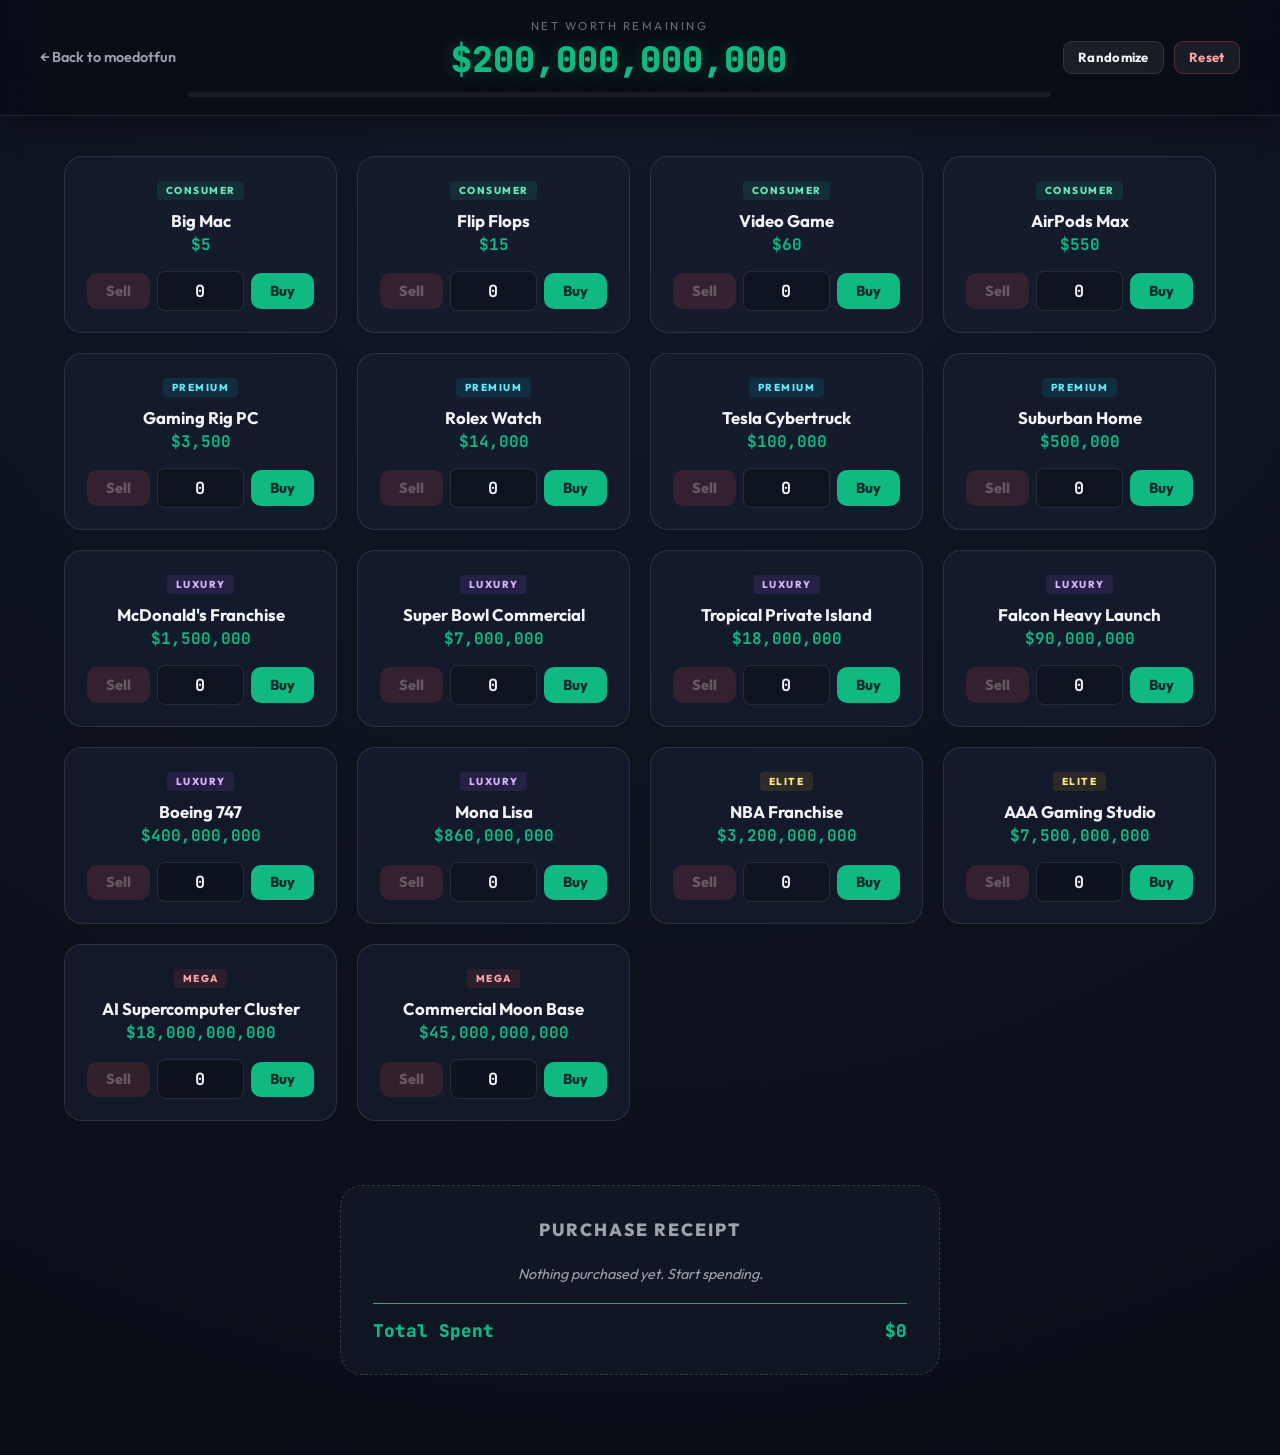
<file: demos/spend-billions/index.html>
<!DOCTYPE html>
<html lang="en">
<head>
    <meta charset="UTF-8">
    <meta name="viewport" content="width=device-width, initial-scale=1.0">
    <title>Spend Tech Billions | moedotfun</title>
    <meta name="description" content="Have $200 Billion? Spend it on rockets, islands, supercomputers, and more.">
    <link rel="preconnect" href="https://fonts.googleapis.com">
    <link rel="preconnect" href="https://fonts.gstatic.com" crossorigin>
    <link href="https://fonts.googleapis.com/css2?family=Outfit:wght@400;600;700;800&family=JetBrains+Mono:wght@600;700;800&display=swap" rel="stylesheet">
    <style>
        :root {
            --bg: #090d16;
            --card-bg: rgba(22, 31, 49, 0.7);
            --border: rgba(255, 255, 255, 0.1);
            --accent-green: #10b981;
            --accent-glow: rgba(16, 185, 129, 0.3);
            --text-main: #f3f4f6;
            --text-muted: #9ca3af;
            --red: #ef4444;
        }

        * { box-sizing: border-box; margin: 0; padding: 0; }

        body {
            font-family: 'Outfit', sans-serif;
            background: radial-gradient(circle at top center, #111827 0%, #090d16 100%);
            color: var(--text-main);
            min-height: 100vh;
            padding-bottom: 5rem;
        }

        header {
            position: sticky;
            top: 0;
            z-index: 100;
            background: rgba(9, 13, 22, 0.9);
            backdrop-filter: blur(16px);
            border-bottom: 1px solid var(--border);
            padding: 1.1rem 2rem;
            box-shadow: 0 8px 30px rgba(0,0,0,0.4);
        }

        .header-content {
            max-width: 1200px;
            margin: 0 auto;
            display: flex;
            justify-content: space-between;
            align-items: center;
            flex-wrap: wrap;
            gap: 0.75rem;
        }

        .back-link {
            color: var(--text-muted);
            text-decoration: none;
            font-weight: 600;
            font-size: 0.9rem;
            transition: color 0.2s;
        }
        .back-link:hover { color: var(--accent-green); }

        .money-header { text-align: center; flex-grow: 1; }

        .money-label {
            font-size: 0.72rem;
            text-transform: uppercase;
            letter-spacing: 2.5px;
            color: var(--text-muted);
            margin-bottom: 0.2rem;
            opacity: 0.65;
        }

        .money-amount {
            font-family: 'JetBrains Mono', monospace;
            font-size: 2.2rem;
            font-weight: 800;
            color: var(--accent-green);
            text-shadow: 0 0 20px var(--accent-glow);
            transition: all 0.25s cubic-bezier(0.175, 0.885, 0.32, 1.275);
        }

        .money-amount.negative { color: var(--red); text-shadow: 0 0 20px rgba(239,68,68,0.3); }

        .progress-container {
            width: 100%;
            height: 5px;
            background: rgba(255,255,255,0.06);
            border-radius: 999px;
            margin-top: 0.6rem;
            overflow: hidden;
        }

        .progress-bar {
            height: 100%;
            background: linear-gradient(90deg, #10b981, #06b6d4);
            width: 0%;
            transition: width 0.3s ease;
        }

        .controls { display: flex; gap: 0.6rem; }

        .btn {
            background: rgba(255,255,255,0.07);
            border: 1px solid var(--border);
            color: var(--text-main);
            padding: 0.45rem 0.9rem;
            border-radius: 9px;
            font-family: inherit;
            font-weight: 700;
            font-size: 0.82rem;
            cursor: pointer;
            transition: all 0.2s;
            letter-spacing: 0.3px;
        }
        .btn:hover {
            background: rgba(255,255,255,0.13);
            transform: translateY(-1px);
        }

        .btn-reset {
            border-color: rgba(239, 68, 68, 0.3);
            color: #fca5a5;
        }
        .btn-reset:hover { background: rgba(239, 68, 68, 0.12); }

        /* Grid */
        main {
            max-width: 1200px;
            margin: 2.5rem auto 0;
            padding: 0 1.5rem;
        }

        .grid {
            display: grid;
            grid-template-columns: repeat(auto-fill, minmax(250px, 1fr));
            gap: 1.25rem;
        }

        .card {
            background: var(--card-bg);
            border: 1px solid var(--border);
            border-radius: 18px;
            padding: 1.3rem 1.4rem;
            text-align: center;
            backdrop-filter: blur(10px);
            display: flex;
            flex-direction: column;
            justify-content: space-between;
            transition: transform 0.2s, border-color 0.2s, box-shadow 0.2s;
            min-height: 160px;
        }
        .card:hover {
            transform: translateY(-3px);
            border-color: rgba(16, 185, 129, 0.35);
            box-shadow: 0 10px 28px rgba(0,0,0,0.25);
        }

        .item-tier {
            display: inline-block;
            font-size: 0.63rem;
            font-weight: 800;
            letter-spacing: 1.5px;
            text-transform: uppercase;
            padding: 0.18rem 0.55rem;
            border-radius: 4px;
            margin-bottom: 0.65rem;
        }
        .tier-consumer { background: rgba(16,185,129,0.12); color: #6ee7b7; }
        .tier-premium  { background: rgba(6,182,212,0.12);  color: #67e8f9; }
        .tier-luxury   { background: rgba(168,85,247,0.12); color: #d8b4fe; }
        .tier-elite    { background: rgba(245,158,11,0.12); color: #fde68a; }
        .tier-mega     { background: rgba(239,68,68,0.12);  color: #fca5a5; }

        .item-name {
            font-size: 1.05rem;
            font-weight: 700;
            margin-bottom: 0.2rem;
            line-height: 1.25;
        }

        .item-cost {
            font-family: 'JetBrains Mono', monospace;
            color: var(--accent-green);
            font-weight: 700;
            font-size: 1rem;
            margin-bottom: 1rem;
        }

        .item-actions {
            display: grid;
            grid-template-columns: 1fr 1.4fr 1fr;
            gap: 0.45rem;
            align-items: center;
        }

        .btn-action {
            padding: 0.55rem;
            font-weight: 800;
            border-radius: 10px;
            font-size: 0.9rem;
            border: none;
            cursor: pointer;
            transition: opacity 0.2s, transform 0.1s;
            font-family: inherit;
        }
        .btn-action:active { transform: scale(0.94); }

        .btn-sell { background: rgba(239,68,68,0.85); color: white; }
        .btn-sell:disabled { background: rgba(239,68,68,0.15); color: rgba(255,255,255,0.25); cursor: not-allowed; }

        .btn-buy { background: var(--accent-green); color: #042f2e; }
        .btn-buy:disabled { background: rgba(16,185,129,0.15); color: rgba(255,255,255,0.25); cursor: not-allowed; }

        .item-count {
            font-family: 'JetBrains Mono', monospace;
            font-size: 1.05rem;
            font-weight: 700;
            background: rgba(0,0,0,0.25);
            padding: 0.5rem;
            border-radius: 8px;
            border: 1px solid var(--border);
        }

        /* Receipt */
        .receipt-section {
            margin-top: 4rem;
            background: rgba(17, 24, 39, 0.8);
            border: 1px dashed rgba(255,255,255,0.15);
            border-radius: 22px;
            padding: 2rem;
            max-width: 600px;
            margin-left: auto;
            margin-right: auto;
        }

        .receipt-title {
            text-align: center;
            font-size: 1.1rem;
            font-weight: 800;
            margin-bottom: 1.5rem;
            text-transform: uppercase;
            letter-spacing: 2px;
            color: var(--text-muted);
        }

        .receipt-list { list-style: none; display: flex; flex-direction: column; gap: 0.65rem; }

        .receipt-item {
            display: flex;
            justify-content: space-between;
            font-family: 'JetBrains Mono', monospace;
            font-size: 0.88rem;
            padding-bottom: 0.5rem;
            border-bottom: 1px solid rgba(255,255,255,0.04);
        }

        .receipt-total {
            margin-top: 1.25rem;
            padding-top: 0.9rem;
            border-top: 1px solid var(--accent-green);
            display: flex;
            justify-content: space-between;
            font-weight: 800;
            font-size: 1.1rem;
            font-family: 'JetBrains Mono', monospace;
            color: var(--accent-green);
        }

        .empty-receipt { text-align: center; color: var(--text-muted); font-style: italic; font-size: 0.9rem; }

        /* Toast system */
        .toast-container {
            position: fixed;
            top: 1rem;
            right: 1rem;
            z-index: 9999;
            display: flex;
            flex-direction: column;
            gap: 0.5rem;
            pointer-events: none;
        }

        .toast {
            background: rgba(17, 24, 39, 0.95);
            border: 1px solid rgba(16, 185, 129, 0.4);
            border-radius: 12px;
            padding: 0.7rem 1rem;
            font-size: 0.85rem;
            font-weight: 600;
            color: #d1fae5;
            backdrop-filter: blur(12px);
            box-shadow: 0 8px 20px rgba(0,0,0,0.4);
            animation: toastIn 0.3s cubic-bezier(0.175, 0.885, 0.32, 1.275) forwards,
                       toastOut 0.3s ease 2.7s forwards;
            max-width: 280px;
        }

        .toast .toast-label {
            font-size: 0.68rem;
            text-transform: uppercase;
            letter-spacing: 1.5px;
            color: var(--accent-green);
            opacity: 0.8;
            margin-bottom: 0.2rem;
        }

        @keyframes toastIn  { from { opacity: 0; transform: translateX(20px); } to { opacity: 1; transform: translateX(0); } }
        @keyframes toastOut { from { opacity: 1; } to { opacity: 0; } }

        /* Broke overlay */
        .broke-overlay {
            position: fixed;
            inset: 0;
            z-index: 500;
            background: rgba(0,0,0,0.85);
            backdrop-filter: blur(10px);
            display: flex;
            align-items: center;
            justify-content: center;
            opacity: 0;
            pointer-events: none;
            transition: opacity 0.4s;
        }
        .broke-overlay.active { opacity: 1; pointer-events: auto; }

        .broke-box {
            background: #0f172a;
            border: 1px solid rgba(239,68,68,0.3);
            border-radius: 24px;
            padding: 2.5rem 3rem;
            text-align: center;
            max-width: 420px;
            width: 90%;
        }

        .broke-title {
            font-size: 1.8rem;
            font-weight: 800;
            color: var(--red);
            margin-bottom: 0.75rem;
        }

        .broke-desc {
            color: var(--text-muted);
            font-size: 0.95rem;
            line-height: 1.6;
            margin-bottom: 1.75rem;
        }

        .btn-recover {
            background: rgba(239,68,68,0.15);
            border: 1px solid rgba(239,68,68,0.4);
            color: #fca5a5;
            padding: 0.65rem 1.5rem;
            border-radius: 12px;
            font-family: inherit;
            font-weight: 700;
            font-size: 0.9rem;
            cursor: pointer;
            transition: all 0.2s;
        }
        .btn-recover:hover { background: rgba(239,68,68,0.25); }
    </style>
</head>
<body>
    <header>
        <div class="header-content">
            <a href="../../index.html" class="back-link">← Back to moedotfun</a>
            <div class="money-header">
                <div class="money-label">Net Worth Remaining</div>
                <div class="money-amount" id="balance-display">$200,000,000,000</div>
                <div class="progress-container">
                    <div class="progress-bar" id="progress-bar"></div>
                </div>
            </div>
            <div class="controls">
                <button class="btn" id="btn-random">Randomize</button>
                <button class="btn btn-reset" id="btn-reset">Reset</button>
            </div>
        </div>
    </header>

    <main>
        <div class="grid" id="items-grid"></div>

        <section class="receipt-section">
            <h2 class="receipt-title">Purchase Receipt</h2>
            <ul class="receipt-list" id="receipt-list">
                <li class="empty-receipt">Nothing purchased yet. Start spending.</li>
            </ul>
            <div class="receipt-total">
                <span>Total Spent</span>
                <span id="receipt-total-val">$0</span>
            </div>
        </section>
    </main>

    <div class="toast-container" id="toast-container"></div>

    <div class="broke-overlay" id="broke-overlay">
        <div class="broke-box">
            <div class="broke-title">Liquidated.</div>
            <p class="broke-desc">
                You've spent every last dollar. No emergency fund. No backup. 
                Just a lot of very expensive decisions.
            </p>
            <button class="btn-recover" id="btn-recover">Start Over</button>
        </div>
    </div>

    <script>
        const INITIAL_MONEY = 200_000_000_000;
        let money = INITIAL_MONEY;

        const milestonesFired = new Set();

        function getTier(cost) {
            if (cost <         1_000) return { label: 'Consumer', cls: 'tier-consumer' };
            if (cost <     1_000_000) return { label: 'Premium',  cls: 'tier-premium'  };
            if (cost < 1_000_000_000) return { label: 'Luxury',   cls: 'tier-luxury'   };
            if (cost < 10_000_000_000)return { label: 'Elite',    cls: 'tier-elite'    };
            return                           { label: 'Mega',     cls: 'tier-mega'     };
        }

        const items = [
            { id:  1, name: 'Big Mac',                   cost:               5 },
            { id:  2, name: 'Flip Flops',                cost:              15 },
            { id:  3, name: 'Video Game',                cost:              60 },
            { id:  4, name: 'AirPods Max',               cost:             550 },
            { id:  5, name: 'Gaming Rig PC',             cost:           3_500 },
            { id:  6, name: 'Rolex Watch',               cost:          14_000 },
            { id:  7, name: 'Tesla Cybertruck',          cost:         100_000 },
            { id:  8, name: 'Suburban Home',             cost:         500_000 },
            { id:  9, name: "McDonald's Franchise",      cost:       1_500_000 },
            { id: 10, name: 'Super Bowl Commercial',     cost:       7_000_000 },
            { id: 11, name: 'Tropical Private Island',   cost:      18_000_000 },
            { id: 12, name: 'Falcon Heavy Launch',       cost:      90_000_000 },
            { id: 13, name: 'Boeing 747',                cost:     400_000_000 },
            { id: 14, name: 'Mona Lisa',                 cost:     860_000_000 },
            { id: 15, name: 'NBA Franchise',             cost:   3_200_000_000 },
            { id: 16, name: 'AAA Gaming Studio',         cost:   7_500_000_000 },
            { id: 17, name: 'AI Supercomputer Cluster',  cost:  18_000_000_000 },
            { id: 18, name: 'Commercial Moon Base',      cost:  45_000_000_000 }
        ].map(i => ({ ...i, count: 0 }));

        function fmt(v) { return '$' + v.toLocaleString('en-US'); }

        const balanceDisplay   = document.getElementById('balance-display');
        const progressBar      = document.getElementById('progress-bar');
        const itemsGrid        = document.getElementById('items-grid');
        const receiptList      = document.getElementById('receipt-list');
        const receiptTotalVal  = document.getElementById('receipt-total-val');
        const brokeOverlay     = document.getElementById('broke-overlay');

        function showToast(title, message) {
            const container = document.getElementById('toast-container');
            const t = document.createElement('div');
            t.className = 'toast';
            t.innerHTML = `<div class="toast-label">${title}</div>${message}`;
            container.appendChild(t);
            setTimeout(() => t.remove(), 3100);
        }

        function checkMilestones() {
            const spent = INITIAL_MONEY - money;

            if (!milestonesFired.has('first') && spent > 0) {
                milestonesFired.add('first');
                showToast('First Purchase', 'The spending begins. No going back.');
            }
            if (!milestonesFired.has('1b') && spent >= 1_000_000_000) {
                milestonesFired.add('1b');
                showToast('Milestone', 'You have spent over $1 Billion.');
            }
            if (!milestonesFired.has('10b') && spent >= 10_000_000_000) {
                milestonesFired.add('10b');
                showToast('Milestone', 'You have crossed the $10 Billion mark.');
            }
            if (!milestonesFired.has('100b') && spent >= 100_000_000_000) {
                milestonesFired.add('100b');
                showToast('Milestone', 'Over $100 Billion spent. The end is near.');
            }
            if (money <= 0) {
                brokeOverlay.classList.add('active');
            }
        }

        function renderGrid() {
            itemsGrid.innerHTML = '';
            items.forEach(item => {
                const tier = getTier(item.cost);
                const card = document.createElement('div');
                card.className = 'card';
                card.innerHTML = `
                    <div>
                        <div class="item-tier ${tier.cls}">${tier.label}</div>
                        <div class="item-name">${item.name}</div>
                        <div class="item-cost">${fmt(item.cost)}</div>
                    </div>
                    <div class="item-actions">
                        <button class="btn-action btn-sell" data-id="${item.id}" ${item.count === 0 ? 'disabled' : ''}>Sell</button>
                        <span class="item-count" id="count-${item.id}">${item.count}</span>
                        <button class="btn-action btn-buy"  data-id="${item.id}" ${money < item.cost ? 'disabled' : ''}>Buy</button>
                    </div>
                `;
                itemsGrid.appendChild(card);
            });
        }

        function updateUI() {
            balanceDisplay.textContent = fmt(money);
            balanceDisplay.classList.toggle('negative', money <= 0);

            const spent = INITIAL_MONEY - money;
            progressBar.style.width = ((spent / INITIAL_MONEY) * 100) + '%';

            items.forEach(item => {
                const countEl = document.getElementById(`count-${item.id}`);
                if (!countEl) return;
                countEl.textContent = item.count;
                const card    = countEl.closest('.card');
                card.querySelector('.btn-sell').disabled = item.count === 0;
                card.querySelector('.btn-buy').disabled  = money < item.cost;
            });

            const bought = items.filter(i => i.count > 0);
            if (bought.length === 0) {
                receiptList.innerHTML = '<li class="empty-receipt">Nothing purchased yet. Start spending.</li>';
                receiptTotalVal.textContent = '$0';
            } else {
                receiptList.innerHTML = bought.map(i =>
                    `<li class="receipt-item"><span>${i.name} ×${i.count}</span><span>${fmt(i.cost * i.count)}</span></li>`
                ).join('');
                receiptTotalVal.textContent = fmt(spent);
            }
        }

        itemsGrid.addEventListener('click', e => {
            const btn = e.target.closest('[data-id]');
            if (!btn) return;
            const id   = +btn.dataset.id;
            const item = items.find(i => i.id === id);
            if (!item) return;

            if (btn.classList.contains('btn-buy') && money >= item.cost) {
                money -= item.cost;
                item.count++;
                checkMilestones();
                updateUI();
            } else if (btn.classList.contains('btn-sell') && item.count > 0) {
                money += item.cost;
                item.count--;
                brokeOverlay.classList.remove('active');
                updateUI();
            }
        });

        document.getElementById('btn-reset').addEventListener('click', () => {
            money = INITIAL_MONEY;
            items.forEach(i => i.count = 0);
            milestonesFired.clear();
            brokeOverlay.classList.remove('active');
            updateUI();
        });

        document.getElementById('btn-recover').addEventListener('click', () => {
            money = INITIAL_MONEY;
            items.forEach(i => i.count = 0);
            milestonesFired.clear();
            brokeOverlay.classList.remove('active');
            updateUI();
        });

        document.getElementById('btn-random').addEventListener('click', () => {
            const affordable = items.filter(i => i.cost <= money);
            if (!affordable.length) return;
            const pick = affordable[Math.floor(Math.random() * affordable.length)];
            money -= pick.cost;
            pick.count++;
            checkMilestones();
            updateUI();
        });

        renderGrid();
        updateUI();
    </script>
</body>
</html>
</file>
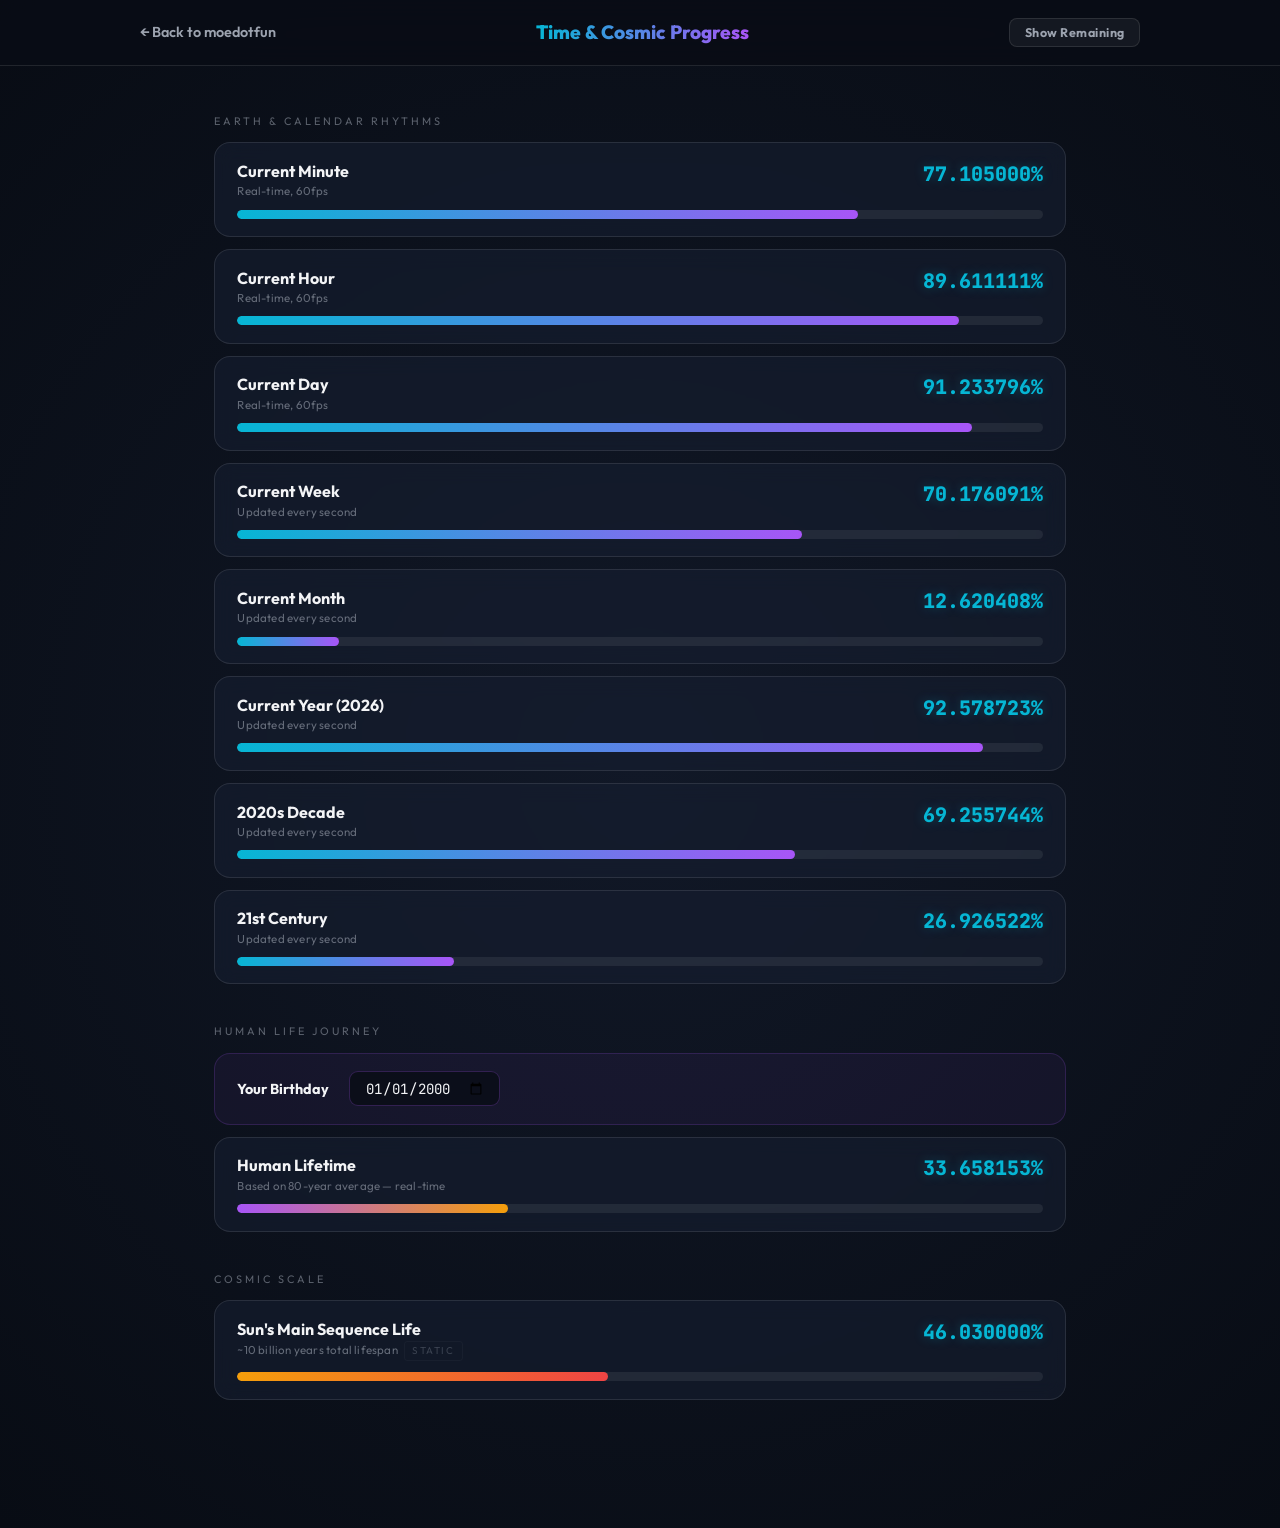
<file: demos/time-progress/index.html>
<!DOCTYPE html>
<html lang="en">
<head>
    <meta charset="UTF-8">
    <meta name="viewport" content="width=device-width, initial-scale=1.0">
    <title>Time & Cosmic Progress | moedotfun</title>
    <meta name="description" content="Live real-time percentage progress of minute, day, year, life, and cosmic scales.">
    <link rel="preconnect" href="https://fonts.googleapis.com">
    <link rel="preconnect" href="https://fonts.gstatic.com" crossorigin>
    <link href="https://fonts.googleapis.com/css2?family=Outfit:wght@400;600;700;800&family=JetBrains+Mono:wght@600;700;800&display=swap" rel="stylesheet">
    <style>
        :root {
            --bg: #090d16;
            --card-bg: rgba(22, 31, 49, 0.6);
            --border: rgba(255, 255, 255, 0.1);
            --cyan: #06b6d4;
            --purple: #a855f7;
            --text-main: #f3f4f6;
            --text-muted: #9ca3af;
        }

        * { box-sizing: border-box; margin: 0; padding: 0; }

        body {
            font-family: 'Outfit', sans-serif;
            background: radial-gradient(circle at center, #111827 0%, #080c14 100%);
            color: var(--text-main);
            min-height: 100vh;
            padding-bottom: 5rem;
        }

        header {
            background: rgba(9, 13, 22, 0.9);
            backdrop-filter: blur(16px);
            border-bottom: 1px solid var(--border);
            padding: 1.1rem 2rem;
            position: sticky;
            top: 0;
            z-index: 100;
        }

        .header-content {
            max-width: 1000px;
            margin: 0 auto;
            display: flex;
            justify-content: space-between;
            align-items: center;
            gap: 1rem;
        }

        .back-link {
            color: var(--text-muted);
            text-decoration: none;
            font-weight: 600;
            font-size: 0.9rem;
            transition: color 0.2s;
            white-space: nowrap;
        }
        .back-link:hover { color: var(--cyan); }

        .header-title {
            font-size: 1.2rem;
            font-weight: 800;
            background: linear-gradient(90deg, #06b6d4, #a855f7);
            -webkit-background-clip: text;
            -webkit-text-fill-color: transparent;
            white-space: nowrap;
        }

        .btn-toggle-mode {
            background: rgba(255,255,255,0.05);
            border: 1px solid var(--border);
            color: var(--text-muted);
            padding: 0.4rem 0.9rem;
            border-radius: 8px;
            font-family: inherit;
            font-size: 0.78rem;
            font-weight: 700;
            cursor: pointer;
            transition: all 0.2s;
            letter-spacing: 0.5px;
            white-space: nowrap;
        }
        .btn-toggle-mode:hover {
            background: rgba(255,255,255,0.1);
            color: var(--text-main);
            border-color: rgba(255,255,255,0.2);
        }

        main {
            max-width: 900px;
            margin: 3rem auto;
            padding: 0 1.5rem;
        }

        .section-label {
            font-size: 0.68rem;
            text-transform: uppercase;
            letter-spacing: 3px;
            color: var(--text-muted);
            margin: 2.5rem 0 0.9rem 0;
            opacity: 0.55;
        }

        .progress-card {
            background: var(--card-bg);
            border: 1px solid var(--border);
            border-radius: 16px;
            padding: 1.1rem 1.4rem;
            margin-bottom: 0.75rem;
            backdrop-filter: blur(10px);
            transition: border-color 0.2s, transform 0.2s;
        }
        .progress-card:hover {
            border-color: rgba(6, 182, 212, 0.25);
            transform: translateY(-1px);
        }

        .card-header {
            display: flex;
            justify-content: space-between;
            align-items: flex-start;
            margin-bottom: 0.7rem;
            gap: 1rem;
        }

        .card-meta { flex: 1; }

        .card-name {
            font-size: 1rem;
            font-weight: 700;
        }

        .card-sublabel {
            font-size: 0.72rem;
            color: var(--text-muted);
            margin-top: 0.15rem;
            opacity: 0.6;
            letter-spacing: 0.2px;
        }

        .card-pct {
            font-family: 'JetBrains Mono', monospace;
            font-size: 1.25rem;
            font-weight: 800;
            color: var(--cyan);
            text-shadow: 0 0 12px rgba(6, 182, 212, 0.3);
            white-space: nowrap;
        }

        .bar-outer {
            width: 100%;
            height: 9px;
            background: rgba(255, 255, 255, 0.07);
            border-radius: 999px;
            overflow: hidden;
        }

        .bar-inner {
            height: 100%;
            background: linear-gradient(90deg, #06b6d4, #a855f7);
            border-radius: 999px;
            transition: width 0.08s linear;
        }

        .bar-inner.slow { transition: width 0.5s ease; }
        .bar-inner.static { transition: none; }

        /* Birthday block */
        .birthday-card {
            background: rgba(168, 85, 247, 0.06);
            border: 1px solid rgba(168, 85, 247, 0.18);
            border-radius: 16px;
            padding: 1.1rem 1.4rem;
            display: flex;
            align-items: center;
            gap: 1.25rem;
            flex-wrap: wrap;
            margin-bottom: 0.75rem;
        }

        .birthday-card label {
            font-weight: 700;
            font-size: 0.9rem;
            color: var(--text-main);
            white-space: nowrap;
        }

        .birthday-card input[type="date"] {
            background: rgba(9, 13, 22, 0.8);
            border: 1px solid rgba(168, 85, 247, 0.25);
            color: var(--text-main);
            padding: 0.4rem 0.9rem;
            border-radius: 9px;
            font-family: 'JetBrains Mono', monospace;
            font-size: 0.88rem;
            outline: none;
            transition: border-color 0.2s;
            cursor: pointer;
        }
        .birthday-card input[type="date"]:focus {
            border-color: rgba(168, 85, 247, 0.5);
        }

        /* Life & cosmic bar variants */
        .bar-inner.life   { background: linear-gradient(90deg, #a855f7, #f59e0b); }
        .bar-inner.cosmic { background: linear-gradient(90deg, #f59e0b, #ef4444); }

        .static-tag {
            display: inline-block;
            font-size: 0.62rem;
            text-transform: uppercase;
            letter-spacing: 1.5px;
            color: var(--text-muted);
            padding: 0.15rem 0.45rem;
            border: 1px solid rgba(255,255,255,0.1);
            border-radius: 3px;
            margin-left: 0.4rem;
            vertical-align: middle;
            opacity: 0.5;
        }
    </style>
</head>
<body>
    <header>
        <div class="header-content">
            <a href="../../index.html" class="back-link">← Back to moedotfun</a>
            <h1 class="header-title">Time &amp; Cosmic Progress</h1>
            <button class="btn-toggle-mode" id="btn-toggle-mode">Show Remaining</button>
        </div>
    </header>

    <main>
        <div class="section-label">Earth &amp; Calendar Rhythms</div>
        <div id="container-fast"></div>
        <div id="container-slow"></div>

        <div class="section-label">Human Life Journey</div>
        <div class="birthday-card">
            <label for="birthdate">Your Birthday</label>
            <input type="date" id="birthdate" value="2000-01-01">
        </div>
        <div id="container-life"></div>

        <div class="section-label">Cosmic Scale</div>
        <div id="container-cosmic"></div>
    </main>

    <script>
        let showRemaining = false;

        // Fast metrics: updated via requestAnimationFrame (60fps)
        const fastMetrics = [
            {
                id: 'sec',
                name: 'Current Minute',
                sublabel: 'Real-time, 60fps',
                calc: n => (n.getSeconds() + n.getMilliseconds() / 1000) / 60
            },
            {
                id: 'min',
                name: 'Current Hour',
                sublabel: 'Real-time, 60fps',
                calc: n => (n.getMinutes() * 60 + n.getSeconds()) / 3600
            },
            {
                id: 'hour',
                name: 'Current Day',
                sublabel: 'Real-time, 60fps',
                calc: n => (n.getHours() * 3600 + n.getMinutes() * 60 + n.getSeconds()) / 86400
            }
        ];

        // Slow metrics: updated every 1 second
        const slowMetrics = [
            {
                id: 'week',
                name: 'Current Week',
                sublabel: 'Updated every second',
                calc: n => {
                    const day = (n.getDay() + 6) % 7;
                    return (day * 86400 + n.getHours() * 3600 + n.getMinutes() * 60 + n.getSeconds()) / (7 * 86400);
                }
            },
            {
                id: 'month',
                name: 'Current Month',
                sublabel: 'Updated every second',
                calc: n => {
                    const daysInMonth = new Date(n.getFullYear(), n.getMonth() + 1, 0).getDate();
                    const sec = (n.getDate() - 1) * 86400 + n.getHours() * 3600 + n.getMinutes() * 60 + n.getSeconds();
                    return sec / (daysInMonth * 86400);
                }
            },
            {
                id: 'year',
                name: () => `Current Year (${new Date().getFullYear()})`,
                sublabel: 'Updated every second',
                calc: n => {
                    const s = new Date(n.getFullYear(), 0, 1);
                    const e = new Date(n.getFullYear() + 1, 0, 1);
                    return (n - s) / (e - s);
                }
            },
            {
                id: 'decade',
                name: '2020s Decade',
                sublabel: 'Updated every second',
                calc: n => (n - new Date(2020, 0, 1)) / (new Date(2030, 0, 1) - new Date(2020, 0, 1))
            },
            {
                id: 'century',
                name: '21st Century',
                sublabel: 'Updated every second',
                calc: n => (n - new Date(2000, 0, 1)) / (new Date(2100, 0, 1) - new Date(2000, 0, 1))
            }
        ];

        // Cosmic: static (no live update needed)
        const cosmicMetrics = [
            {
                id: 'sun',
                name: "Sun's Main Sequence Life",
                sublabel: '~10 billion years total lifespan',
                value: 0.4603
            }
        ];

        function fmtPct(ratio) {
            const v = showRemaining ? (1 - ratio) : ratio;
            return (Math.min(1, Math.max(0, v)) * 100).toFixed(6) + '%';
        }

        function makeCard(container, id, name, sublabel, barClass = '') {
            const nameStr = typeof name === 'function' ? name() : name;
            const card = document.createElement('div');
            card.className = 'progress-card';
            card.innerHTML = `
                <div class="card-header">
                    <div class="card-meta">
                        <div class="card-name">${nameStr}</div>
                        <div class="card-sublabel">${sublabel}</div>
                    </div>
                    <div class="card-pct" id="pct-${id}">0.000000%</div>
                </div>
                <div class="bar-outer">
                    <div class="bar-inner${barClass ? ' ' + barClass : ''}" id="bar-${id}" style="width:0%"></div>
                </div>
            `;
            container.appendChild(card);
        }

        const containerFast   = document.getElementById('container-fast');
        const containerSlow   = document.getElementById('container-slow');
        const containerLife   = document.getElementById('container-life');
        const containerCosmic = document.getElementById('container-cosmic');

        fastMetrics.forEach(m => makeCard(containerFast, m.id, m.name, m.sublabel));
        slowMetrics.forEach(m => makeCard(containerSlow, m.id, m.name, m.sublabel, 'slow'));
        makeCard(containerLife, 'life', 'Human Lifetime', 'Based on 80-year average — real-time', 'life');

        cosmicMetrics.forEach(m => {
            makeCard(containerCosmic, m.id, m.name, m.sublabel + '<span class="static-tag">static</span>', 'cosmic static');
        });

        function setCard(id, ratio) {
            const pct = fmtPct(ratio);
            const w   = (showRemaining ? (1 - Math.min(1, Math.max(0, ratio))) : Math.min(1, Math.max(0, ratio))) * 100;
            document.getElementById(`pct-${id}`).textContent = pct;
            document.getElementById(`bar-${id}`).style.width = w + '%';
        }

        const birthdateInput = document.getElementById('birthdate');

        // RAF loop — fast metrics + life
        function updateFast() {
            const now = new Date();
            fastMetrics.forEach(m => setCard(m.id, m.calc(now)));

            const birth = new Date(birthdateInput.value);
            if (!isNaN(birth)) {
                const lifeRatio = (now - birth) / (80 * 365.25 * 86400 * 1000);
                setCard('life', lifeRatio);
            }
            requestAnimationFrame(updateFast);
        }

        // 1s interval — slow metrics
        function updateSlow() {
            const now = new Date();
            slowMetrics.forEach(m => setCard(m.id, m.calc(now)));
        }

        // Cosmic is static
        function updateCosmic() {
            cosmicMetrics.forEach(m => setCard(m.id, m.value));
        }

        requestAnimationFrame(updateFast);
        updateSlow();
        updateCosmic();
        setInterval(updateSlow, 1000);

        // Toggle mode
        document.getElementById('btn-toggle-mode').addEventListener('click', function () {
            showRemaining = !showRemaining;
            this.textContent = showRemaining ? 'Show Elapsed' : 'Show Remaining';
            updateSlow();
            updateCosmic();
        });
    </script>
</body>
</html>
</file>
<file: styles.css>
/* Reset & Global */
*, *::before, *::after {
    box-sizing: border-box;
    margin: 0;
    padding: 0;
}

body {
    background-color: #ffffff;
    color: #111111;
    font-family: -apple-system, BlinkMacSystemFont, "Segoe UI", Roboto, Helvetica, Arial, sans-serif;
    -webkit-font-smoothing: antialiased;
    -moz-osx-font-smoothing: grayscale;
    min-height: 100vh;
}

.site-wrapper {
    max-width: 1060px;
    margin: 0 auto;
    padding: 40px 20px 80px;
}

/* Header */
.site-header {
    text-align: center;
    margin-bottom: 40px;
    padding-top: 10px;
}

.brand-title {
    font-size: 42px;
    font-weight: 900;
    letter-spacing: -0.5px;
    line-height: 1;
    margin-bottom: 8px;
}

.brand-title a {
    color: #111111;
    text-decoration: none;
    display: inline-flex;
    align-items: center;
    gap: 4px;
}

.brand-title a:hover {
    opacity: 0.9;
}

.brand-dot {
    font-weight: 400;
    color: #555555;
}

.brand-subtitle {
    font-size: 16px;
    color: #666666;
    font-weight: 500;
}

/* Grid */
.grid-container {
    display: grid;
    grid-template-columns: repeat(3, 1fr);
    gap: 20px;
    width: 100%;
}

/* Card Banner */
.card-banner {
    position: relative;
    display: block;
    aspect-ratio: 16 / 6.8;
    border-radius: 16px;
    border: 2px solid #111111;
    background-color: #ffffff;
    overflow: hidden;
    text-decoration: none;
    cursor: pointer;
    box-shadow: 0 2px 6px rgba(0, 0, 0, 0.04);
    transition: transform 0.16s cubic-bezier(0.34, 1.56, 0.64, 1), box-shadow 0.16s ease;
}

.card-banner:hover {
    transform: translateY(-4px) scale(1.02);
    box-shadow: 0 12px 28px rgba(0, 0, 0, 0.12);
    background-color: #111111;
}

.card-banner:hover .card-minimal {
    color: #ffffff;
}

.card-banner:active {
    transform: translateY(-1px) scale(0.99);
}

.card-banner:focus-visible {
    outline: 3px solid #0066ff;
    outline-offset: 3px;
}

/* Minimalist SVG + Text Card */
.card-minimal {
    width: 100%;
    height: 100%;
    display: flex;
    align-items: center;
    justify-content: center;
    gap: 12px;
    padding: 16px 20px;
    color: #111111;
    transition: color 0.16s ease;
}

.card-icon {
    width: 28px;
    height: 28px;
    flex-shrink: 0;
    display: inline-flex;
    align-items: center;
    justify-content: center;
}

.card-icon svg {
    width: 100%;
    height: 100%;
    fill: none;
    stroke: currentColor;
    stroke-width: 1.9;
    stroke-linecap: round;
    stroke-linejoin: round;
}

.card-title {
    font-size: 22px;
    font-weight: 800;
    letter-spacing: -0.4px;
    line-height: 1.1;
}

/* Footer */
.site-footer {
    text-align: center;
    margin-top: 60px;
    font-size: 14px;
    color: #777777;
}

.site-footer a {
    color: #333333;
    font-weight: 600;
    text-decoration: none;
}

.site-footer a:hover {
    text-decoration: underline;
}

/* Responsive */
@media (max-width: 960px) {
    .grid-container {
        grid-template-columns: repeat(2, 1fr);
        gap: 16px;
    }
    
    .site-wrapper {
        padding: 30px 16px 60px;
    }

    .brand-title {
        font-size: 36px;
    }
}

@media (max-width: 560px) {
    .grid-container {
        grid-template-columns: 1fr;
        gap: 14px;
    }

    .site-header {
        margin-bottom: 28px;
    }

    .brand-title {
        font-size: 32px;
    }

    .brand-subtitle {
        font-size: 14px;
    }
}
</file>
